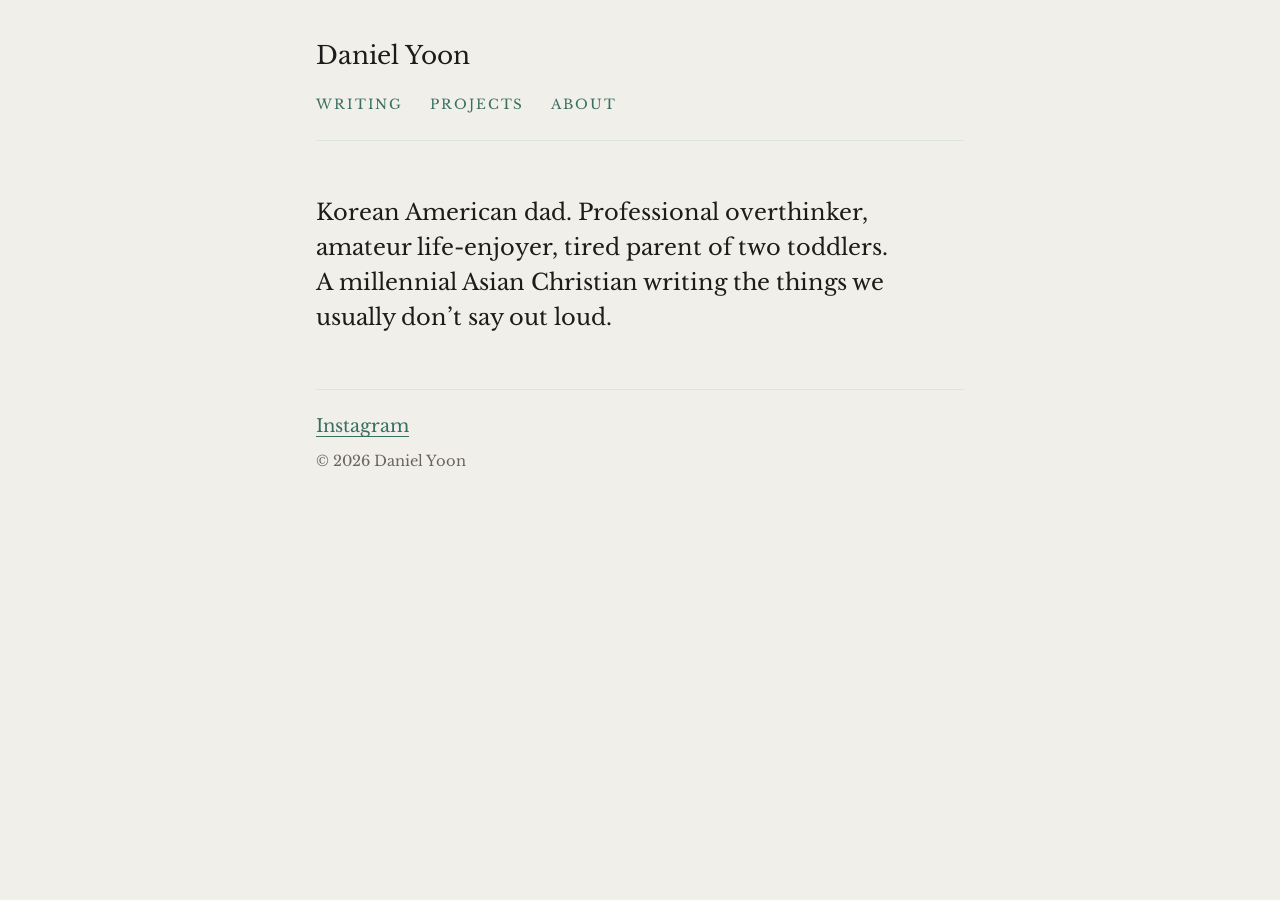
<file: index.html>
<!DOCTYPE html>
<html lang="en">
<head>
  <meta charset="utf-8">
  <!-- Makes the page fit phone screens instead of showing a tiny desktop page -->
  <meta name="viewport" content="width=device-width, initial-scale=1">
  <!-- The name in the browser tab, and the summary search engines show -->
  <title>Daniel Yoon</title>
  <meta name="description" content="Korean American dad. A millennial Asian Christian writing the things we usually don’t say out loud.">

  <!-- What shows when the link is shared in a message or on social media -->
  <meta property="og:title" content="Daniel Yoon">
  <meta property="og:description" content="Korean American dad. A millennial Asian Christian writing the things we usually don’t say out loud.">
  <meta property="og:url" content="https://danielyoonwrites.github.io/">
  <meta property="og:type" content="website">

  <!-- Fonts from Google Fonts: Libre Baskerville (Regular and Italic) for English,
       Nanum Myeongjo ExtraBold for any Korean -->
  <link rel="preconnect" href="https://fonts.googleapis.com">
  <link rel="preconnect" href="https://fonts.gstatic.com" crossorigin>
  <link rel="stylesheet" href="https://fonts.googleapis.com/css2?family=Libre+Baskerville:ital,wght@0,400;1,400&family=Nanum+Myeongjo:wght@800&display=swap">

  <!-- The shared look for every page: colors, fonts, spacing.
       Raise the ?v= number on every page whenever style.css changes,
       so phones load the new copy right away instead of a saved old one. -->
  <link rel="stylesheet" href="style.css?v=2">
</head>
<body>

  <!-- Header: the same on every page. Copy it as is into new pages. -->
  <header class="site-header">
    <a class="site-name" href="index.html">Daniel Yoon</a>
    <nav>
      <ul>
        <!-- aria-current="page" marks the page you’re on. Move it to the matching link on each page.
             There is no Home link: the name "Daniel Yoon" above goes to Home. -->
        <li><a href="writing.html">Writing</a></li>
        <li><a href="projects.html">Projects</a></li>
        <li><a href="about.html">About</a></li>
      </ul>
    </nav>
  </header>

  <!-- The main part of the page. Edit the words here. -->
  <main>
    <p class="intro">Korean American dad. Professional overthinker, amateur life-enjoyer, tired parent of two toddlers. A&nbsp;millennial Asian Christian writing the things we usually don’t say out loud.</p>
  </main>

  <!-- Footer: the same on every page -->
  <footer class="site-footer">
    <p><a href="https://www.instagram.com/theshykoreandad/">Instagram</a></p>
    <p class="small-print">© 2026 Daniel Yoon</p>
  </footer>

</body>
</html>
</file>
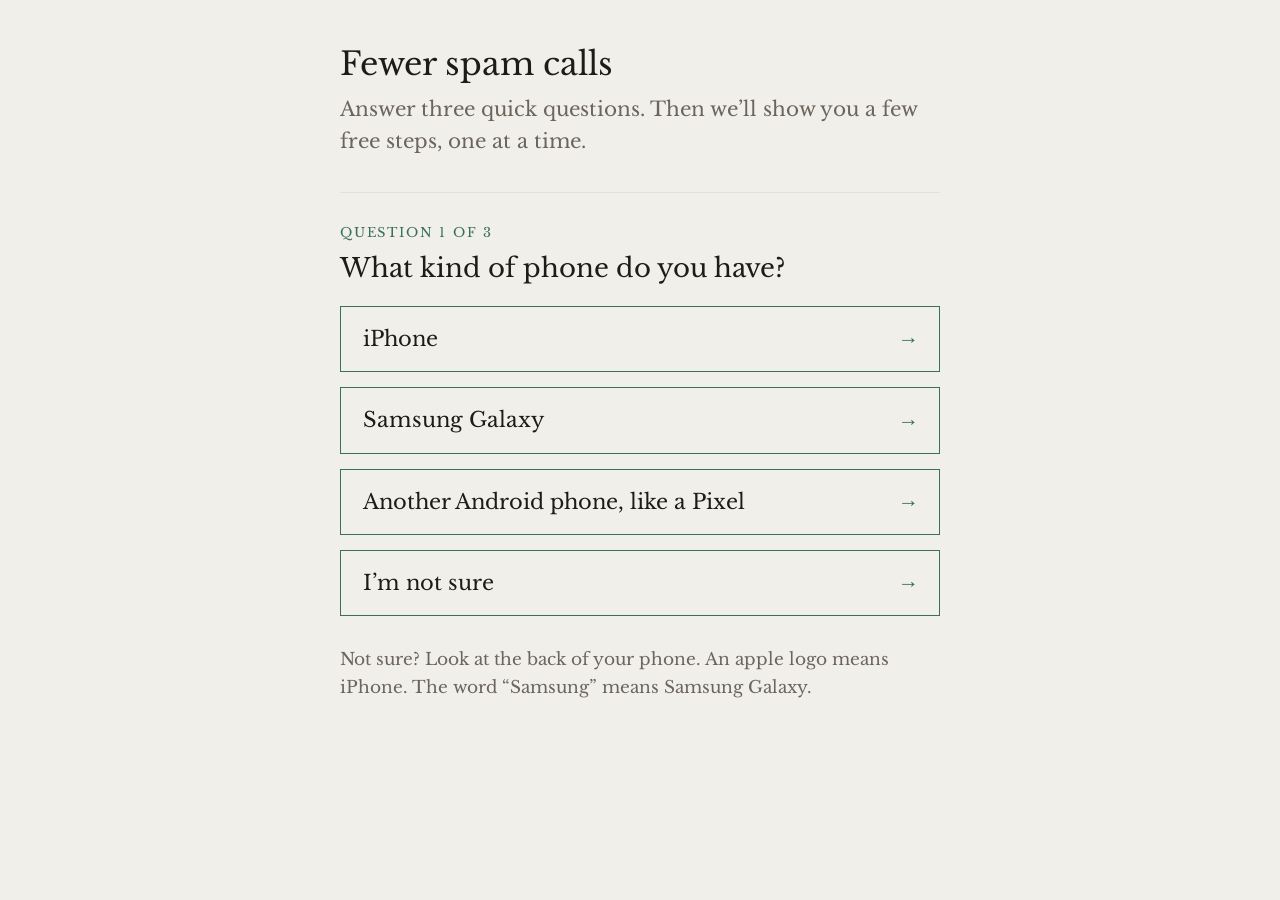
<file: fewer-spam-calls/index.html>
<!DOCTYPE html>
<html lang="en">
<head>
  <meta charset="utf-8">
  <!-- Makes the page fit phone screens instead of showing a tiny desktop page -->
  <meta name="viewport" content="width=device-width, initial-scale=1">
  <title>Fewer spam calls</title>
  <meta name="description" content="Answer three quick questions and get simple, free steps to cut down robocalls and spam calls.">

  <!-- What shows when the link is shared in a message -->
  <meta property="og:title" content="Fewer spam calls">
  <meta property="og:description" content="Answer three quick questions and get simple, free steps to cut down robocalls and spam calls.">
  <meta property="og:url" content="https://danielyoonwrites.github.io/fewer-spam-calls/">
  <meta property="og:type" content="website">

  <!-- Font from Google Fonts: Libre Baskerville, Regular and Italic -->
  <link rel="preconnect" href="https://fonts.googleapis.com">
  <link rel="preconnect" href="https://fonts.gstatic.com" crossorigin>
  <link rel="stylesheet" href="https://fonts.googleapis.com/css2?family=Libre+Baskerville:ital,wght@0,400;1,400&display=swap">

  <!-- The guide's own look: Moon jar colors, bigger text for easy reading -->
  <!-- The "?v=3" makes phones load the newest copy. Raise the number whenever style.css or guide.js changes. -->
  <link rel="stylesheet" href="style.css?v=3">

  <!-- Marks the page as "JavaScript on", so it shows one screen at a time.
       Without JavaScript, every step shows on one page instead. -->
  <script>document.documentElement.classList.add('js');</script>
  <script src="guide.js?v=3" defer></script>
</head>
<body>

  <main>
    <h1>Fewer spam calls</h1>
    <p class="intro">Answer three quick questions. Then we’ll show you a few free steps, one at a time.</p>


    <!-- ============ The three questions ============ -->

    <section class="screen" id="question-phone" data-screen>
      <p class="progress">Question 1 of 3</p>
      <h2 tabindex="-1">What kind of phone do you have?</h2>
      <div class="choices">
        <button class="choice" data-question="phone" data-answer="iphone">iPhone</button>
        <button class="choice" data-question="phone" data-answer="samsung">Samsung Galaxy</button>
        <button class="choice" data-question="phone" data-answer="android">Another Android phone, like a Pixel</button>
        <button class="choice" data-question="phone" data-answer="unsure">I’m not sure</button>
      </div>
      <p class="hint">Not sure? Look at the back of your phone. An apple logo means iPhone. The word “Samsung” means Samsung Galaxy.</p>
    </section>

    <section class="screen" id="question-carrier" data-screen>
      <p class="progress">Question 2 of 3</p>
      <h2 tabindex="-1">Which phone company do you pay?</h2>
      <div class="choices">
        <button class="choice" data-question="carrier" data-answer="tmobile">T-Mobile</button>
        <button class="choice" data-question="carrier" data-answer="verizon">Verizon</button>
        <button class="choice" data-question="carrier" data-answer="att">AT&amp;T</button>
        <button class="choice" data-question="carrier" data-answer="other">Another company, or I’m not sure</button>
      </div>
      <p class="hint">It’s the company on your phone bill.</p>
      <button class="back" data-back>Back</button>
    </section>

    <section class="screen" id="question-state" data-screen>
      <p class="progress">Question 3 of 3</p>
      <h2 tabindex="-1">Do you live in California?</h2>
      <div class="choices">
        <button class="choice" data-question="state" data-answer="california">Yes</button>
        <button class="choice" data-question="state" data-answer="other">No</button>
      </div>
      <button class="back" data-back>Back</button>
    </section>


    <!-- ============ The steps ============
         Each step is one screen. A step with data-phone, data-carrier or data-state
         only shows for people who chose that answer. -->

    <section class="screen step" data-screen data-step>
      <p class="progress"></p>
      <h2 tabindex="-1">Join the Do Not Call list</h2>
      <ul>
        <li>It’s free. You only do it once.</li>
        <li>From this phone, call <a href="tel:18883821222">1-888-382-1222</a> and follow the steps.</li>
        <li>Or sign up at <a href="https://www.donotcall.gov">DoNotCall.gov</a>.</li>
        <li>Sales calls can take up to 31 days to stop.</li>
      </ul>
      <p class="aside">Scammers ignore this list, so keep going.</p>
    </section>

    <section class="screen step" data-screen data-step data-carrier="tmobile">
      <p class="progress"></p>
      <h2 tabindex="-1">Turn on T-Mobile’s free Scam Block</h2>
      <ul>
        <li>Open your Phone app.</li>
        <li>Dial <strong>#662#</strong> and press call.</li>
        <li>That’s it. You can also turn on Scam Block in the free T-Life app.</li>
      </ul>
    </section>

    <section class="screen step" data-screen data-step data-carrier="verizon">
      <p class="progress"></p>
      <h2 tabindex="-1">Turn on Verizon’s free Call Filter</h2>
      <ul>
        <li>Open the Verizon Protect app.</li>
        <li>Tap Services, then Call Filter, then Manage.</li>
        <li>Tap Spam &amp; category filters.</li>
        <li>Turn on the Spam filter switch.</li>
      </ul>
      <p class="aside">Phone can’t use that app? Use the My Verizon app instead.</p>
    </section>

    <section class="screen step" data-screen data-step data-carrier="att">
      <p class="progress"></p>
      <h2 tabindex="-1">Get AT&amp;T’s free ActiveArmor app</h2>
      <ul>
        <li>Download the AT&amp;T ActiveArmor app. It’s free.</li>
        <li>It blocks fraud calls on its own.</li>
        <li>In the app, tap Calls. Set Spam calls to Block.</li>
      </ul>
    </section>

    <section class="screen step" data-screen data-step data-carrier="other">
      <p class="progress"></p>
      <h2 tabindex="-1">Ask your phone company</h2>
      <ul>
        <li>Call your phone company. The number is on your bill.</li>
        <li>Ask: “Do you have free spam call blocking? Can you turn it on for me?”</li>
      </ul>
    </section>

    <!-- iPhone steps follow Apple's guide for iOS 26; check them on iOS 27 (SPEC.md build step 4). -->
    <section class="screen step" data-screen data-step data-phone="iphone">
      <p class="progress"></p>
      <h2 tabindex="-1">Quiet unknown callers on your iPhone</h2>
      <ul>
        <li>First, save your doctor, pharmacy and family as contacts, so they still ring.</li>
        <li>Open Settings. Tap Apps, then Phone.</li>
        <li>Find unknown callers and choose “Silence.” Their calls go to voicemail.</li>
      </ul>
    </section>

    <section class="screen step" data-screen data-step data-phone="samsung">
      <p class="progress"></p>
      <h2 tabindex="-1">Turn on spam blocking on your Samsung</h2>
      <ul>
        <li>Open the Phone app.</li>
        <li>Tap the three dots, then Settings.</li>
        <li>Tap Caller ID and spam protection, and turn it on.</li>
        <li>Turn on Block spam and scam calls.</li>
      </ul>
    </section>

    <section class="screen step" data-screen data-step data-phone="android">
      <p class="progress"></p>
      <h2 tabindex="-1">Turn on spam filtering on your phone</h2>
      <ul>
        <li>Open the Phone app.</li>
        <li>Tap the three dots, then Settings.</li>
        <li>Tap Caller ID and spam.</li>
        <li>Turn on “See caller ID &amp; spam” and “Filter spam calls.”</li>
      </ul>
      <p class="aside">Newer Pixel phones block spam through Call Screen instead, in the same Settings.</p>
    </section>

    <section class="screen step" data-screen data-step data-state="california">
      <p class="progress"></p>
      <h2 tabindex="-1">Use California’s free DROP tool</h2>
      <ul>
        <li>One request asks over 600 companies that sell personal information to delete yours.</li>
        <li>Go to <a href="https://privacy.ca.gov/drop/">privacy.ca.gov/drop</a>.</li>
        <li>It checks that you live in California, then asks for things like your name, date of birth and email. Add your phone number too.</li>
        <li>Write down the 8-digit DROP ID it gives you, and keep it private.</li>
      </ul>
      <p class="aside">Helping a parent? You can send a request for them, with their permission.</p>
    </section>

    <section class="screen step" data-screen data-step>
      <p class="progress"></p>
      <h2 tabindex="-1">When a spam call gets through</h2>
      <ul>
        <li>Hang up.</li>
        <li>Don’t press any buttons, even “press 1 to be removed.”</li>
        <li>Don’t trust caller ID. Scammers fake numbers.</li>
        <li>Spam text? Forward it to <strong>7726</strong>.</li>
      </ul>
      <p class="aside">Want to report a call? Use <a href="https://www.donotcall.gov">DoNotCall.gov</a>. Lost money? Use <a href="https://reportfraud.ftc.gov">ReportFraud.ftc.gov</a>.</p>
    </section>

    <!-- Buttons under each step -->
    <nav class="step-buttons" aria-label="Steps">
      <button class="next" data-next>Done, next step</button>
      <button class="back" data-back>Back</button>
    </nav>


    <!-- ============ The end ============ -->

    <section class="screen" id="finished" data-screen>
      <h2 tabindex="-1">You’re all set</h2>
      <p>You’ll still get a spam call now and then, but fewer of them.</p>
      <button class="choice" data-restart>Start over</button>

      <!-- Where every fact comes from. Update these when the facts are checked again. -->
      <details class="sources">
        <summary>Where this comes from (last checked October 24, 2026)</summary>
        <ul>
          <li><a href="https://consumer.ftc.gov/articles/national-do-not-call-registry-faqs">FTC: National Do Not Call Registry FAQs</a></li>
          <li><a href="https://consumer.ftc.gov/articles/how-block-unwanted-calls">FTC: How to block unwanted calls</a></li>
          <li><a href="https://consumer.ftc.gov/articles/how-recognize-and-report-spam-text-messages">FTC: How to recognize and report spam text messages</a></li>
          <li><a href="https://www.fcc.gov/call-blocking">FCC: Call blocking tools and resources</a></li>
          <li><a href="https://consumer.ftc.gov/articles/robocalls">FTC: Robocalls</a></li>
          <li><a href="https://www.t-mobile.com/support/plans-features/block-unwanted-calls">T-Mobile: Block unwanted calls</a></li>
          <li><a href="https://www.t-mobile.com/support/plans-features/help-with-scams-spam-and-fraud">T-Mobile: Help with scams and spam</a></li>
          <li><a href="https://www.verizon.com/support/knowledge-base-217615/">Verizon: Enable spam filter</a></li>
          <li><a href="https://www.verizon.com/support/call-filter-faqs/">Verizon: Call Filter FAQs</a></li>
          <li><a href="https://www.att.com/support/article/wireless/KM1147710/">AT&amp;T: Use the ActiveArmor app</a></li>
          <li><a href="https://support.apple.com/guide/iphone/screen-and-block-calls-iphe4b3f7823/ios">Apple: Screen and block calls on iPhone</a></li>
          <li><a href="https://support.google.com/phoneapp/answer/3459196">Google: Use caller ID and spam protection</a></li>
          <li><a href="https://www.samsung.com/us/support/answer/ANS10003438/">Samsung: Block spam calls with Smart Call</a></li>
          <li><a href="https://privacy.ca.gov/drop/">California: Delete Request and Opt-out Platform (DROP)</a></li>
          <li><a href="https://privacy.ca.gov/drop/help-with-drop/">California: Help with DROP</a></li>
          <li><a href="https://consumer.drop.privacy.ca.gov/">California: DROP sign-up and terms</a></li>
        </ul>
      </details>

      <!-- Small link back to the website -->
      <p class="made-by"><a href="https://danielyoonwrites.github.io">Made by Daniel Yoon</a></p>
    </section>


  </main>


</body>
</html>
</file>
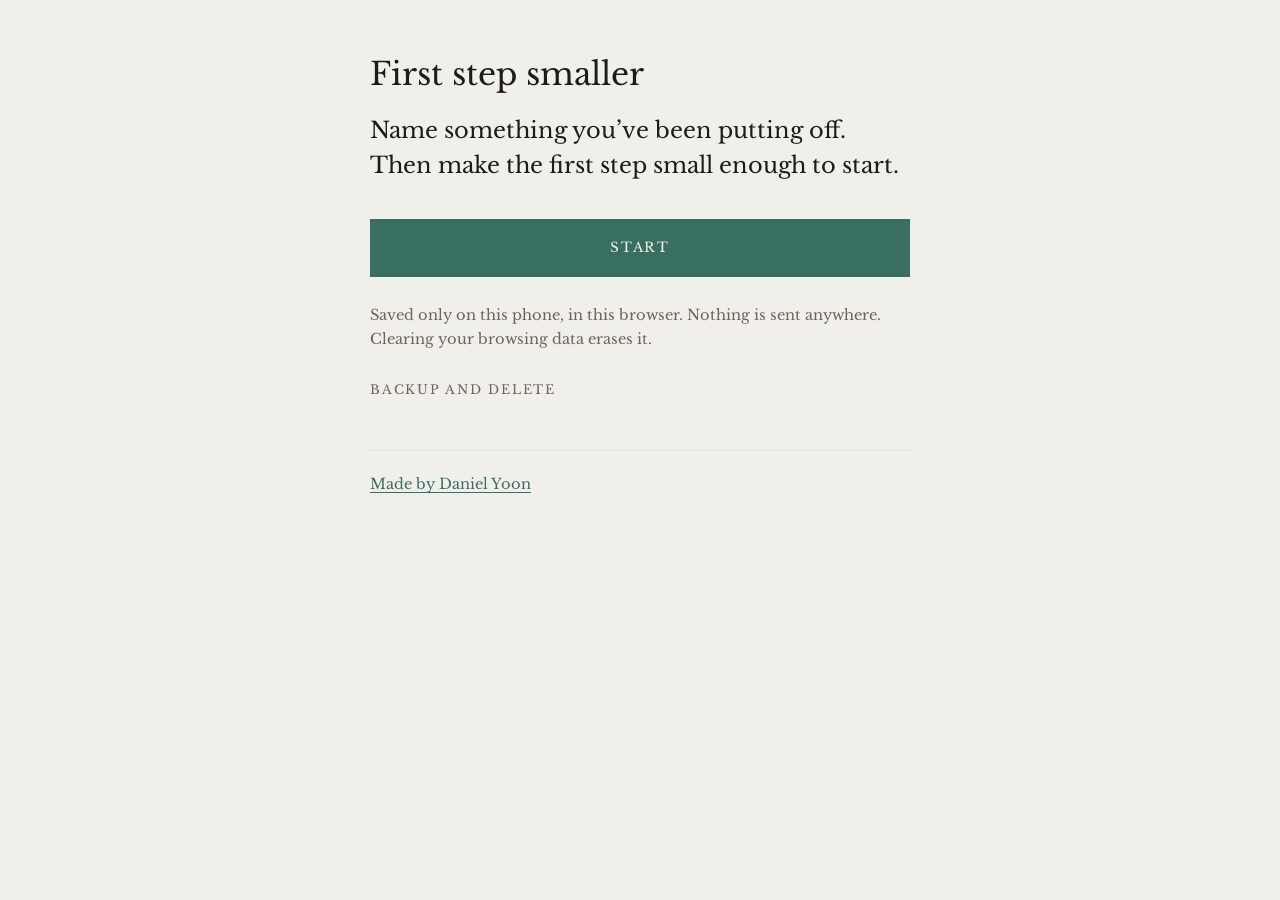
<file: first-step-smaller/index.html>
<!DOCTYPE html>
<html lang="en">
<head>
  <meta charset="utf-8">
  <!-- Makes the page fit phone screens instead of showing a tiny desktop page -->
  <meta name="viewport" content="width=device-width, initial-scale=1">
  <title>First step smaller</title>
  <meta name="description" content="Name something you’ve been putting off, and make the first step small enough to start.">

  <!-- Asks search engines not to list it while the owner tries it out. Remove at stage 3 (see SPEC.md). -->
  <meta name="robots" content="noindex">

  <!-- Font from Google Fonts: Libre Baskerville, Regular and Italic -->
  <link rel="preconnect" href="https://fonts.googleapis.com">
  <link rel="preconnect" href="https://fonts.gstatic.com" crossorigin>
  <link rel="stylesheet" href="https://fonts.googleapis.com/css2?family=Libre+Baskerville:ital,wght@0,400;1,400&display=swap">

  <!-- The app's own look: Moon jar colors, big buttons.
       Raise the ?v= numbers whenever style.css or app.js changes, so phones load the new copy. -->
  <link rel="stylesheet" href="style.css?v=6">
  <script src="app.js?v=9" defer></script>
</head>
<body>

  <main>

    <!-- Each <section class="screen"> is one screen. app.js shows one at a time.
         Edit the words right here. -->

    <!-- Start -->
    <section class="screen active" id="start">
      <h1 tabindex="-1">First step smaller</h1>
      <p class="intro">Name something you’ve been putting off. Then make the first step small enough to start.</p>
      <button type="button" class="primary" data-action="begin">Start</button>

      <!-- Tasks waiting for their next step. app.js fills in the list. -->
      <div class="saved-list" id="waiting" hidden>
        <p class="label">Waiting</p>
        <ul class="rows"></ul>
      </div>

      <!-- Finished tasks open on their own screen -->
      <div class="saved-list" id="finished-link" hidden>
        <p class="label">Finished</p>
        <button type="button" class="row" data-action="history"></button>
      </div>

      <p class="note" id="saved-note">Saved only on this phone, in this browser. Nothing is sent anywhere. Clearing your browsing data erases it.</p>
      <p class="note" id="cant-save" hidden>This browser isn’t letting the app save, so your steps will be forgotten when you close the page.</p>
      <button type="button" class="quiet" data-action="data">Backup and delete</button>
      <noscript><p class="note">This app needs JavaScript turned on in your browser.</p></noscript>
    </section>

    <!-- Any task or step, with the smaller steps inside it. app.js fills it in.
         Tapping a smaller step opens it on this same screen, one level at a time. -->
    <section class="screen" id="node">
      <nav class="crumbs" aria-label="Where you are"></nav>
      <p class="label node-status"></p>
      <h2 class="node-name" tabindex="-1"></h2>
      <p class="node-meta"></p>
      <p class="no-steps">No smaller steps yet.</p>
      <ol class="arc node-arc"></ol>
      <button type="button" class="primary" data-action="do-next">Do the next step</button>
      <button type="button" class="outline" data-action="add">Add a smaller step</button>
      <button type="button" class="outline" data-action="finish-node">I finished it</button>
      <button type="button" class="quiet" data-action="edit">Edit</button>
      <button type="button" class="quiet back" data-action="back">Back</button>
    </section>

    <!-- Edit a task or step: rename, move up or down, move into another task, remove -->
    <section class="screen" id="edit">
      <p class="label">Edit</p>
      <form>
        <h2><label for="edit-text">Name</label></h2>
        <input id="edit-text" type="text" maxlength="120" autocomplete="off">
        <p class="gentle-error" hidden>Type a few words first.</p>
        <button type="submit" class="primary">Save the name</button>
      </form>

      <!-- Moving within its arc (not shown for big tasks) -->
      <div class="move-here">
        <p class="position"></p>
        <div class="pair">
          <button type="button" class="outline" data-action="move-up">Move up</button>
          <button type="button" class="outline" data-action="move-down">Move down</button>
        </div>
      </div>

      <button type="button" class="outline" data-action="move-into">Move into another task</button>
      <button type="button" class="quiet" data-action="make-task">Make it a task of its own</button>
      <button type="button" class="quiet" data-action="remove">Remove</button>
      <button type="button" class="quiet back" data-action="back">Back</button>
    </section>

    <!-- Pick where to move it: tap a task or step -->
    <section class="screen" id="move">
      <p class="label">Move</p>
      <h2 class="move-title" tabindex="-1"></h2>
      <ul class="rows"></ul>
      <p class="no-steps move-none">There’s nowhere else to move it yet.</p>
      <button type="button" class="quiet back" data-action="back">Back</button>
    </section>

    <!-- Add a smaller step inside a task or step, to do now or later -->
    <section class="screen" id="add">
      <form>
        <p class="label add-label"></p>
        <h2><label for="add-text">Add a smaller step</label></h2>
        <input id="add-text" type="text" maxlength="120" autocomplete="off">
        <p class="hint">It goes at the end. The app hands you steps in order, one at a time.</p>
        <p class="gentle-error" hidden>Type a few words first.</p>
        <button type="submit" class="primary">Add it</button>
      </form>
      <button type="button" class="quiet back" data-action="back">Back</button>
    </section>

    <!-- Your data: save a backup file, bring it back, or delete everything -->
    <section class="screen" id="data">
      <p class="label">Your data</p>
      <h2 tabindex="-1">Backup</h2>
      <p>Everything is saved only on this phone, in this browser. A backup is a small file you keep, in Downloads or Google Drive, so you can bring everything back on a new phone or after clearing your browser.</p>
      <button type="button" class="primary" data-action="save-backup">Save a backup</button>
      <p class="note backup-when"></p>
      <p class="note">If nothing downloads, open the app in Chrome. Some apps’ built-in browsers can’t save files.</p>

      <button type="button" class="outline" data-action="restore">Restore a backup</button>
      <!-- The phone's file picker opens when "Restore a backup" is tapped -->
      <input type="file" id="restore-file" accept=".json,application/json" hidden>
      <p class="note">Restoring replaces what’s on this phone with what’s in the backup.</p>
      <p class="gentle-error data-message" hidden></p>

      <button type="button" class="quiet" data-action="delete-all">Delete everything</button>
      <button type="button" class="quiet back" data-action="back">Back</button>
    </section>

    <!-- Finished tasks: tap one to see its arc -->
    <section class="screen" id="history">
      <p class="label">Finished</p>
      <h2 tabindex="-1">What you’ve finished</h2>
      <ul class="rows"></ul>
      <button type="button" class="quiet back" data-action="back">Back</button>
    </section>

    <!-- 1. The big task -->
    <section class="screen" id="name">
      <form>
        <h2><label for="task-name">What have you been putting off?</label></h2>
        <input id="task-name" type="text" maxlength="120" autocomplete="off">
        <p class="hint">A few words is enough, like “Clean the garage.”</p>
        <p class="gentle-error" hidden>Type a few words first.</p>
        <button type="submit" class="primary">Next</button>
      </form>
      <button type="button" class="quiet back" data-action="back">Back</button>
    </section>

    <!-- 2. Make it smaller. The heading changes for the next steps (see app.js). -->
    <section class="screen" id="smaller">
      <form>
        <p class="label task-label"></p>
        <h2><label for="step-text" id="smaller-question">What’s one small thing you could do first?</label></h2>
        <input id="step-text" type="text" maxlength="120" autocomplete="off">
        <p class="hint">Something you could do in about 2 minutes, like “Open the email” or “Clear one shelf.”</p>
        <p class="gentle-error" hidden>Type a few words first.</p>

        <!-- "Need help?" opens short tips when tapped (HTML's own <details>).
             Where each tip comes from is listed in SPEC.md. -->
        <details class="help">
          <summary>Need help?</summary>
          <ul>
            <li>Make it concrete: “Open the email,” not “Deal with email.”</li>
            <li>Pick when and where: “After dinner, at the kitchen table.”</li>
            <li>Only think about the next step. The finish line can wait.</li>
            <li>Waited a long time? Forgive yourself, and start from here.</li>
          </ul>
        </details>

        <button type="submit" class="primary">Next</button>
      </form>
      <button type="button" class="quiet back" data-action="back">Back</button>
    </section>

    <!-- 3. How heavy, before -->
    <section class="screen" id="before">
      <p class="label">Your step</p>
      <p class="step-text"></p>
      <h2 tabindex="-1">How heavy does this step feel?</h2>
      <div class="scale" data-rating="before">
        <button type="button" value="1" aria-label="1, light">1</button>
        <button type="button" value="2">2</button>
        <button type="button" value="3">3</button>
        <button type="button" value="4">4</button>
        <button type="button" value="5" aria-label="5, very heavy">5</button>
      </div>
      <p class="scale-ends" aria-hidden="true"><span>Light</span><span>Very heavy</span></p>
      <button type="button" class="quiet back" data-action="back">Back</button>
    </section>

    <!-- 4. The step, alone -->
    <section class="screen" id="do-it">
      <p class="label">Your step</p>
      <h2 class="big-step step-text" tabindex="-1"></h2>
      <button type="button" class="primary" data-action="done">Done</button>
      <button type="button" class="quiet" data-action="not-now">Not now</button>
    </section>

    <!-- 5. How heavy, after -->
    <section class="screen" id="after">
      <h2 tabindex="-1">How was it, really?</h2>
      <div class="scale" data-rating="after">
        <button type="button" value="1" aria-label="1, light">1</button>
        <button type="button" value="2">2</button>
        <button type="button" value="3">3</button>
        <button type="button" value="4">4</button>
        <button type="button" value="5" aria-label="5, very heavy">5</button>
      </div>
      <p class="scale-ends" aria-hidden="true"><span>Light</span><span>Very heavy</span></p>
    </section>

    <!-- 6. Felt vs. was -->
    <section class="screen" id="result">
      <h2 class="result-line" tabindex="-1"></h2>
      <p class="result-kind"></p>
      <button type="button" class="primary" data-action="one-more">One more small step</button>
      <!-- app.js names the part you're in, like: I finished “Chapter 1” -->
      <button type="button" class="outline finish-part" data-action="finish-part">I finished it</button>
      <button type="button" class="quiet" data-action="stop">Stop here for now</button>
    </section>

    <!-- 7. Finished: the arc of the whole task -->
    <section class="screen" id="finished">
      <p class="label">Finished</p>
      <h2 class="task-name" tabindex="-1"></h2>
      <ol class="arc"></ol>
      <p class="arc-summary"></p>
      <!-- Shown when a part of a bigger task is finished, like "Back to “Write a book”" -->
      <button type="button" class="primary up-button" data-action="up" hidden></button>
      <button type="button" class="primary new-button" data-action="restart">Start something new</button>
    </section>

    <!-- 8. Not now, or stop for now: no guilt -->
    <section class="screen" id="later">
      <h2 tabindex="-1">That’s fine. It’ll wait for you.</h2>
      <p>Come back to it when you’re ready.</p>
      <div class="so-far" hidden>
        <p class="label">So far</p>
        <p class="task-name"></p>
        <ol class="arc"></ol>
      </div>
      <p class="note">It’s saved on this phone, under Waiting on the start screen.</p>
      <button type="button" class="primary" data-action="restart">Back to the start</button>
    </section>

  </main>

  <!-- Small link back to the website -->
  <footer>
    <p><a href="https://danielyoonwrites.github.io">Made by Daniel Yoon</a></p>
  </footer>

</body>
</html>
</file>
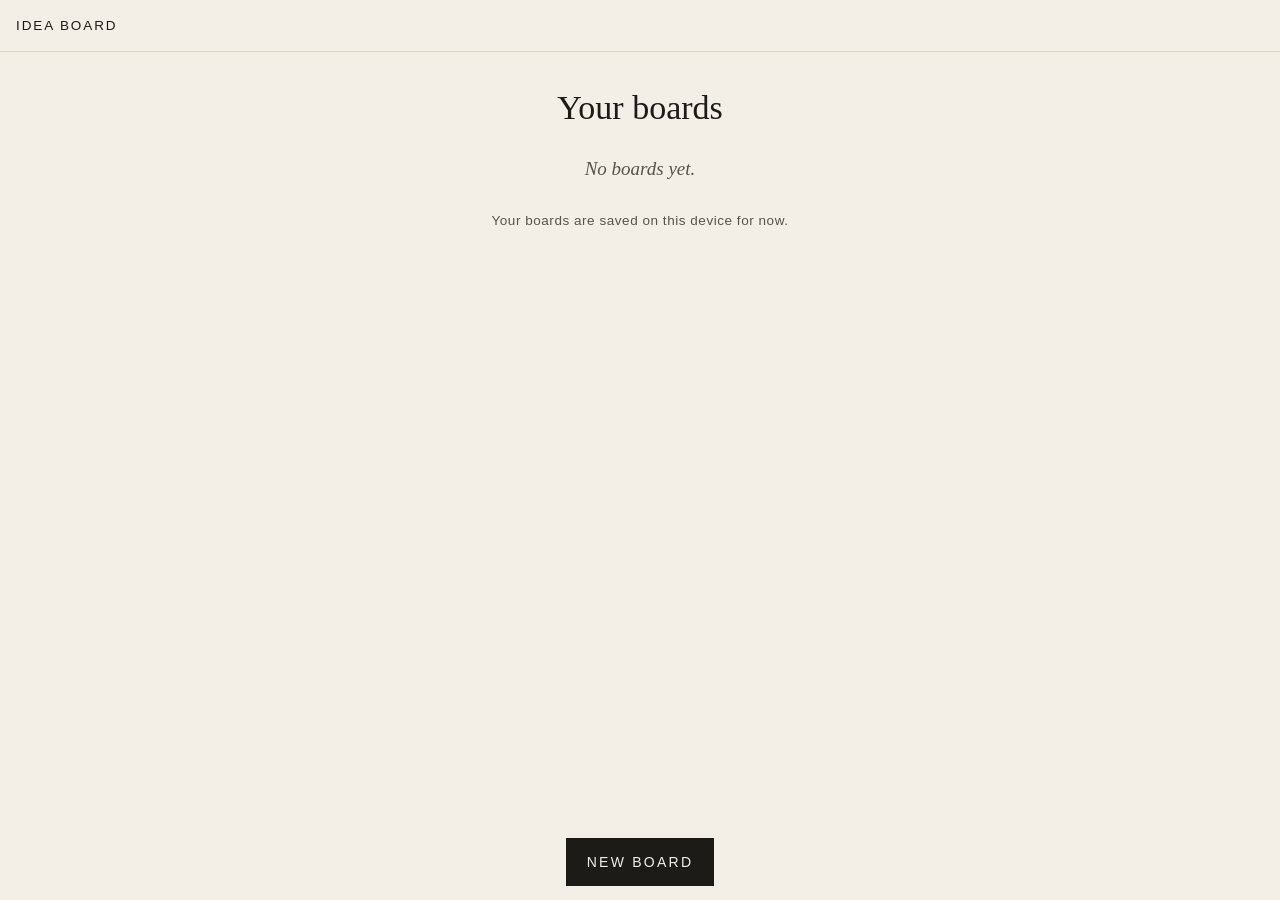
<file: idea-board/index.html>
<!DOCTYPE html>
<html lang="en">
<head>
  <meta charset="utf-8">
  <!-- Makes the page fit phone screens. "resizes-content" makes the page shorter when the
       keyboard opens, so what you're typing stays above the keyboard. -->
  <meta name="viewport" content="width=device-width, initial-scale=1, viewport-fit=cover, interactive-widget=resizes-content">
  <!-- A safety rule for the browser (a "Content-Security-Policy"): this page may only run its own
       script (app.js) and use its own style.css and Google's fonts, and show pictures it makes itself
       ("blob:" links, for the photos saved on this device). It talks to no server yet.
       If you add an outside service (a font, an image, a server), it has to be added here too. -->
  <meta http-equiv="Content-Security-Policy" content="default-src 'none'; script-src 'self'; style-src 'self' https://fonts.googleapis.com; font-src https://fonts.gstatic.com; img-src 'self' data: blob:; base-uri 'none'; form-action 'none'">
  <title>Idea board</title>
  <meta name="description" content="Typed notes, photos and links on one big board.">
  <!-- The color of the phone's top bar, the same warm paper as the app -->
  <meta name="theme-color" content="#F3EFE7">

  <!-- Asks search engines not to list it: the boards are private, and it's used just by the owner for now -->
  <meta name="robots" content="noindex">

  <!-- Fonts from Google Fonts: EB Garamond (Regular and Italic) for reading,
       Jost for small labels and buttons -->
  <link rel="preconnect" href="https://fonts.googleapis.com">
  <link rel="preconnect" href="https://fonts.gstatic.com" crossorigin>
  <link rel="stylesheet" href="https://fonts.googleapis.com/css2?family=EB+Garamond:ital@0;1&family=Jost:wght@400;500&display=swap">

  <!-- The app's own look: "Paper and ink," like Living in the Word (see SPEC.md).
       Raise the ?v= numbers whenever style.css or app.js changes, so phones load the new copy. -->
  <link rel="stylesheet" href="style.css?v=6">
  <script src="app.js?v=6" defer></script>
</head>
<body>

  <!-- Screen 1: your boards, newest first -->
  <section class="screen list-screen" id="list-screen" aria-labelledby="list-title">
    <header class="bar top">
      <span class="name">Idea board</span>
    </header>
    <div class="list-scroll">
      <h1 class="title" id="list-title" tabindex="-1">Your boards</h1>
      <ul class="boards" id="boards"></ul>
      <p class="empty-list" id="no-boards" hidden>No boards yet.</p>
      <p class="small" id="list-note">Your boards are saved on this device for now.</p>
    </div>
  </section>

  <!-- Screen 2: one board. Everything on it sits on the "world," which app.js moves and zooms. -->
  <div class="screen board-screen" id="board-screen" hidden>
    <header class="bar top board-bar">
      <button type="button" class="quiet" id="to-boards" aria-label="Back to your boards">← Boards</button>
      <span class="board-name" id="board-name"></span>
      <button type="button" class="quiet" id="edit-board" aria-label="Rename or remove this board">Edit</button>
    </header>
    <main class="board" id="board" aria-label="Your board. Drag an empty spot to move around. Pinch to zoom.">
      <!-- The faint dots, drawn by app.js exactly where notes and photos settle -->
      <canvas class="dots" id="dots" aria-hidden="true"></canvas>
      <div class="world" id="world"></div>
      <p class="empty" id="empty" hidden>Nothing here yet. Add a note or a photo to start.</p>
      <!-- Not read out by screen readers on every save: it changes after every letter you type -->
      <span class="status" id="status"></span>
    </main>
  </div>

  <!-- At the bottom of the screen: "Note removed. Undo" (for a few seconds after "Remove"),
       then the buttons. On a narrow screen, or with the phone's zoom turned up, the buttons
       go onto two rows instead of running off the edges. -->
  <div class="bottom">
    <div class="removed" id="removed" role="status" hidden>
      <span id="removed-words">Note removed.</span>
      <button type="button" id="undo">Undo</button>
    </div>

    <!-- On the list of boards -->
    <nav class="tools" id="list-tools" aria-label="Your boards">
      <button type="button" class="primary" id="new-board">New board</button>
    </nav>

    <!-- On a board. Phones pinch to zoom, so the − and + only show on a computer. -->
    <nav class="tools" id="board-tools" aria-label="Board tools" hidden>
      <button type="button" class="outline" id="show-all">Show all</button>
      <button type="button" class="outline zoom" id="zoom-out" aria-label="Zoom out">−</button>
      <button type="button" class="outline zoom" id="zoom-in" aria-label="Zoom in">+</button>
      <button type="button" class="primary" id="add-note" aria-label="Add a note or a photo">Add</button>
    </nav>
  </div>

  <!-- A note on its own screen, with a big box to type in. On a new note, until you type,
       "Photo" adds a photo instead: it opens the phone's photo picker (the hidden file chooser). -->
  <section class="editor" id="editor" aria-label="Your note" hidden>
    <div class="bar">
      <button type="button" class="quiet" id="remove-note">Remove</button>
      <span class="bar-end">
        <button type="button" class="outline" id="add-photo" hidden>Photo</button>
        <button type="button" class="primary" id="done">Done</button>
      </span>
    </div>
    <textarea id="note-text" placeholder="Type your note" aria-label="Your note"></textarea>
    <input type="file" id="photo-file" accept="image/*" aria-label="Choose a photo" hidden>
  </section>

  <!-- A photo on its own screen, big -->
  <section class="editor photo-view" id="photo-view" aria-label="Your photo" hidden>
    <div class="bar">
      <button type="button" class="quiet" id="remove-photo">Remove</button>
      <span class="bar-end">
        <button type="button" class="primary" id="photo-done">Done</button>
      </span>
    </div>
    <div class="photo-big"><img id="photo-big" alt="Your photo"></div>
  </section>

  <!-- A board's name on its own screen: for a new board, or to rename or remove one -->
  <section class="editor" id="board-settings" aria-labelledby="board-name-label" hidden>
    <div class="bar">
      <button type="button" class="quiet" id="remove-board">Remove board</button>
      <button type="button" class="primary" id="board-done">Done</button>
    </div>
    <div class="settings">
      <label class="label" id="board-name-label" for="board-name-input">Board name</label>
      <input type="text" id="board-name-input" maxlength="80" autocomplete="off" enterkeyhint="done"
             placeholder="Like “Sermon series” or “Chapter two”">
      <p class="small" id="board-count"></p>

      <!-- Asks before removing a whole board -->
      <div class="confirm" id="confirm-remove" hidden>
        <p id="confirm-words"></p>
        <button type="button" class="primary" id="confirm-yes">Remove</button>
        <button type="button" class="outline" id="confirm-no">Keep it</button>
      </div>
    </div>
  </section>

  <noscript><p class="empty">Idea board needs JavaScript turned on.</p></noscript>

</body>
</html>
</file>
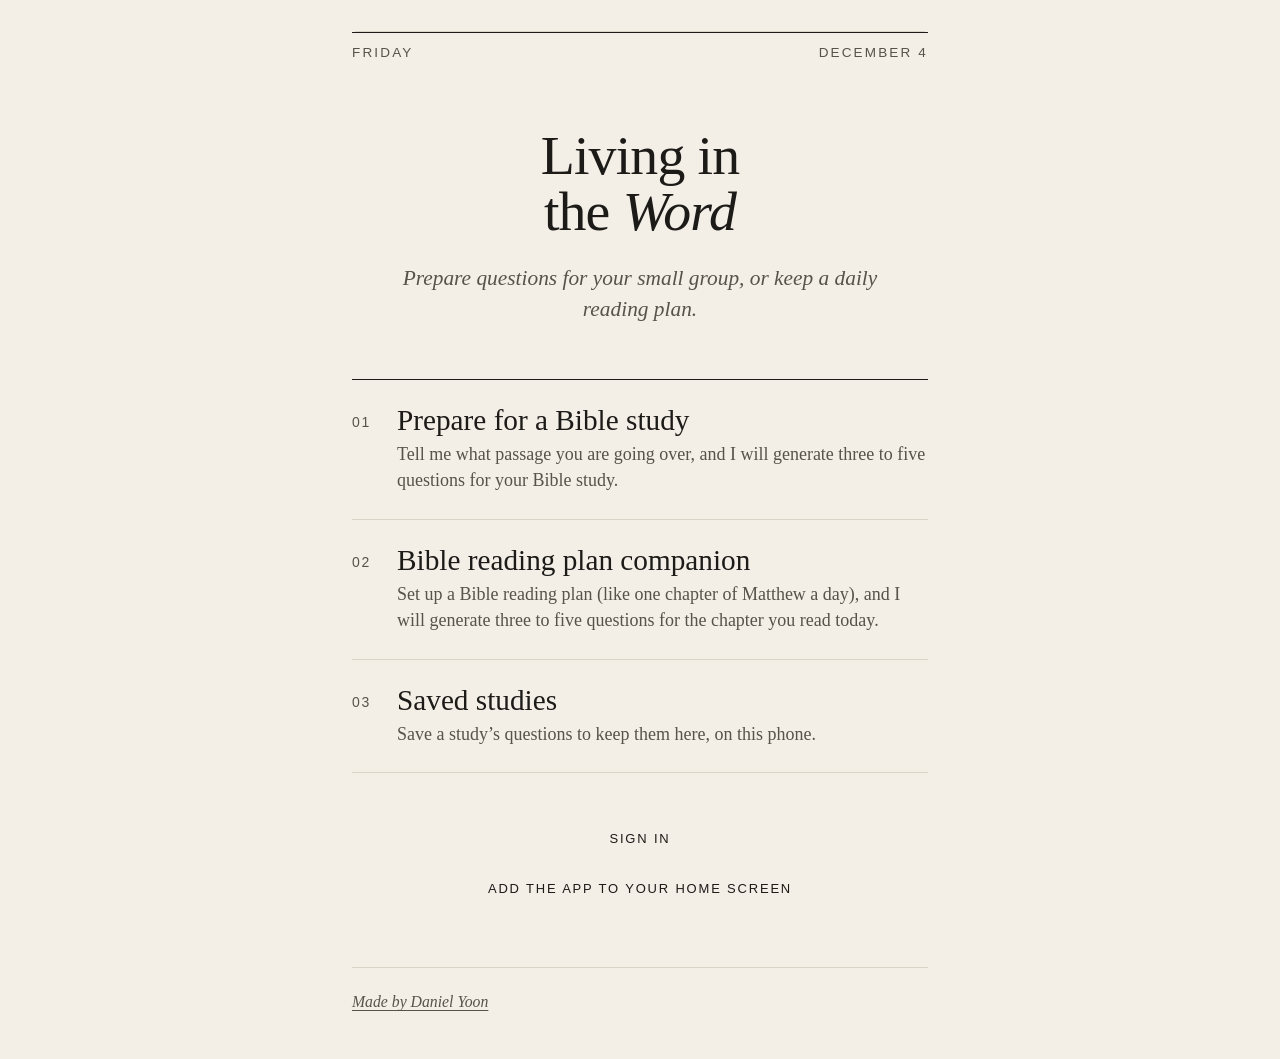
<file: living-in-the-word/index.html>
<!DOCTYPE html>
<html lang="en">
<head>
  <meta charset="utf-8">
  <!-- Makes the page fit phone screens instead of showing a tiny desktop page -->
  <meta name="viewport" content="width=device-width, initial-scale=1">
  <!-- A safety rule for the browser (a "Content-Security-Policy"): this page may only run its own
       script (app.js), use its own style.css and Google's fonts, and talk to the AI helper's server.
       So even if a mistake ever let strange text into the page as code, the browser wouldn't run it.
       If you add a new outside service, it has to be added here too. -->
  <meta http-equiv="Content-Security-Policy" content="default-src 'none'; script-src 'self'; style-src 'self' https://fonts.googleapis.com; font-src https://fonts.gstatic.com; img-src 'self' data:; connect-src 'self' https://living-in-the-word.danyoonsignup.workers.dev; manifest-src 'self'; worker-src 'self'; base-uri 'none'; form-action 'none'">
  <title>Living in the Word</title>
  <meta name="description" content="Type a Bible passage and get discussion questions written for it, for your small group.">
  <!-- The color of the phone's top bar, the same warm paper as the app -->
  <meta name="theme-color" content="#F3EFE7">

  <!-- On the home screen: the app's name, icon and colors are in manifest.webmanifest.
       iPhones also read these lines: the icon, the short name under it,
       and opening like an app (without Safari's address bar). -->
  <link rel="manifest" href="manifest.webmanifest">
  <link rel="apple-touch-icon" href="icons/apple-touch-icon.png">
  <meta name="apple-mobile-web-app-title" content="In the Word">
  <meta name="apple-mobile-web-app-capable" content="yes">

  <!-- Asks search engines not to list it while the owner tries it out. Remove at stage 3 (see SPEC.md). -->
  <meta name="robots" content="noindex">

  <!-- Fonts from Google Fonts: EB Garamond (Regular and Italic) for reading,
       Jost for small labels and buttons -->
  <link rel="preconnect" href="https://fonts.googleapis.com">
  <link rel="preconnect" href="https://fonts.gstatic.com" crossorigin>
  <link rel="stylesheet" href="https://fonts.googleapis.com/css2?family=EB+Garamond:ital@0;1&family=Jost:wght@400;500&display=swap">

  <!-- The app's own look: "Paper and ink" (see SPEC.md).
       Raise the ?v= numbers whenever style.css or app.js changes, so phones load the new copy. -->
  <link rel="stylesheet" href="style.css?v=25">
  <script src="app.js?v=43" defer></script>
</head>
<body>

  <main>

    <!-- Each <section class="screen"> is one screen. app.js shows one at a time.
         Edit the words right here. The questions themselves are at the top of app.js. -->

    <!-- The start: a study for the group, or today's reading -->
    <section class="screen active" id="home">
      <!-- Today's date between two lines, like a magazine's dateline: app.js fills in
           the day and the date, like "Monday" and "October 26" -->
      <p class="label dateline"><span class="today-day"></span><span class="today-date"></span></p>
      <!-- The title, centered like a magazine's opening page (the owner's choice, October 28, 2026) -->
      <div class="home-title">
        <h1 tabindex="-1">Living in<br>the <span class="italic">Word</span></h1>
        <p class="intro">Prepare questions for your small group, or keep a daily reading plan.</p>
      </div>

      <!-- The two choices, as big rows you can tap anywhere. The owner's words (October 26, 2026). -->
      <button type="button" class="row" data-action="study">
        <span class="row-number" aria-hidden="true">01</span>
        <span class="row-title">Prepare for a Bible study</span>
        <span class="row-text">Tell me what passage you are going over, and I will generate three to five questions for your Bible study.</span>
      </button>
      <button type="button" class="row" data-action="reading">
        <span class="row-number" aria-hidden="true">02</span>
        <span class="row-title">Bible reading plan companion</span>
        <span class="row-text">Set up a Bible reading plan (like one chapter of Matthew a day), and I will generate three to five questions for the chapter you read today.</span>
        <!-- Only once a plan is set up: app.js fills this in, like "Next: Matthew 3. Reading 3 of 28." -->
        <span class="row-status plan-status"></span>
      </button>
      <button type="button" class="row" data-action="saved">
        <span class="row-number" aria-hidden="true">03</span>
        <span class="row-title">Saved studies</span>
        <!-- app.js fills this in, like "3 studies saved on this phone." -->
        <span class="row-text saved-count"></span>
      </button>

      <!-- Who's signed in on this phone, with Sign out; or Sign in (sign-up step S3).
           app.js fills it in, like "Signed in as dan@example.com." -->
      <div class="account">
        <p class="note account-status" hidden></p>
        <button type="button" class="quiet" data-action="sign-in" hidden>Sign in</button>
        <!-- Only for the owner: his page for inviting people (sign-up step S4) -->
        <button type="button" class="quiet" data-action="people" hidden>Invite people</button>
        <button type="button" class="quiet" data-action="sign-out" hidden>Sign out</button>
      </div>

      <!-- Install help (store plan step 2): in Chrome, "Install the app" opens Chrome's own
           install window; elsewhere, "Add the app to your home screen" shows the steps for this
           phone. Both stay hidden once the app is opened from the home screen (app.js). -->
      <div class="install">
        <button type="button" class="quiet" data-action="install-now" hidden>Install the app</button>
        <button type="button" class="quiet" data-action="install-how" hidden>Add the app to your home screen</button>
      </div>
      <noscript><p class="note">This app needs JavaScript turned on in your browser.</p></noscript>
    </section>

    <!-- 1. Which passage? -->
    <section class="screen" id="passage">
      <header class="top-bar">
        <button type="button" class="back" data-action="back">Back</button>
        <span class="wordmark">Living in the Word</span>
      </header>
      <p class="label">Prepare a study</p>
      <form>
        <h2><label for="passage-text">Which passage?</label></h2>
        <!-- Two ways to say which passage: choose it from the Bible (the screens below), or type it.
             The picker comes first, so both read as ways to choose the passage, and only
             "Go deeper with AI" starts the questions (the owner asked, October 26, 2026). -->
        <button type="button" class="choose" data-action="choose">Choose from the Bible</button>
        <label class="field-label" for="passage-text">Or type it</label>
        <input id="passage-text" type="text" maxlength="80" autocomplete="off" autocapitalize="words">
        <p class="hint">A verse, a chapter or a longer passage, like “John 4:1-26.”</p>
        <p class="gentle-error" hidden>Type a passage first, or choose one from the Bible.</p>
        <button type="submit" class="primary">Go deeper with AI</button>
      </form>
      <!-- Says plainly what the button does: the AI writes new questions every time -->
      <p class="note">The AI helper writes 3 to 5 new study questions just for this passage. It can take up to a minute. You can change any of them before you share. Only the passage name is sent.</p>
    </section>

    <!-- Choose from the Bible (the passage picker): Old or New Testament, then the book,
         the chapter and the verses, one screen each. app.js fills in the books and numbers.
         The verse numbers follow the NASB, ESV and NIV (VERSES in app.js). -->
    <section class="screen" id="pick-testament">
      <header class="top-bar">
        <button type="button" class="back" data-action="back">Back</button>
        <span class="wordmark">Living in the Word</span>
      </header>
      <p class="label">Prepare a study</p>
      <h2 tabindex="-1">Choose from the Bible</h2>
      <button type="button" class="row" data-action="pick-old">
        <span class="row-title">Old Testament</span>
        <span class="row-text">Genesis to Malachi, 39 books</span>
      </button>
      <button type="button" class="row" data-action="pick-new">
        <span class="row-title">New Testament</span>
        <span class="row-text">Matthew to Revelation, 27 books</span>
      </button>
    </section>

    <section class="screen" id="pick-book">
      <header class="top-bar">
        <button type="button" class="back" data-action="back">Back</button>
        <span class="wordmark">Living in the Word</span>
      </header>
      <!-- app.js fills in "Old Testament" or "New Testament", and its books -->
      <p class="label pick-testament-name"></p>
      <h2 tabindex="-1">Which book?</h2>
      <div class="pick-grid book-grid"></div>
    </section>

    <section class="screen" id="pick-chapter">
      <header class="top-bar">
        <button type="button" class="back" data-action="back">Back</button>
        <span class="wordmark">Living in the Word</span>
      </header>
      <!-- app.js fills in the book, like "Genesis", and its chapters ("Which psalm?" for Psalms) -->
      <p class="label pick-book-name"></p>
      <h2 class="pick-chapter-question" tabindex="-1">Which chapter?</h2>
      <div class="pick-grid number-grid chapter-grid"></div>
    </section>

    <section class="screen" id="pick-verses">
      <header class="top-bar">
        <button type="button" class="back" data-action="back">Back</button>
        <span class="wordmark">Living in the Word</span>
      </header>
      <!-- app.js fills in the chapter, like "John 3", and its verses -->
      <p class="label pick-chapter-name"></p>
      <h2 tabindex="-1">Which verses?</h2>
      <button type="button" class="outline whole-chapter" data-action="pick-whole" aria-pressed="false">The whole chapter</button>
      <p class="hint">Or tap the first verse, then the last.</p>
      <div class="pick-grid number-grid verse-grid"></div>
      <!-- Only for a chapter with a verse the ESV and NIV have only in a footnote, like Matthew 17:21 -->
      <p class="note footnote-note" hidden></p>
      <!-- Shows once something is chosen, and stays at the bottom of the screen while you scroll -->
      <div class="pick-bar" hidden>
        <p class="pick-choice" role="status"></p>
        <button type="button" class="primary" data-action="pick-go">Go deeper with AI</button>
      </div>
    </section>

    <!-- 2. The questions: 5 written by the AI helper for this passage (see AI-PLAN.md).
         Edit, remove or add. app.js fills in the list. -->
    <section class="screen" id="questions">
      <header class="top-bar">
        <button type="button" class="back" data-action="back">Back</button>
        <span class="wordmark">Living in the Word</span>
      </header>
      <p class="label">Questions</p>
      <h2 class="passage-name big-title" tabindex="-1"></h2>
      <p class="study-tip">Read it aloud, then go through the questions together.</p>

      <!-- The passage itself (ESV), in a fold-out. app.js fills it in when it arrives,
           or shows just the esv.org link if it can't (see "The Bible text" in SPEC.md). -->
      <details class="scripture" hidden>
        <summary><span class="scripture-title"></span> <span class="scripture-tag">ESV</span></summary>
        <div class="scripture-text"></div>
        <p class="note scripture-notice"></p>
        <p class="note"><a class="esv-link" href="https://www.esv.org/" target="_blank" rel="noopener">Read it on esv.org</a></p>
      </details>
      <!-- When the passage itself can't show: a big link to it on esv.org (app.js adds the passage name) -->
      <p class="esv-only" hidden><a class="esv-link" href="https://www.esv.org/" target="_blank" rel="noopener">Read it on esv.org</a></p>

      <p class="note suggest-status" role="status" hidden></p>
      <!-- Shown only when the passage isn't recognized (style.css, "not-found"): back to the box to fix it -->
      <button type="button" class="primary change-passage" data-action="back">Change the passage</button>
      <!-- Only on the test link (add ?test to the address): what each answer cost -->
      <p class="note test-cost" hidden></p>

      <!-- The AI's commentary for the leader: one short paragraph (the main point, background,
           anything to be ready for), in a fold-out that starts open; tap to close it. Never shared. -->
      <details class="leader-note" hidden>
        <summary>For the leader</summary>
        <p class="leader-note-text"></p>
      </details>

      <!-- Shown only while the AI writes: five quiet lines that gently fade in and out -->
      <div class="writing-placeholder" aria-hidden="true"><span></span><span></span><span></span><span></span><span></span></div>

      <!-- role="list" keeps it a list for screen readers, since the numbers are drawn by style.css -->
      <ol class="question-list" role="list"></ol>
      <p class="no-steps no-questions" hidden>No questions yet.</p>
      <p class="hint">Tap a question to change its words.</p>

      <button type="button" class="outline" data-action="add">Add a question</button>
      <button type="button" class="quiet suggest" data-action="suggest">Write new questions</button>

      <!-- Save keeps the questions on this phone (see "Saved studies" in SPEC.md). Share or Copy
           sends the passage and questions as plain text; the note for the leader is never included.
           This bar stays at the bottom of the screen while you scroll. -->
      <div class="share-pair">
        <!-- app.js fills in the words, like "Save these questions for John 1" -->
        <button type="button" class="primary save-button" data-action="save">Save</button>
        <button type="button" class="outline" data-action="share">Share</button>
        <button type="button" class="outline" data-action="copy">Copy</button>
      </div>
      <p class="note share-status" role="status" hidden></p>
      <!-- Shown only if copying doesn't work in this browser: the text, to select by hand -->
      <textarea class="share-text" readonly hidden aria-label="The study, to copy by hand"></textarea>
      <!-- Only for a saved study. Right under the Save bar, so it reads as part of it (the owner asked) -->
      <button type="button" class="quiet unsave" data-action="unsave" hidden>Remove from saved studies</button>

      <p class="note save-note">Tap Save to keep these questions on this phone. Nothing is shared until you tap Share or Copy.</p>
    </section>

    <!-- Saved studies: app.js fills in the list, newest first -->
    <section class="screen" id="saved">
      <header class="top-bar">
        <button type="button" class="back" data-action="back">Back</button>
        <span class="wordmark">Living in the Word</span>
      </header>
      <p class="label">Kept on this phone</p>
      <h2 tabindex="-1">Saved studies</h2>
      <ul class="saved-list" role="list"></ul>
      <p class="note no-saved" hidden>Nothing saved yet. Prepare a study, then tap Save under its questions to keep them here.</p>
      <p class="note">Saved only on this phone, in this browser. Clearing the browser’s data clears them too.</p>
      <!-- Hidden when the app is already opened from the home screen (app.js, "Works without reception") -->
      <p class="note install-tip">Tip: add the app to your home screen from the start screen, and it opens even without reception.</p>
    </section>

    <!-- Install help: the steps for this phone, iPhone or Android (the owner's choice, October 29,
         2026). app.js shows the right ones ("Install help"). The menu names come from search
         results (October 29, 2026). -->
    <section class="screen" id="install">
      <header class="top-bar">
        <button type="button" class="back" data-action="back">Back</button>
        <span class="wordmark">Living in the Word</span>
      </header>
      <p class="label">On your phone</p>
      <h2 tabindex="-1">Add the app to your home screen</h2>
      <p class="study-tip">Then it opens like an app, even without reception.</p>

      <div class="install-steps install-iphone" hidden>
        <p class="label">On an iPhone</p>
        <ol>
          <li>Open this page in Safari.</li>
          <li>Tap ⋯ beside the address, then Share. On older iPhones, tap Share at the bottom.</li>
          <li>Scroll down and tap Add to Home Screen.</li>
          <li>If you see “Open as Web App,” leave it on. Then tap Add.</li>
        </ol>
      </div>

      <div class="install-steps install-android" hidden>
        <p class="label">On Android</p>
        <ol>
          <li>Open this page in Chrome.</li>
          <li>Tap ⋮, Chrome’s menu.</li>
          <li>Tap Install app, or Add to Home screen, then Install.</li>
        </ol>
      </div>

      <p class="note">Already on your home screen? Open it from there.</p>
    </section>

    <!-- Reading plan: set it up once. Chapter counts are at the top of the reading plan part of app.js. -->
    <section class="screen" id="plan-setup">
      <header class="top-bar">
        <button type="button" class="back" data-action="back">Back</button>
        <span class="wordmark">Living in the Word</span>
      </header>
      <p class="label">Reading plan</p>
      <h2 tabindex="-1">Set up a reading plan</h2>
      <form>
        <label class="field-label" for="plan-book">Book</label>
        <select id="plan-book"></select>

        <!-- 1, 2 or 3, as three boxes side by side; the chosen one is filled in -->
        <fieldset class="pace">
          <legend class="field-label">Chapters a day</legend>
          <label><input type="radio" name="pace" value="1" checked><span>1</span></label>
          <label><input type="radio" name="pace" value="2"><span>2</span></label>
          <label><input type="radio" name="pace" value="3"><span>3</span></label>
        </fieldset>

        <label class="field-label" for="plan-start">Start</label>
        <input id="plan-start" type="date">

        <!-- app.js fills this in, like "28 readings. If you read every day, you’ll finish Sat, Nov 28." -->
        <p class="plan-summary"></p>
        <button type="submit" class="primary">Start the plan</button>
        <!-- Shown only if this browser won't save the plan (app.js, the plan setup) -->
        <p class="gentle-error" role="status" hidden></p>
      </form>
      <p class="note">Saved only on this phone, in this browser. A missed day just waits for you.</p>
    </section>

    <!-- Reading plan: today's reading, with questions to think about -->
    <section class="screen" id="today">
      <header class="top-bar">
        <button type="button" class="back" data-action="back">Back</button>
        <span class="wordmark">Living in the Word</span>
      </header>
      <p class="label reading-count"></p>
      <h2 class="reading-name big-title" tabindex="-1"></h2>
      <p class="study-tip read-own">Read it in your own Bible.</p>

      <!-- The passage itself (ESV), in a fold-out. app.js fills it in when it arrives,
           or shows just the esv.org link if it can't (see "The Bible text" in SPEC.md). -->
      <details class="scripture" hidden>
        <summary><span class="scripture-title"></span> <span class="scripture-tag">ESV</span></summary>
        <div class="scripture-text"></div>
        <p class="note scripture-notice"></p>
        <p class="note"><a class="esv-link" href="https://www.esv.org/" target="_blank" rel="noopener">Read it on esv.org</a></p>
      </details>
      <!-- When the passage itself can't show: a big link to it on esv.org (app.js adds the passage name) -->
      <p class="esv-only" hidden><a class="esv-link" href="https://www.esv.org/" target="_blank" rel="noopener">Read it on esv.org</a></p>
      <p class="note reading-early" hidden></p>

      <!-- The "check it" line, when the AI wrote this reading's questions (CHECK_IT in app.js) -->
      <p class="note reading-check" hidden></p>

      <!-- The AI's short note on this reading, in a fold-out that starts open -->
      <details class="reading-note" hidden>
        <summary>A note on this reading</summary>
        <p class="reading-note-text"></p>
      </details>

      <p class="label reflect-label">To think about</p>
      <div class="writing-placeholder" aria-hidden="true"><span></span><span></span><span></span><span></span><span></span></div>
      <ol class="reflect-list" role="list"></ol>
      <p class="note reading-status" role="status" hidden></p>
      <!-- Shown when the AI helper is set up but this phone isn't signed in (and has no passcode),
           or its questions couldn't be written -->
      <button type="button" class="quiet reading-ai" data-action="reading-ai" hidden>Questions for this reading</button>

      <button type="button" class="primary" data-action="done-reading">Done for today</button>
      <button type="button" class="quiet" data-action="end-plan">End this plan</button>
    </section>

    <!-- Reading plan: after "Done for today", or the whole book finished -->
    <section class="screen" id="reading-done">
      <header class="top-bar">
        <button type="button" class="back" data-action="back">Back</button>
        <span class="wordmark">Living in the Word</span>
      </header>
      <p class="label">Reading plan</p>
      <h2 class="done-title big-title" tabindex="-1"></h2>
      <p class="done-next"></p>
      <button type="button" class="outline next-now" data-action="read-ahead">Read the next one now</button>
      <button type="button" class="outline new-plan" data-action="new-plan" hidden>Start a new plan</button>
      <button type="button" class="quiet" data-action="home">Back to the start</button>
    </section>

    <!-- Sign in, 1: the email address (sign-up step S3, see SIGNUP-PLAN.md).
         "novalidate" lets app.js show its own gentle messages instead of the browser's. -->
    <section class="screen" id="sign-in">
      <header class="top-bar">
        <button type="button" class="back" data-action="back">Back</button>
        <span class="wordmark">Living in the Word</span>
      </header>
      <form novalidate>
        <p class="label">AI helper</p>
        <h2 tabindex="-1">Sign in</h2>
        <p class="sign-in-text">Type your email address, and you’ll get a code by email.</p>
        <label class="field-label" for="sign-in-email">Email address</label>
        <input id="sign-in-email" type="email" autocomplete="email" autocapitalize="none" spellcheck="false">
        <p class="hint">The AI helper is invite only for now.</p>
        <p class="gentle-error sign-in-message" hidden></p>
        <button type="submit" class="primary">Email me a code</button>
      </form>
      <!-- While sign-ups are being built, the passcode still works (it goes away in step S6) -->
      <button type="button" class="quiet" data-action="use-passcode">Have a passcode? Use it instead</button>
    </section>

    <!-- Sign in, 2: the code from the email. The server answers the same way for any address,
         so nobody can find out who's invited: hence "If ... is invited". -->
    <section class="screen" id="sign-in-code">
      <header class="top-bar">
        <button type="button" class="back" data-action="back">Back</button>
        <span class="wordmark">Living in the Word</span>
      </header>
      <form novalidate>
        <p class="label">AI helper</p>
        <h2 tabindex="-1">Check your email</h2>
        <!-- app.js fills in the address -->
        <p class="sign-in-text">If <span class="code-sent-to"></span> is invited, a 6-digit code is on its way.</p>
        <label class="field-label" for="sign-in-code-text">Code</label>
        <input id="sign-in-code-text" type="text" inputmode="numeric" autocomplete="one-time-code" maxlength="12" spellcheck="false">
        <p class="hint">It works for 10 minutes. Nothing yet? Check your spam folder.</p>
        <p class="gentle-error sign-in-message" hidden></p>
        <button type="submit" class="primary">Sign in</button>
      </form>
      <button type="button" class="quiet" data-action="new-code">Send a new code</button>
      <button type="button" class="quiet" data-action="back">Use a different email</button>
    </section>

    <!-- The AI helper's passcode, asked once and saved on this phone. Reached from the sign-in
         screen, or when a saved passcode stops working. It goes away in sign-up step S6. -->
    <section class="screen" id="passcode">
      <header class="top-bar">
        <button type="button" class="back" data-action="back">Back</button>
        <span class="wordmark">Living in the Word</span>
      </header>
      <form>
        <p class="label">AI helper</p>
        <h2><label for="passcode-text">Passcode</label></h2>
        <input id="passcode-text" type="password" autocomplete="off" autocapitalize="none" spellcheck="false">
        <p class="hint">Type it once. It’s saved only on this phone, in this browser.</p>
        <p class="gentle-error empty-passcode" hidden>Type the passcode first.</p>
        <p class="gentle-error wrong-passcode" hidden>That passcode didn’t work. Try again.</p>
        <button type="submit" class="primary">Save and write questions</button>
      </form>
    </section>

    <!-- The owner's page (sign-up step S4): the people he invited, how many sets of questions
         each used today, and Turn off. Only the owner sees "Invite people" on the start screen,
         and the server checks that it's him every time. app.js fills in the list. -->
    <section class="screen" id="people">
      <header class="top-bar">
        <button type="button" class="back" data-action="back">Back</button>
        <span class="wordmark">Living in the Word</span>
      </header>
      <p class="label">AI helper</p>
      <h2 tabindex="-1">Invite people</h2>
      <p class="sign-in-text">Only the people you invite can sign in. Only you can see this page.</p>
      <button type="button" class="primary" data-action="invite">Invite someone</button>
      <button type="button" class="quiet" data-action="send-link">Send the app’s link</button>
      <p class="hint">Inviting emails them the app’s link and how to sign in. You can also send the link yourself, in KakaoTalk or a text.</p>
      <!-- Like "Invited Sarah." or "Loading…" -->
      <p class="people-status" role="status" hidden></p>
      <!-- The daily AI limits, and today's use (the owner's choice "A", October 29, 2026).
           Edit the words here; app.js fills in the numbers from the server. -->
      <div class="people-limits" hidden>
        <p class="label">Daily AI limits</p>
        <p class="note">To keep the AI’s cost safe, each person can write up to <span class="limit-each"></span> sets of questions a day, and everyone together up to <span class="limit-all"></span>. A set is one Bible study, one reading-plan day, or one tap of “Write new questions.” The counts start over at midnight Pacific time.</p>
        <p class="note">Today you’ve used <span class="used-you"></span> of your <span class="limit-each"></span>. Everyone together has used <span class="used-all"></span> of <span class="limit-all"></span>, counting phones that use the passcode.</p>
      </div>
      <ul class="people-list" role="list"></ul>
      <p class="note no-people" hidden>No one invited yet.</p>
    </section>

    <!-- Inviting someone (the owner's page). They can sign in with this address right away. -->
    <section class="screen" id="invite">
      <header class="top-bar">
        <button type="button" class="back" data-action="back">Back</button>
        <span class="wordmark">Living in the Word</span>
      </header>
      <form novalidate>
        <p class="label">AI helper</p>
        <h2 tabindex="-1">Invite someone</h2>
        <p class="sign-in-text">They’ll get an email with the app’s link, and can sign in with this address right away.</p>
        <label class="field-label" for="invite-email">Their email address</label>
        <input id="invite-email" type="email" autocomplete="off" autocapitalize="none" spellcheck="false">
        <label class="field-label" for="invite-name">Their name</label>
        <input id="invite-name" type="text" autocomplete="off" maxlength="60">
        <p class="hint">Optional. The email greets them with it (“Hi Sarah,”), and your list shows it.</p>
        <p class="gentle-error" hidden></p>
        <button type="submit" class="primary">Invite</button>
      </form>
    </section>

  </main>

  <!-- Small link back to the website -->
  <footer>
    <p><a href="https://danielyoonwrites.github.io">Made by Daniel Yoon</a></p>
  </footer>

</body>
</html>
</file>
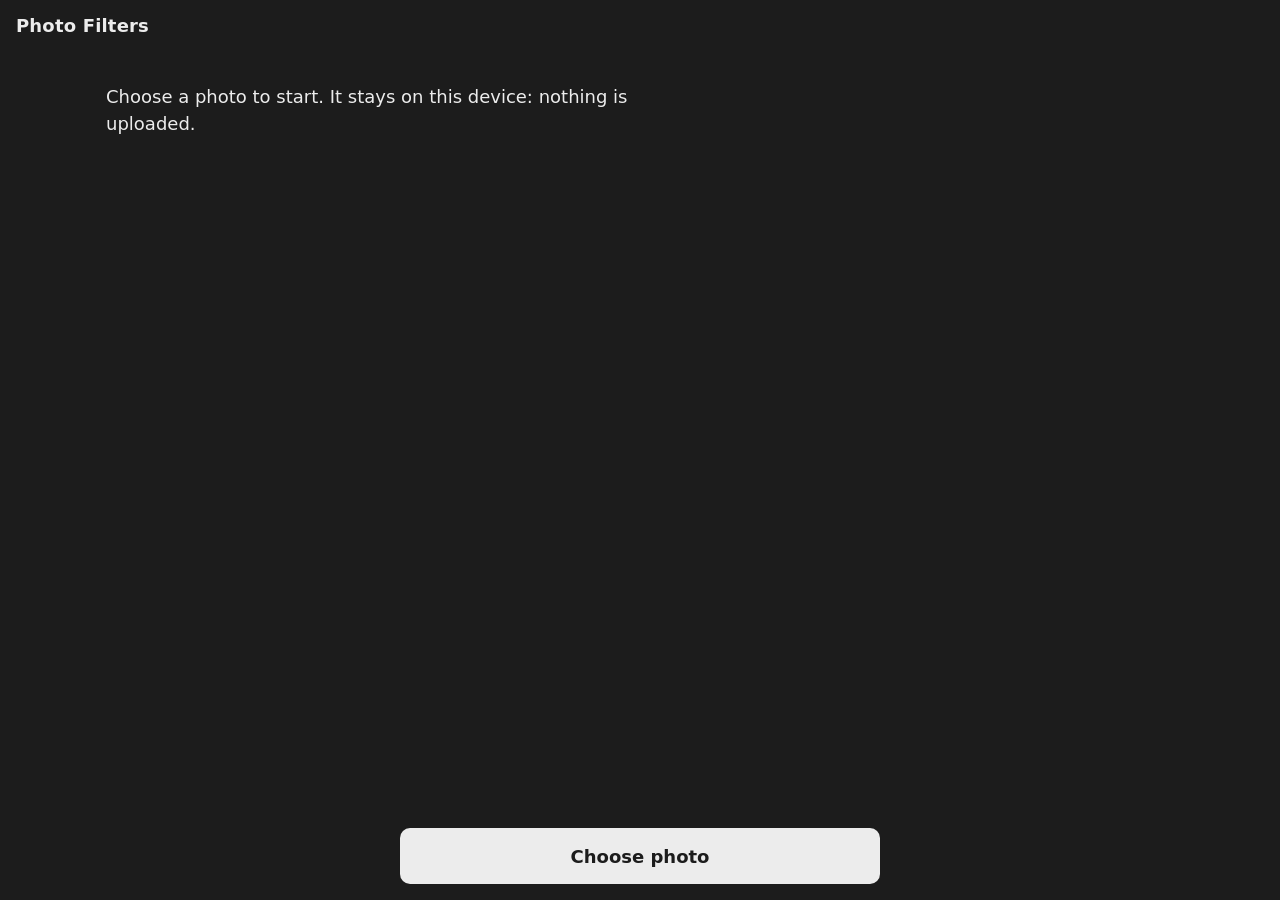
<file: photo-filters/index.html>
<!doctype html>
<html lang="en">
<head>
  <meta charset="utf-8">
  <meta name="viewport" content="width=device-width, initial-scale=1, viewport-fit=cover">
  <!-- A safety rule for the browser (a "Content-Security-Policy"): this page may only run its own
       scripts, use its own style sheet (style.css), start its own background helper (worker.js),
       and show pictures from this site or ones made on this device ("blob:"). It can't connect to
       any other site, so a photo can't be sent anywhere. If you ever add an outside service, it
       has to be added here too. (Safari before version 15.5 reads "child-src" for the helper;
       newer browsers read "worker-src".) -->
  <meta http-equiv="Content-Security-Policy" content="default-src 'none'; script-src 'self'; worker-src 'self'; child-src 'self'; style-src 'self'; img-src 'self' blob:; base-uri 'none'; form-action 'none'">
  <title>Photo Filters</title>
  <meta name="description" content="Dan's own looks for his photos, made on this device.">
  <!-- Not listed in search engines: it's just for Dan -->
  <meta name="robots" content="noindex">
  <meta name="theme-color" content="#1c1c1c">
  <!-- Raise the ?v= number whenever a file changes, so phones load the new copy -->
  <link rel="stylesheet" href="style.css?v=2">
  <script src="looks.js?v=1" defer></script>
  <script src="app.js?v=2" defer></script>
</head>
<body>
  <header class="top">
    <h1>Photo Filters</h1>
  </header>

  <main>
    <!-- Shown until a photo is chosen -->
    <p id="intro" class="intro">Choose a photo to start. It stays on this device: nothing is uploaded.</p>

    <!-- The chosen photo, right side up: as it is, and in the Warm natural look -->
    <section id="photo" class="photo" hidden>
      <div class="pair">
        <figure class="tile">
          <figcaption>Original</figcaption>
          <canvas id="original" role="img" aria-label="Your photo, as it is"></canvas>
        </figure>
        <figure class="tile">
          <figcaption>Warm natural</figcaption>
          <canvas id="look" role="img" aria-label="Your photo in the Warm natural look"></canvas>
        </figure>
      </div>
      <p id="size" class="size"></p>
    </section>

    <!-- "Opening the photo…," "Making the Warm natural look…," and plain-words problems -->
    <p id="message" class="message" role="status" hidden></p>
  </main>

  <!-- At the bottom, where a thumb reaches it when holding the phone in one hand -->
  <footer class="bottom">
    <button type="button" id="choose" class="main-button">Choose photo</button>
    <input type="file" id="file" accept="image/*" aria-label="Choose a photo" hidden>
  </footer>
</body>
</html>
</file>
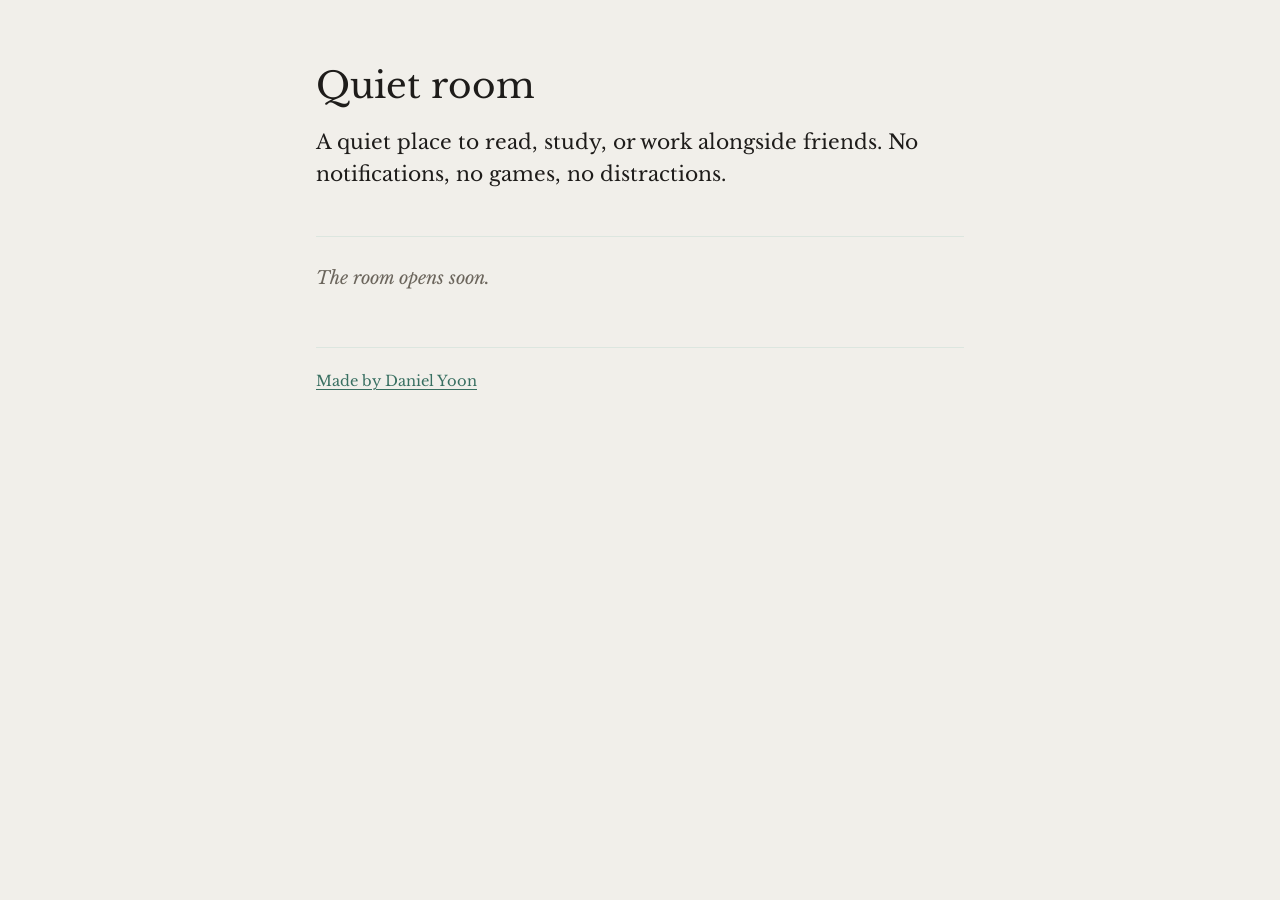
<file: quiet-room/index.html>
<!DOCTYPE html>
<html lang="en">
<head>
  <meta charset="utf-8">
  <!-- Makes the page fit phone screens instead of showing a tiny desktop page -->
  <meta name="viewport" content="width=device-width, initial-scale=1">
  <title>Quiet room</title>
  <meta name="description" content="A quiet place to read, study, or work alongside friends. No notifications, no games, no distractions.">

  <!-- Asks search engines not to list this page, since the room is shared by link -->
  <meta name="robots" content="noindex">

  <!-- What shows when the link is shared in a message -->
  <meta property="og:title" content="Quiet room">
  <meta property="og:description" content="A quiet place to read, study, or work alongside friends. No notifications, no games, no distractions.">
  <meta property="og:type" content="website">

  <!-- Font from Google Fonts: Libre Baskerville, Regular and Italic -->
  <link rel="preconnect" href="https://fonts.googleapis.com">
  <link rel="preconnect" href="https://fonts.gstatic.com" crossorigin>
  <link rel="stylesheet" href="https://fonts.googleapis.com/css2?family=Libre+Baskerville:ital,wght@0,400;1,400&display=swap">

  <!-- The room's own look: Moon jar colors, fonts, spacing -->
  <link rel="stylesheet" href="style.css">
</head>
<body>

  <!-- The main part of the page. Edit the words here. -->
  <main>
    <h1>Quiet room</h1>
    <p class="intro">A quiet place to read, study, or work alongside friends. No notifications, no games, no distractions.</p>

    <!-- This line is replaced by the room once joining works (step 5) -->
    <p class="note">The room opens soon.</p>
  </main>

  <!-- Small link back to the website -->
  <footer>
    <p><a href="https://danielyoonwrites.github.io">Made by Daniel Yoon</a></p>
  </footer>

</body>
</html>
</file>
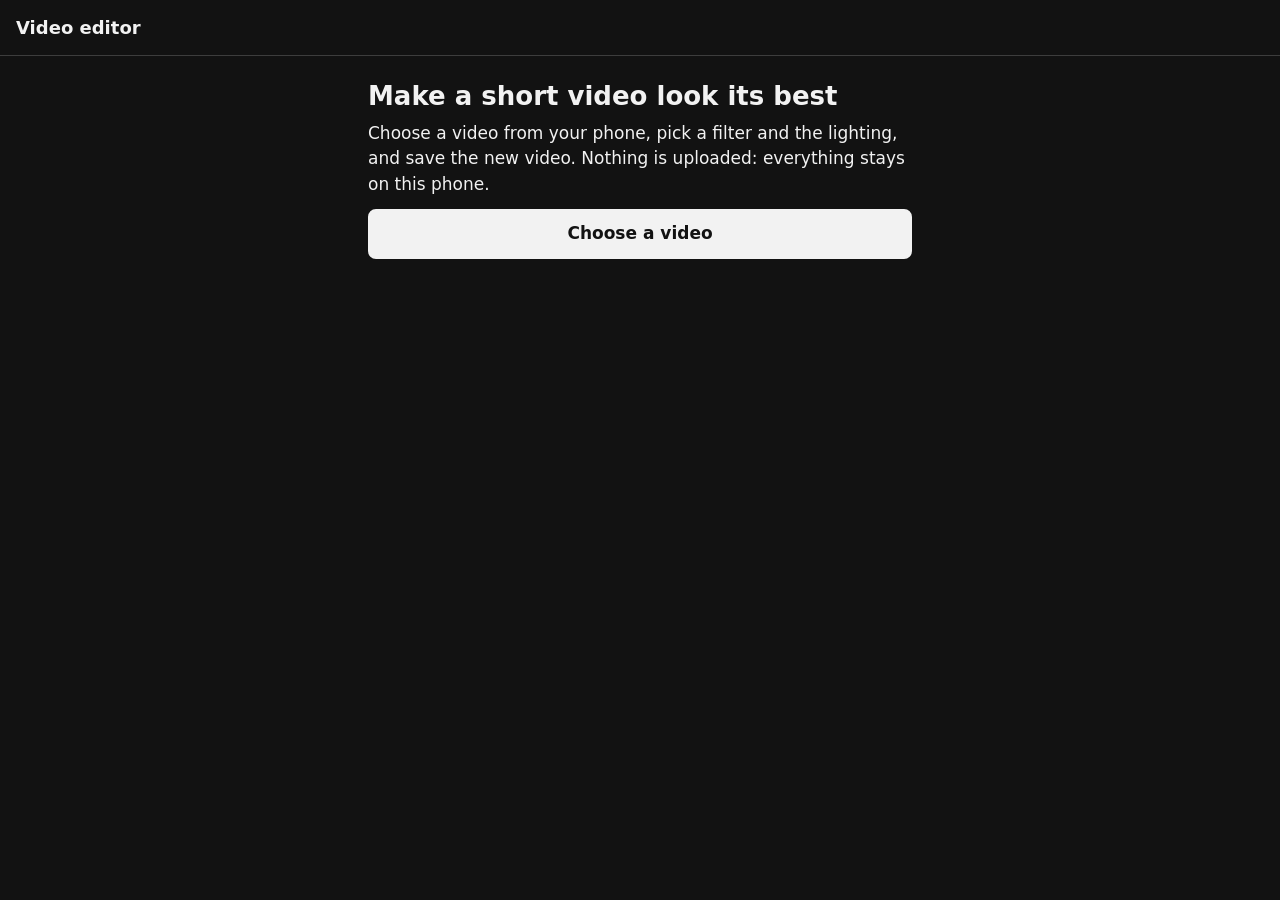
<file: video-editor/index.html>
<!DOCTYPE html>
<html lang="en">
<head>
  <meta charset="utf-8">
  <!-- Makes the page fit phone screens -->
  <meta name="viewport" content="width=device-width, initial-scale=1, viewport-fit=cover">
  <!-- A safety rule for the browser (a "Content-Security-Policy"): this page may only run its own
       scripts (app.js and the video library in lib/) and its own style sheet. It talks to no server.
       (The owner's AI captions are off for now, his "a," the evening of November 4, 2026, Pacific. To
       turn them back on, add "connect-src https://video-editor-captions.danyoonsignup.workers.dev;"
       here, and set CAPTIONS.on to true in app.js: SPEC.md, "AI captions, only for the owner.")
       "blob:" lets it play your video and the new one, and lets the sound add-on start its helper.
       'wasm-unsafe-eval' lets that add-on run its sound encoder, which is compiled code (WebAssembly).
       If you add anything from outside (a font, an image, a server), it has to be added here too. -->
  <meta http-equiv="Content-Security-Policy" content="default-src 'none'; script-src 'self' 'wasm-unsafe-eval'; worker-src blob:; style-src 'self'; media-src blob:; img-src 'self' data: blob:; base-uri 'none'; form-action 'none'">
  <title>Video editor</title>
  <meta name="description" content="Make a short video look and sound its best: trim, speed, a filter, lighting and sound, saved on this phone.">
  <!-- The color of the phone's top bar: the same near-black as the app -->
  <meta name="theme-color" content="#121212">

  <!-- Asks search engines not to list it: it's just for the owner -->
  <meta name="robots" content="noindex">

  <!-- The app's look: dark, so the video stands out (the owner's choice, November 2, 2026; see SPEC.md).
       Raise the ?v= numbers whenever a file changes, so phones load the new copy. -->
  <link rel="stylesheet" href="style.css?v=8">
  <!-- Mediabunny, the library that reads and writes video files (see lib/README.md) -->
  <script src="lib/mediabunny.min.js?v=1.65.0" defer></script>
  <script src="app.js?v=9" defer></script>
</head>
<body>

  <!-- The Korean looks, as SVG color filters (the owner's choice "a", November 2, 2026; see SPEC.md,
       "The looks"). app.js puts them on the playing video and on every frame of the new video, so what
       you see is what you get. Each step's numbers can be changed here; values are 0 (black) to 1 (white).
       "gamma" brightens the middle tones (an exponent under 1 means brighter); "linear" with a slope under 1
       and an intercept above 0 softens contrast and lifts the darks (a milky look); "table" sets the
       brightness at four points from dark to light; "saturate" under 1 mutes colors; the "matrix" rows
       mix red, green and blue and add a tint (the last number in each row). -->
  <svg class="looks" aria-hidden="true" focusable="false" width="0" height="0">
    <!-- Milky (우유빛): bright and airy, soft contrast, gently muted colors, milky whites -->
    <filter id="look-milky" color-interpolation-filters="sRGB">
      <feComponentTransfer>
        <feFuncR type="gamma" amplitude="1" exponent="0.85" offset="0"/>
        <feFuncG type="gamma" amplitude="1" exponent="0.85" offset="0"/>
        <feFuncB type="gamma" amplitude="1" exponent="0.85" offset="0"/>
      </feComponentTransfer>
      <feComponentTransfer>
        <feFuncR type="linear" slope="0.86" intercept="0.14"/>
        <feFuncG type="linear" slope="0.86" intercept="0.13"/>
        <feFuncB type="linear" slope="0.86" intercept="0.135"/>
      </feComponentTransfer>
      <feColorMatrix type="saturate" values="0.85"/>
    </filter>

    <!-- Peach (복숭아): a warm peach-pink glow that flatters skin -->
    <filter id="look-peach" color-interpolation-filters="sRGB">
      <feComponentTransfer>
        <feFuncR type="gamma" amplitude="1" exponent="0.9" offset="0"/>
        <feFuncG type="gamma" amplitude="1" exponent="0.9" offset="0"/>
        <feFuncB type="gamma" amplitude="1" exponent="0.9" offset="0"/>
      </feComponentTransfer>
      <feColorMatrix type="matrix" values="0.96 0.04 0    0 0.06
                                           0.02 0.90 0.02 0 0.04
                                           0    0.04 0.86 0 0.05
                                           0    0    0    1 0"/>
      <feColorMatrix type="saturate" values="0.95"/>
    </filter>

    <!-- Soft glow (뽀샤시): bright, with a soft dreamy glow. app.js sets the blur's size from the
         picture's width (data-glow is the share of the width), so the glow looks the same on the
         small preview and in the full-size video. -->
    <filter id="look-glow" color-interpolation-filters="sRGB">
      <feComponentTransfer>
        <feFuncR type="gamma" amplitude="0.93" exponent="0.82" offset="0.06"/>
        <feFuncG type="gamma" amplitude="0.93" exponent="0.82" offset="0.05"/>
        <feFuncB type="gamma" amplitude="0.93" exponent="0.82" offset="0.06"/>
      </feComponentTransfer>
      <feColorMatrix type="saturate" values="0.88" result="base"/>
      <feGaussianBlur in="base" stdDeviation="3" data-glow="0.012"/>
      <feComponentTransfer result="glow">
        <feFuncR type="linear" slope="0.45" intercept="0"/>
        <feFuncG type="linear" slope="0.45" intercept="0"/>
        <feFuncB type="linear" slope="0.45" intercept="0"/>
      </feComponentTransfer>
      <feBlend in="base" in2="glow" mode="screen"/>
    </filter>

    <!-- Café (카페): warm cream and beige, softly faded, cozy -->
    <filter id="look-cafe" color-interpolation-filters="sRGB">
      <feColorMatrix type="matrix" values="0.848 0.192 0.047 0 0
                                           0.087 0.922 0.042 0 0
                                           0.068 0.134 0.783 0 0
                                           0     0     0     1 0"/>
      <feComponentTransfer>
        <feFuncR type="linear" slope="0.88" intercept="0.09"/>
        <feFuncG type="linear" slope="0.88" intercept="0.07"/>
        <feFuncB type="linear" slope="0.88" intercept="0.05"/>
      </feComponentTransfer>
      <feColorMatrix type="saturate" values="0.88"/>
    </filter>

    <!-- Clear (맑음): cool, clean and fresh, with a hint of mint -->
    <filter id="look-clear" color-interpolation-filters="sRGB">
      <feComponentTransfer>
        <feFuncR type="gamma" amplitude="1" exponent="0.92" offset="0"/>
        <feFuncG type="gamma" amplitude="1" exponent="0.92" offset="0"/>
        <feFuncB type="gamma" amplitude="1" exponent="0.92" offset="0"/>
      </feComponentTransfer>
      <feColorMatrix type="matrix" values="0.95 0    0    0 0
                                           0    1    0    0 0.02
                                           0    0    1.03 0 0.03
                                           0    0    0    1 0"/>
      <feColorMatrix type="saturate" values="1.05"/>
    </filter>

    <!-- Film (필름): a warm film-camera feel, with faded blacks and slightly green shadows -->
    <filter id="look-film" color-interpolation-filters="sRGB">
      <feComponentTransfer>
        <feFuncR type="table" tableValues="0.08 0.32 0.66 0.96"/>
        <feFuncG type="table" tableValues="0.10 0.33 0.63 0.93"/>
        <feFuncB type="table" tableValues="0.09 0.29 0.57 0.86"/>
      </feComponentTransfer>
      <feColorMatrix type="saturate" values="0.88"/>
    </filter>
  </svg>

  <!-- Screen 1: start -->
  <section class="screen" id="start-screen" aria-labelledby="start-title">
    <header class="bar">
      <span class="name">Video editor</span>
    </header>
    <div class="content">
      <h1 id="start-title" tabindex="-1">Make a short video look its best</h1>
      <p>Choose a video from your phone, pick a filter and the lighting, and save the new video. Nothing is uploaded: everything stays on this phone.</p>
      <button type="button" class="button" id="choose">Choose a video</button>
      <!-- The phone's own picker opens from the button above; this box itself stays hidden -->
      <input type="file" id="pick" accept="video/*" hidden>
      <p class="working-note" id="reading" hidden>Reading your video…</p>
      <p class="problem" id="start-problem" role="alert" hidden></p>

      <!-- Only with ?owner at the end of the address: the owner's passcode for his AI captions
           (build step 7a; SPEC.md, "AI captions, only for the owner"). app.js shows it, but only
           while captions are on (CAPTIONS.on in app.js: off for now). For everyone else it stays
           hidden, and the app never talks to the captions server. -->
      <div class="owner" id="owner" hidden>
        <h2 id="owner-title">Captions, just for you</h2>
        <div id="owner-new">
          <p class="small">Type your captions passcode, the one saved in Cloudflare. It's kept only on this
            phone. "Save and check" sends it to your captions server with one second of silence, to test the AI.</p>
          <label class="field-name" for="owner-passcode">Your captions passcode</label>
          <input type="password" class="text-input" id="owner-passcode" autocomplete="off" autocapitalize="none"
            spellcheck="false" enterkeyhint="done">
          <button type="button" class="button quiet" id="owner-save">Save and check</button>
        </div>
        <div id="owner-saved" hidden>
          <p>Your passcode is saved on this phone.</p>
          <button type="button" class="button quiet" id="owner-check">Check it again</button>
          <button type="button" class="button quiet" id="owner-forget">Forget the passcode</button>
        </div>
        <p class="working-note" id="owner-checking" hidden>Checking with your captions server…</p>
        <p class="ready" id="owner-result" role="status" hidden></p>
        <p class="small tech" id="owner-tech" hidden></p>
      </div>
    </div>
  </section>

  <!-- Screen 2: edit the clip (a look, the lighting, the sound, text, trim and speed), shown on the video as it plays.
       The tabs' order is the owner's (November 3, 2026): Filter, Lighting, Sound, then Trim and Speed; Text
       went in before Trim (Claude's choice, November 3, 2026). -->
  <section class="screen" id="look-screen" aria-labelledby="look-title" hidden>
    <header class="bar">
      <button type="button" class="back" id="look-back">← Back</button>
      <h1 class="name" id="look-title" tabindex="-1">Edit</h1>
    </header>
    <div class="stage">
      <video id="preview" playsinline muted loop controls></video>
      <!-- The text, drawn over the playing video by the same code that draws it on each frame of the new
           video (app.js, "Text"), so what you see is what you get. Taps go through it to the video. -->
      <canvas id="text-layer" aria-hidden="true"></canvas>
    </div>
    <div class="tabs" role="tablist" aria-label="Edit">
      <button type="button" role="tab" class="tab" id="tab-filter" aria-selected="true" aria-controls="panel-filter">Filter</button>
      <button type="button" role="tab" class="tab" id="tab-light" aria-selected="false" aria-controls="panel-light" tabindex="-1">Lighting</button>
      <button type="button" role="tab" class="tab" id="tab-sound" aria-selected="false" aria-controls="panel-sound" tabindex="-1">Sound</button>
      <button type="button" role="tab" class="tab" id="tab-text" aria-selected="false" aria-controls="panel-text" tabindex="-1">Text</button>
      <button type="button" role="tab" class="tab" id="tab-trim" aria-selected="false" aria-controls="panel-trim" tabindex="-1">Trim</button>
      <button type="button" role="tab" class="tab" id="tab-speed" aria-selected="false" aria-controls="panel-speed" tabindex="-1">Speed</button>
    </div>

    <div class="panel" role="tabpanel" id="panel-filter" aria-labelledby="tab-filter">
      <!-- app.js adds one button for each filter in FILTERS -->
      <div class="chips" id="chips" role="radiogroup" aria-label="Filter"></div>
    </div>
    <div class="panel" role="tabpanel" id="panel-light" aria-labelledby="tab-light" hidden>
      <div class="slider">
        <label for="brightness">Brightness</label>
        <output id="brightness-value" for="brightness">0</output>
        <input type="range" id="brightness" min="-50" max="50" step="5" value="0">
      </div>
      <div class="slider">
        <label for="contrast">Contrast</label>
        <output id="contrast-value" for="contrast">0</output>
        <input type="range" id="contrast" min="-50" max="50" step="5" value="0">
      </div>
      <button type="button" class="button quiet" id="reset-light">Reset the lighting</button>
    </div>

    <!-- Sound: three switches and the volume (the owner's choice "B", November 3, 2026). The playing video
         sounds the same way as the new video will (app.js, "Better sound"). -->
    <div class="panel" role="tabpanel" id="panel-sound" aria-labelledby="tab-sound" hidden>
      <p class="length" id="no-sound" hidden>This video has no sound.</p>
      <div id="sound-controls">
        <button type="button" class="switch" role="switch" aria-checked="false" id="sound-rumble"
          aria-labelledby="sound-rumble-name" aria-describedby="sound-rumble-words">
          <span class="switch-words">
            <span class="switch-name" id="sound-rumble-name">Cut rumble</span>
            <span class="sub" id="sound-rumble-words">Wind, traffic and bumps from holding the phone</span>
          </span>
          <span class="switch-track" aria-hidden="true"></span>
        </button>
        <button type="button" class="switch" role="switch" aria-checked="false" id="sound-voice"
          aria-labelledby="sound-voice-name" aria-describedby="sound-voice-words">
          <span class="switch-words">
            <span class="switch-name" id="sound-voice-name">Clearer voice</span>
            <span class="sub" id="sound-voice-words">Brings voices forward and takes out boominess</span>
          </span>
          <span class="switch-track" aria-hidden="true"></span>
        </button>
        <button type="button" class="switch" role="switch" aria-checked="false" id="sound-even"
          aria-labelledby="sound-even-name" aria-describedby="sound-even-words">
          <span class="switch-words">
            <span class="switch-name" id="sound-even-name">Even out the volume</span>
            <span class="sub" id="sound-even-words">Quiet words louder, loud moments softer</span>
          </span>
          <span class="switch-track" aria-hidden="true"></span>
        </button>
        <div class="slider">
          <label for="volume">Volume</label>
          <output id="volume-value" for="volume">100%</output>
          <input type="range" id="volume" min="0" max="200" step="10" value="100">
        </div>
        <p class="small">Turn on the video's sound (the speaker on the video) to hear the changes.</p>
        <button type="button" class="button quiet" id="reset-sound">Reset the sound</button>
      </div>
    </div>

    <!-- Text: one line of words on the video (the owner's choice "A", November 3, 2026): what it says,
         where it goes and when it shows. app.js adds the buttons for TEXT_PLACES and TEXT_TIMES. -->
    <div class="panel" role="tabpanel" id="panel-text" aria-labelledby="tab-text" hidden>
      <label class="field-name" for="text-words">Your text</label>
      <input type="text" class="text-input" id="text-words" maxlength="100" autocomplete="off" spellcheck="true"
        enterkeyhint="done" placeholder="Type a line">
      <p class="small">Short is best: about 8 to 12 words can be read in 3 seconds.</p>
      <p class="field-name" id="text-place-name">Where</p>
      <div class="chips three" id="text-places" role="radiogroup" aria-labelledby="text-place-name"></div>
      <p class="field-name" id="text-time-name">When</p>
      <div class="chips two" id="text-times" role="radiogroup" aria-labelledby="text-time-name"></div>
      <button type="button" class="button quiet" id="reset-text">Remove the text</button>
    </div>

    <!-- Trim: where the clip starts and ends. On this tab the whole video plays, so new points are easy to find;
         the other tabs play only the trimmed part, over and over. -->
    <div class="panel" role="tabpanel" id="panel-trim" aria-labelledby="tab-trim" hidden>
      <p class="length" id="trim-length">8.0 seconds</p>
      <div class="buttons">
        <button type="button" class="button quiet" id="start-here">Start here</button>
        <button type="button" class="button quiet" id="end-here">End here</button>
      </div>
      <p class="small">Tap these while it plays, or move the sliders.</p>
      <div class="slider">
        <label for="trim-start">Start</label>
        <output id="trim-start-value" for="trim-start">0:00.0</output>
        <input type="range" id="trim-start" min="0" max="8" step="0.1" value="0">
      </div>
      <div class="slider">
        <label for="trim-end">End</label>
        <output id="trim-end-value" for="trim-end">0:08.0</output>
        <input type="range" id="trim-end" min="0" max="8" step="0.1" value="8">
      </div>
      <button type="button" class="button quiet" id="reset-trim">Reset the trim</button>
    </div>

    <!-- Speed: the sound speeds up or slows down with the video, like a tape (the owner's choice "b") -->
    <div class="panel" role="tabpanel" id="panel-speed" aria-labelledby="tab-speed" hidden>
      <!-- app.js adds one button for each speed in SPEEDS -->
      <div class="chips" id="speeds" role="radiogroup" aria-label="Speed"></div>
      <p class="length" id="speed-length"></p>
      <p class="small">The sound speeds up or slows down with the video, like a tape, so faster sounds higher.</p>
    </div>
    <div class="action">
      <p class="problem" id="look-problem" role="alert" hidden></p>
      <button type="button" class="button" id="make">Make the video</button>
    </div>
  </section>

  <!-- Screen 3: making the new video -->
  <section class="screen" id="making-screen" aria-labelledby="making-title" hidden>
    <header class="bar">
      <h1 class="name" id="making-title" tabindex="-1">Making the video</h1>
    </header>
    <div class="content">
      <progress id="bar" max="100" value="0" aria-labelledby="making-words"></progress>
      <p id="making-words">0%</p>
      <p class="small">Keep this screen open until it's done. The screen stays on by itself.</p>
      <button type="button" class="button quiet" id="stop">Stop</button>
    </div>
  </section>

  <!-- Screen 4: the new video, ready to save or share -->
  <section class="screen" id="done-screen" aria-labelledby="done-title" hidden>
    <header class="bar">
      <button type="button" class="back" id="done-back">← Edit</button>
      <h1 class="name" id="done-title" tabindex="-1">Your video</h1>
    </header>
    <div class="stage">
      <video id="result" playsinline controls></video>
    </div>
    <div class="content">
      <p class="ready" id="ready-line"></p>
      <details id="ready-details">
        <summary>What was checked</summary>
        <ul class="checks" id="ready-list"></ul>
        <p class="small" id="tech-line"></p>
      </details>
      <div class="buttons">
        <a class="button" id="save" download="video.mp4">Save to phone</a>
        <button type="button" class="button" id="share" hidden>Share</button>
      </div>
      <p class="problem" id="done-problem" role="alert" hidden></p>
      <button type="button" class="button quiet" id="new-video">Start a new video</button>
    </div>
  </section>

</body>
</html>
</file>
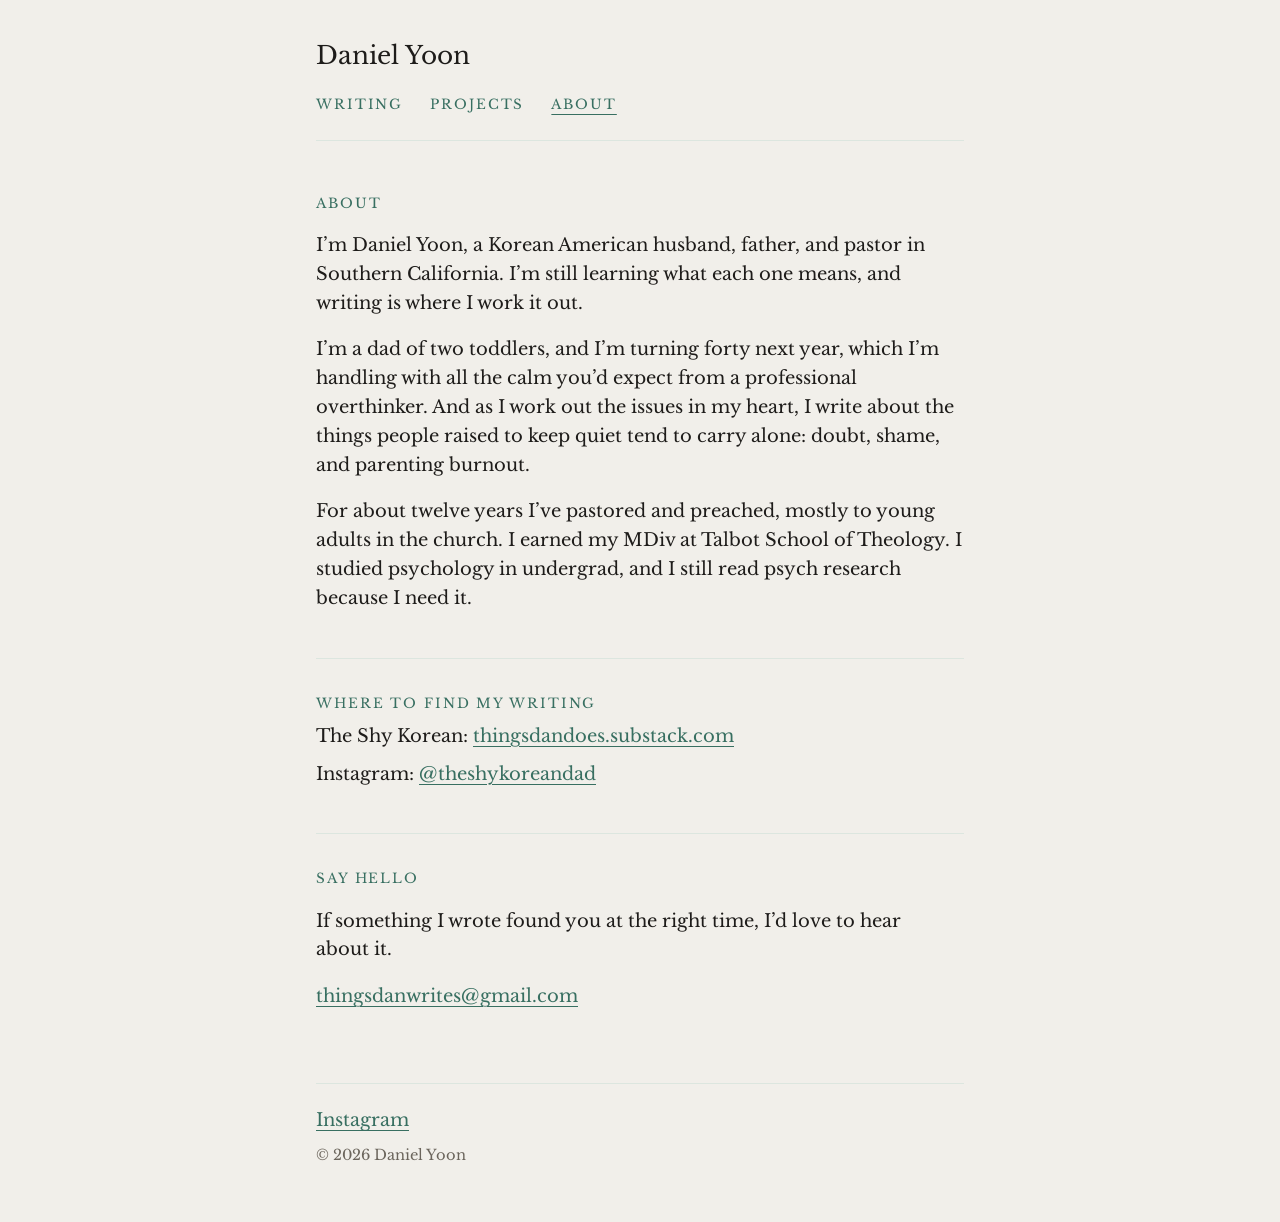
<file: about.html>
<!DOCTYPE html>
<html lang="en">
<head>
  <meta charset="utf-8">
  <!-- Makes the page fit phone screens instead of showing a tiny desktop page -->
  <meta name="viewport" content="width=device-width, initial-scale=1">
  <!-- The name in the browser tab, and the summary search engines show -->
  <title>About · Daniel Yoon</title>
  <meta name="description" content="Daniel Yoon is a Korean American husband, father, and pastor in Southern California who writes The Shy Korean.">

  <!-- What shows when the link is shared in a message or on social media -->
  <meta property="og:title" content="About · Daniel Yoon">
  <meta property="og:description" content="Daniel Yoon is a Korean American husband, father, and pastor in Southern California who writes The Shy Korean.">
  <meta property="og:url" content="https://danielyoonwrites.github.io/about.html">
  <meta property="og:type" content="website">

  <!-- Fonts from Google Fonts: Libre Baskerville (Regular and Italic) for English,
       Nanum Myeongjo ExtraBold for any Korean -->
  <link rel="preconnect" href="https://fonts.googleapis.com">
  <link rel="preconnect" href="https://fonts.gstatic.com" crossorigin>
  <link rel="stylesheet" href="https://fonts.googleapis.com/css2?family=Libre+Baskerville:ital,wght@0,400;1,400&family=Nanum+Myeongjo:wght@800&display=swap">

  <!-- The shared look for every page: colors, fonts, spacing.
       Raise the ?v= number on every page whenever style.css changes,
       so phones load the new copy right away instead of a saved old one. -->
  <link rel="stylesheet" href="style.css?v=2">
</head>
<body>

  <!-- Header: the same on every page. Copy it as is into new pages. -->
  <header class="site-header">
    <a class="site-name" href="index.html">Daniel Yoon</a>
    <nav>
      <ul>
        <!-- aria-current="page" marks the page you’re on. Move it to the matching link on each page.
             There is no Home link: the name "Daniel Yoon" above goes to Home. -->
        <li><a href="writing.html">Writing</a></li>
        <li><a href="projects.html">Projects</a></li>
        <li><a href="about.html" aria-current="page">About</a></li>
      </ul>
    </nav>
  </header>

  <!-- The main part of the page. Edit the words here. -->
  <main>

    <section>
      <h1 class="label">About</h1>

      <p>I’m Daniel Yoon, a Korean American husband, father, and pastor in Southern California. I’m still learning what each one means, and writing is where I work it out.</p>

      <p>I’m a dad of two toddlers, and I’m turning forty next year, which I’m handling with all the calm you’d expect from a professional overthinker. And as I work out the issues in my heart, I write about the things people raised to keep quiet tend to carry alone: doubt, shame, and parenting burnout.</p>

      <p>For about twelve years I’ve pastored and preached, mostly to young adults in the church. I earned my MDiv at Talbot School of Theology. I studied psychology in undergrad, and I still read psych research because I need it.</p>
    </section>

    <!-- Links to writing -->
    <section class="about-section">
      <h2 class="label">Where to find my writing</h2>
      <ul class="link-list">
        <li>The Shy Korean: <a href="https://thingsdandoes.substack.com">thingsdandoes.substack.com</a></li>
        <li>Instagram: <a href="https://www.instagram.com/theshykoreandad/">@theshykoreandad</a></li>
      </ul>
    </section>

    <!-- Contact. "mailto:" opens the visitor's email app. -->
    <section class="about-section">
      <h2 class="label">Say hello</h2>
      <p>If something I wrote found you at the right time, I’d love to hear about it.</p>
      <p><a href="mailto:thingsdanwrites@gmail.com">thingsdanwrites@gmail.com</a></p>
    </section>

  </main>

  <!-- Footer: the same on every page -->
  <footer class="site-footer">
    <p><a href="https://www.instagram.com/theshykoreandad/">Instagram</a></p>
    <p class="small-print">© 2026 Daniel Yoon</p>
  </footer>

</body>
</html>
</file>
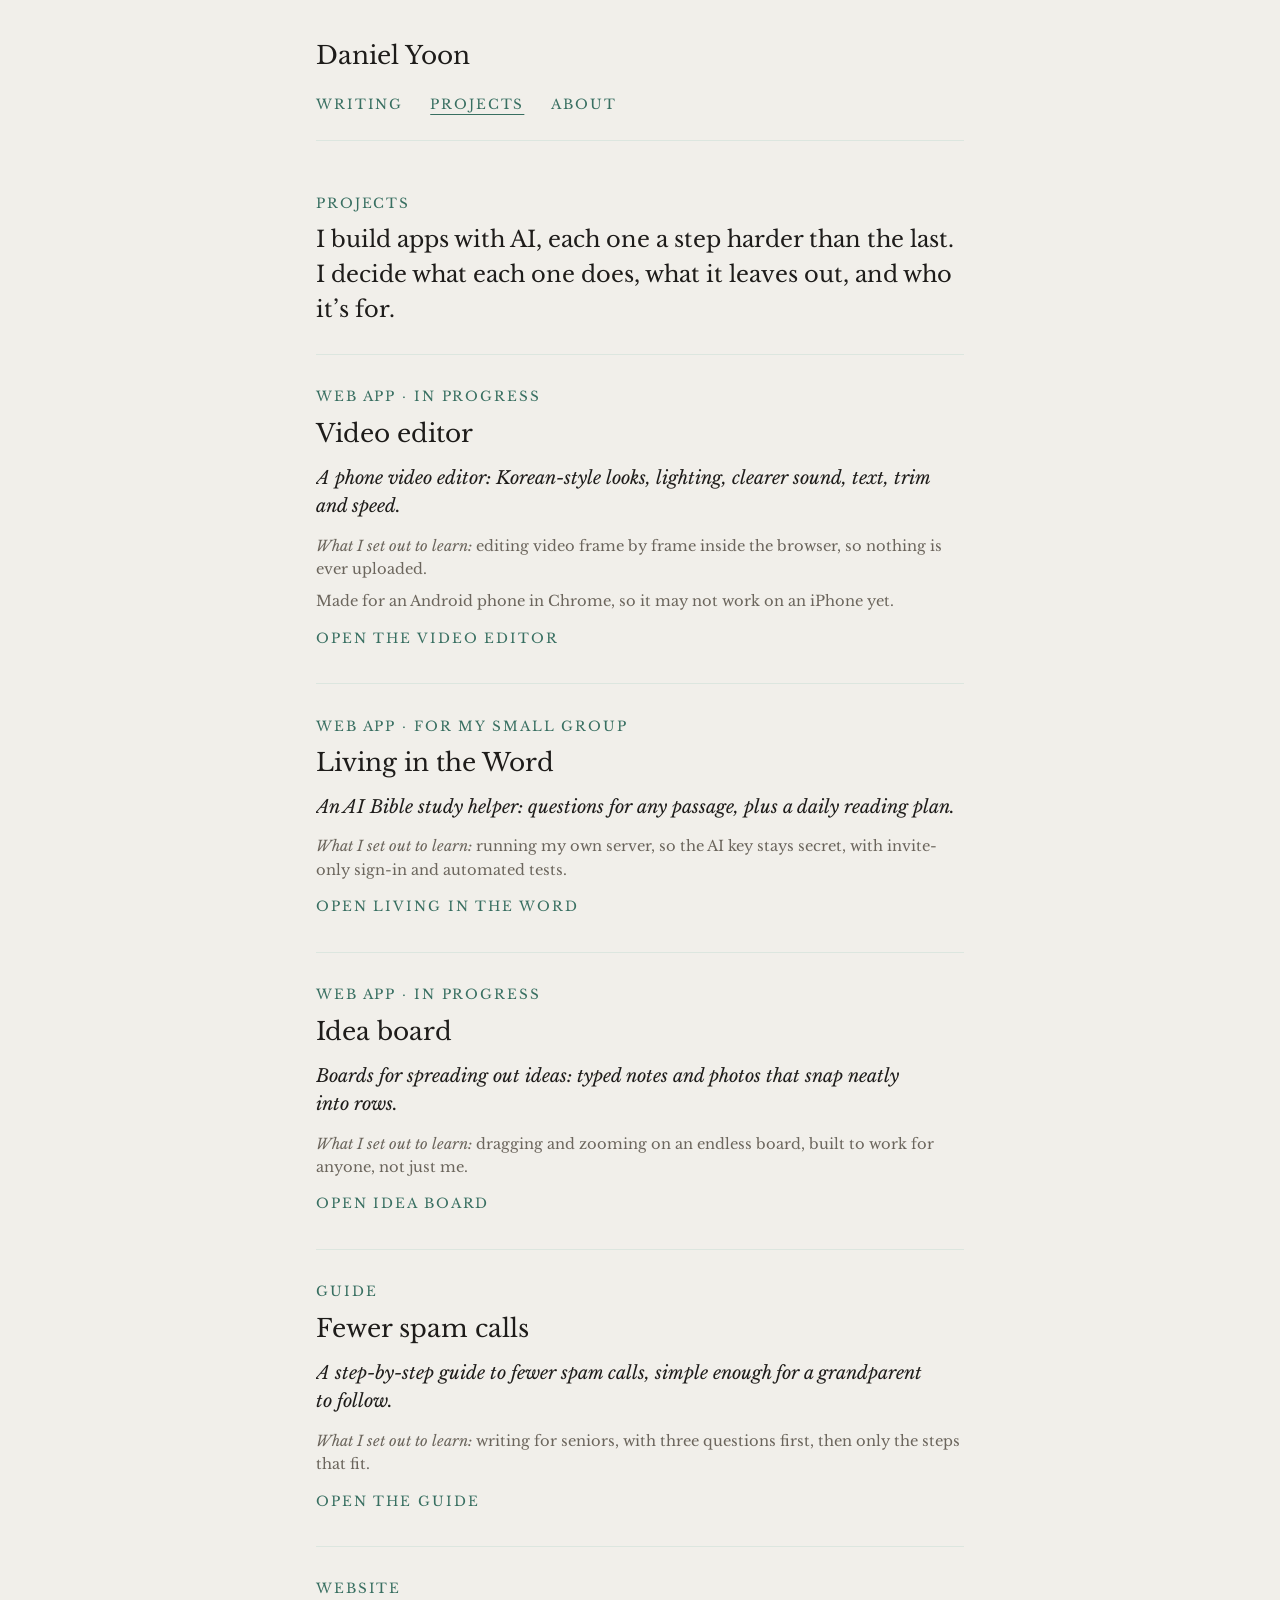
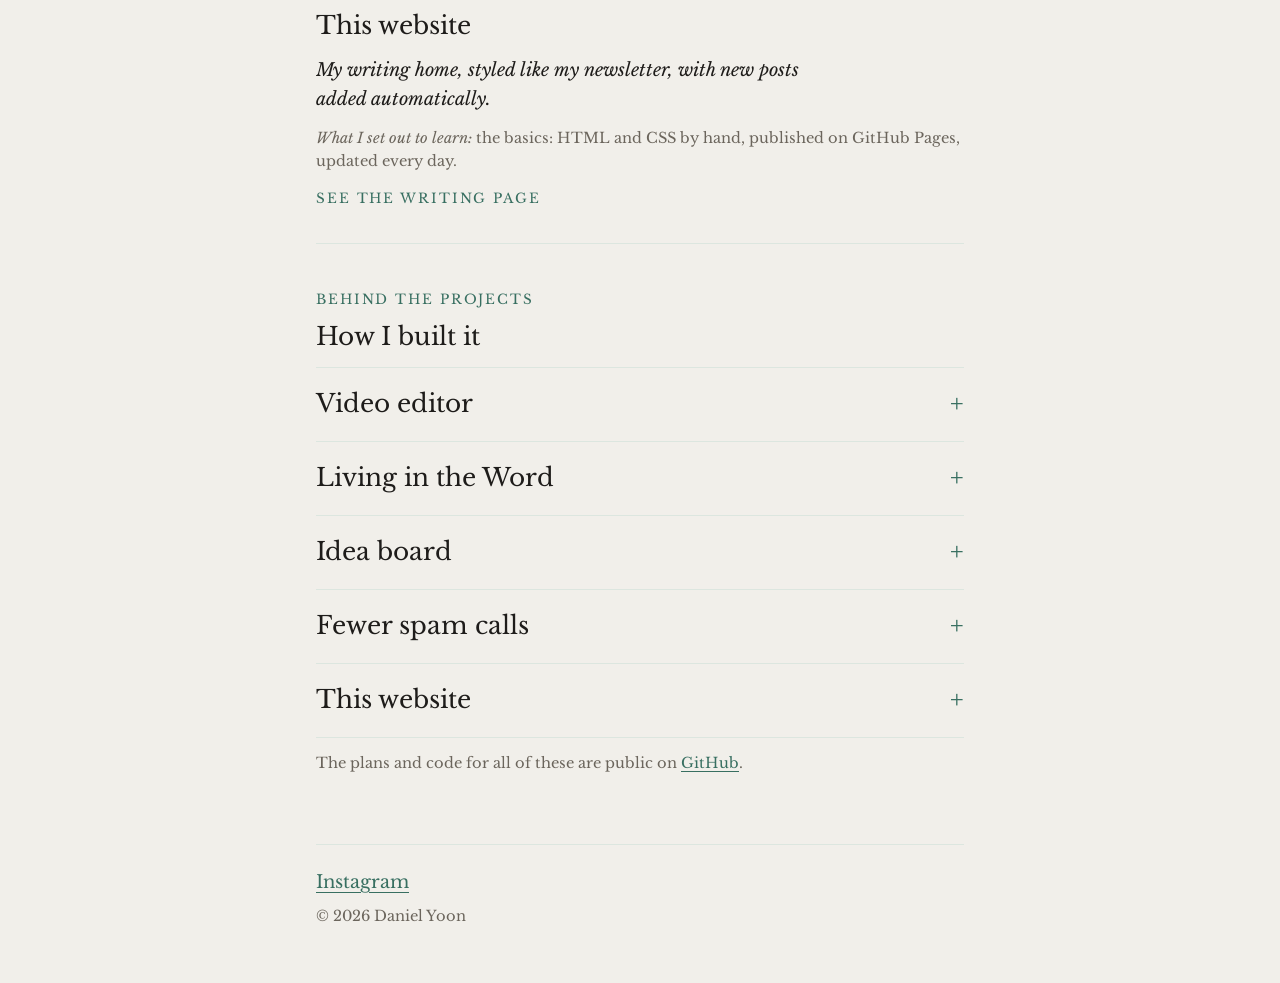
<file: projects.html>
<!DOCTYPE html>
<html lang="en">
<head>
  <meta charset="utf-8">
  <!-- Makes the page fit phone screens instead of showing a tiny desktop page -->
  <meta name="viewport" content="width=device-width, initial-scale=1">
  <!-- The name in the browser tab, and the summary search engines show -->
  <title>Projects · Daniel Yoon</title>
  <meta name="description" content="Apps Daniel Yoon has built with AI: what each one does, what he set out to learn, and how he built it.">

  <!-- What shows when the link is shared in a message or on social media -->
  <meta property="og:title" content="Projects · Daniel Yoon">
  <meta property="og:description" content="Apps Daniel Yoon has built with AI: what each one does, what he set out to learn, and how he built it.">
  <meta property="og:url" content="https://danielyoonwrites.github.io/projects.html">
  <meta property="og:type" content="website">

  <!-- Fonts from Google Fonts: Libre Baskerville (Regular and Italic) for English,
       Nanum Myeongjo ExtraBold for any Korean -->
  <link rel="preconnect" href="https://fonts.googleapis.com">
  <link rel="preconnect" href="https://fonts.gstatic.com" crossorigin>
  <link rel="stylesheet" href="https://fonts.googleapis.com/css2?family=Libre+Baskerville:ital,wght@0,400;1,400&family=Nanum+Myeongjo:wght@800&display=swap">

  <!-- The shared look for every page: colors, fonts, spacing.
       Raise the ?v= number on every page whenever style.css changes,
       so phones load the new copy right away instead of a saved old one. -->
  <link rel="stylesheet" href="style.css?v=2">
</head>
<body>

  <!-- Header: the same on every page. Copy it as is into new pages. -->
  <header class="site-header">
    <a class="site-name" href="index.html">Daniel Yoon</a>
    <nav>
      <ul>
        <!-- aria-current="page" marks the page you’re on. Move it to the matching link on each page.
             There is no Home link: the name "Daniel Yoon" above goes to Home. -->
        <li><a href="writing.html">Writing</a></li>
        <li><a href="projects.html" aria-current="page">Projects</a></li>
        <li><a href="about.html">About</a></li>
      </ul>
    </nav>
  </header>

  <!-- The main part of the page. Edit the words here. -->
  <main>

    <!-- Part 1: every project, short, so all of them show near the top -->
    <section>
      <h1 class="label">Projects</h1>
      <p class="intro">I build apps with AI, each one a step harder than the last. I decide what each one does, what it leaves out, and who it’s for.</p>

      <!-- One project per block, with the same look as the post lists on the Writing page.
           To add a project: copy one whole <li class="post"> ... </li> block and change the words,
           then add its note to "How I built it" below. Keep these blocks short. -->
      <ul class="post-list">

        <!-- The order is Dan's (November 4, 2026): the most impressive first. Quiet room is off
             this page for now (Dan: "it is not functional"). Under each project's line, a small
             line says what he set out to learn with it (it uses the small gray "post-date" style). -->

        <!-- When what the video editor can do changes (like shape and crop, several clips, or captions),
             update this line and its note in "How I built it" below. The iPhone line is there because
             it's made for Dan's Android phone in Chrome and was never tested on an iPhone. -->
        <li class="post">
          <p class="label">Web app · In progress</p>
          <h2><a href="video-editor/">Video editor</a></h2>
          <p class="post-excerpt">A phone video editor: Korean-style looks, lighting, clearer sound, text, trim and speed.</p>
          <p class="post-date"><em>What I set out to learn:</em> editing video frame by frame inside the browser, so nothing is ever uploaded.</p>
          <p class="post-date">Made for an Android phone in Chrome, so it may not work on an iPhone yet.</p>
          <a class="read-link" href="video-editor/">Open the video editor</a>
        </li>

        <!-- When what Living in the Word can do changes (like the AI opening to more people),
             update this line and its note in "How I built it" below. -->
        <li class="post">
          <p class="label">Web app · For my small group</p>
          <h2><a href="living-in-the-word/">Living in the Word</a></h2>
          <p class="post-excerpt">An AI Bible study helper: questions for any passage, plus a daily reading plan.</p>
          <p class="post-date"><em>What I set out to learn:</em> running my own server, so the AI key stays secret, with invite-only sign-in and automated tests.</p>
          <a class="read-link" href="living-in-the-word/">Open Living in the Word</a>
        </li>

        <!-- When what Idea board can do changes (like saving to an account, or links),
             update this line and its note in "How I built it" below. -->
        <li class="post">
          <p class="label">Web app · In progress</p>
          <h2><a href="idea-board/">Idea board</a></h2>
          <p class="post-excerpt">Boards for spreading out ideas: typed notes and photos that snap neatly into rows.</p>
          <p class="post-date"><em>What I set out to learn:</em> dragging and zooming on an endless board, built to work for anyone, not just me.</p>
          <a class="read-link" href="idea-board/">Open Idea board</a>
        </li>

        <li class="post">
          <p class="label">Guide</p>
          <h2><a href="fewer-spam-calls/">Fewer spam calls</a></h2>
          <p class="post-excerpt">A step-by-step guide to fewer spam calls, simple enough for a grandparent to follow.</p>
          <p class="post-date"><em>What I set out to learn:</em> writing for seniors, with three questions first, then only the steps that fit.</p>
          <a class="read-link" href="fewer-spam-calls/">Open the guide</a>
        </li>

        <li class="post">
          <p class="label">Website</p>
          <h2>This website</h2>
          <p class="post-excerpt">My writing home, styled like my newsletter, with new posts added automatically.</p>
          <p class="post-date"><em>What I set out to learn:</em> the basics: HTML and CSS by hand, published on GitHub Pages, updated every day.</p>
          <a class="read-link" href="writing.html">See the Writing page</a>
        </li>

      </ul>
    </section>

    <!-- Part 2: the thinking behind each project. Each name opens and closes its note
         when tapped (HTML's own <details>, no JavaScript), so this part stays short.
         Each note has four parts: what I wanted, the problem, what I decided, the trade-off. -->
    <section class="projects-notes">
      <p class="label">Behind the projects</p>
      <h2>How I built it</h2>

      <div class="fold-list">

        <details class="fold">
          <summary>Video editor</summary>
          <p><em>What I wanted:</em> A simple video editor for my short videos that does a few things well, with no music button and no AI.</p>
          <p><em>The problem:</em> Showing edits while a video plays is easy. Saving them into a new video is the hard part, and I didn’t want my videos uploaded anywhere to do it.</p>
          <p><em>What I decided:</em> The app rebuilds each video frame by frame in Chrome, on my phone, so the videos never leave it. The looks are Korean styles, like a milky one (<span class="korean" lang="ko">우유빛</span>) and a soft glow (<span class="korean" lang="ko">뽀샤시</span>), and each new video is checked against Instagram’s, TikTok’s and YouTube Shorts’ upload rules.</p>
          <p><em>The trade-off:</em> It’s made only for my Android phone in Chrome, so it may not work on an iPhone yet.</p>
        </details>

        <details class="fold">
          <summary>Living in the Word</summary>
          <p><em>What I wanted:</em> Good discussion questions for whatever passage my small group is studying, and a reading plan that never makes anyone feel behind.</p>
          <p><em>The problem:</em> AI can sound sure of itself and still get the Bible wrong, and some passages tell of suffering or violence that need a gentle hand.</p>
          <p><em>What I decided:</em> The AI gets only the passage name and my own theological guidelines, and writes 3 to 5 short questions in a set order, from what the passage says to prayer. Every set says it was written by AI and should be checked against your Bible, and nothing is shared unless you share it.</p>
          <p><em>The trade-off:</em> The AI costs money, so for now it’s invite only, for my small group. Anyone else gets general questions, and the reading plan works for everyone.</p>
        </details>

        <details class="fold">
          <summary>Idea board</summary>
          <p><em>What I wanted:</em> Something like Apple’s Freeform, a big board for notes and photos, on my Android phone and my computer.</p>
          <p><em>The problem:</em> Notes placed by hand never quite line up, so a board soon looks messy.</p>
          <p><em>What I decided:</em> When you let go of a note or a photo, it settles onto the dots, so everything lines up in rows. Photos are saved as smaller copies, which leave out hidden details like where they were taken.</p>
          <p><em>The trade-off:</em> For now, boards are saved only in the browser they were made in, so they don’t follow me from my phone to my computer yet. Saving to an account comes next.</p>
        </details>

        <details class="fold">
          <summary>Fewer spam calls</summary>
          <p><em>What I wanted:</em> Free steps anyone could follow to get fewer spam calls, with an honest promise: fewer, not none.</p>
          <p><em>The problem:</em> My first version was one long checklist, and it was too much for seniors.</p>
          <p><em>What I decided:</em> Ask three questions first (your phone, your phone company, and whether you live in California), then show only the steps that fit, one per screen. Every fact comes from an official page, and it never asks for your phone number.</p>
          <p><em>The trade-off:</em> Phone menus change often, so every step has to be checked again each time the guide changes.</p>
        </details>

        <details class="fold">
          <summary>This website</summary>
          <p><em>What I wanted:</em> My newest Substack posts on the Writing page, without updating it by hand.</p>
          <p><em>The problem:</em> Substack’s security blocks GitHub’s computers, which publish this site, and the first three approaches failed.</p>
          <p><em>What I decided:</em> Go through a reading service called Jina Reader. Each time the site is published, and once a day, GitHub reads my post list through it and adds the four newest. If that fails, the page shows a link to my Substack instead, so it never looks broken.</p>
          <p><em>The trade-off:</em> A new post can take up to a day to show up.</p>
        </details>

      </div>

      <p class="small-print">The plans and code for all of these are public on <a href="https://github.com/danielyoonwrites/danielyoonwrites.github.io">GitHub</a>.</p>
    </section>

  </main>

  <!-- Footer: the same on every page -->
  <footer class="site-footer">
    <p><a href="https://www.instagram.com/theshykoreandad/">Instagram</a></p>
    <p class="small-print">© 2026 Daniel Yoon</p>
  </footer>

</body>
</html>
</file>
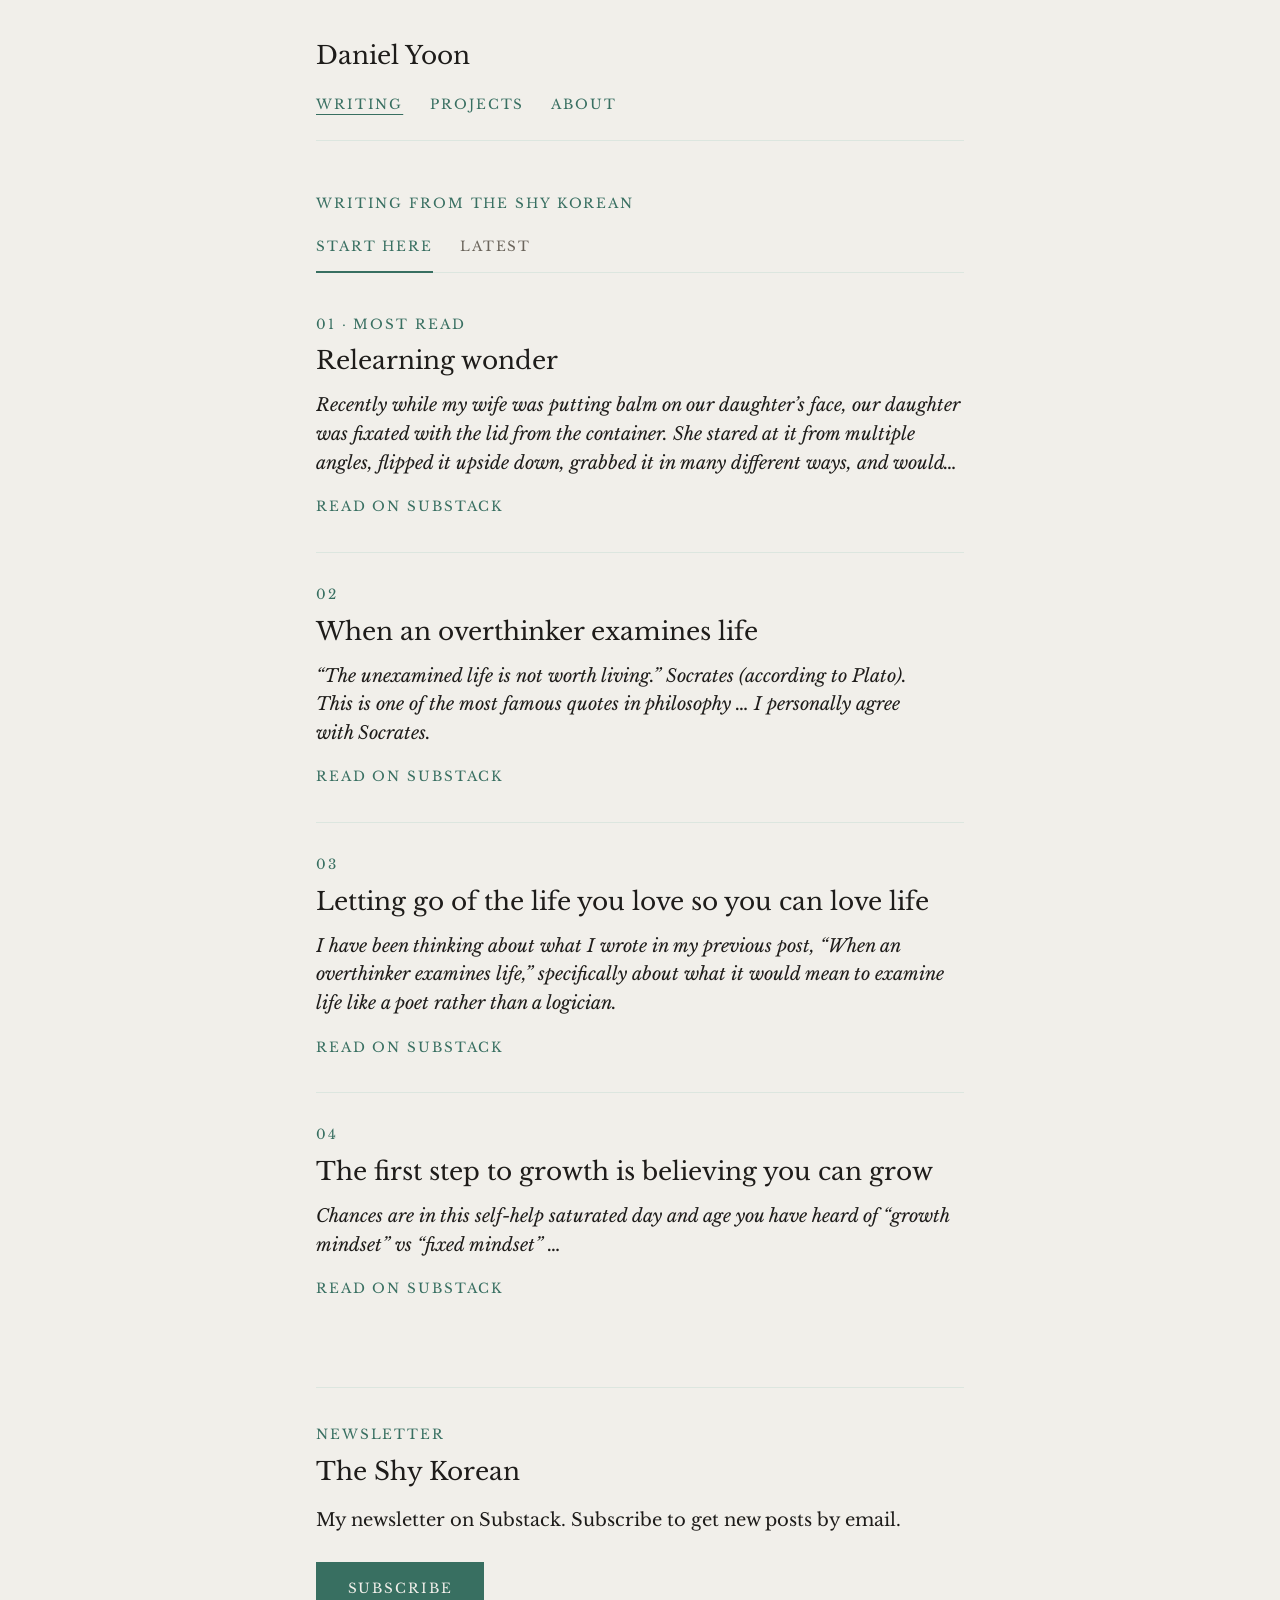
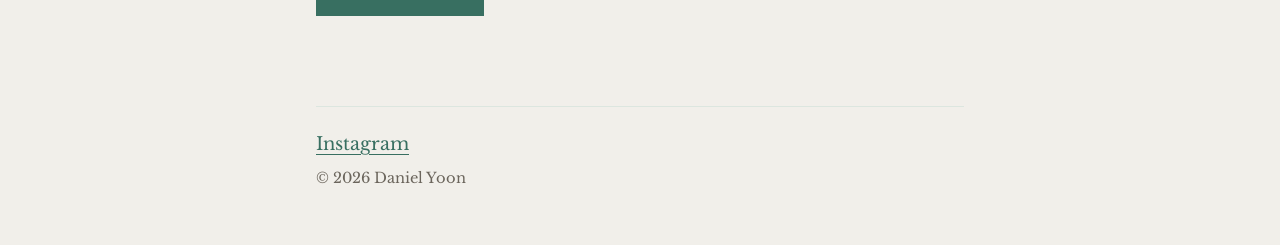
<file: writing.html>
<!DOCTYPE html>
<html lang="en">
<head>
  <meta charset="utf-8">
  <!-- Makes the page fit phone screens instead of showing a tiny desktop page -->
  <meta name="viewport" content="width=device-width, initial-scale=1">
  <!-- The name in the browser tab, and the summary search engines show -->
  <title>Writing · Daniel Yoon</title>
  <meta name="description" content="The Shy Korean, Daniel Yoon’s newsletter on Substack, and other writing.">

  <!-- What shows when the link is shared in a message or on social media -->
  <meta property="og:title" content="Writing · Daniel Yoon">
  <meta property="og:description" content="The Shy Korean, Daniel Yoon’s newsletter on Substack, and other writing.">
  <meta property="og:url" content="https://danielyoonwrites.github.io/writing.html">
  <meta property="og:type" content="website">

  <!-- Fonts from Google Fonts: Libre Baskerville (Regular and Italic) for English,
       Nanum Myeongjo ExtraBold for any Korean -->
  <link rel="preconnect" href="https://fonts.googleapis.com">
  <link rel="preconnect" href="https://fonts.gstatic.com" crossorigin>
  <link rel="stylesheet" href="https://fonts.googleapis.com/css2?family=Libre+Baskerville:ital,wght@0,400;1,400&family=Nanum+Myeongjo:wght@800&display=swap">

  <!-- The shared look for every page: colors, fonts, spacing.
       Raise the ?v= number on every page whenever style.css changes,
       so phones load the new copy right away instead of a saved old one. -->
  <link rel="stylesheet" href="style.css?v=2">

  <!-- Tabs: shows one list at a time (see tabs.js). Raise ?v= when tabs.js changes. -->
  <script src="tabs.js?v=1" defer></script>
</head>
<body>

  <!-- Header: the same on every page. Copy it as is into new pages. -->
  <header class="site-header">
    <a class="site-name" href="index.html">Daniel Yoon</a>
    <nav>
      <ul>
        <!-- aria-current="page" marks the page you’re on. Move it to the matching link on each page.
             There is no Home link: the name "Daniel Yoon" above goes to Home. -->
        <li><a href="writing.html" aria-current="page">Writing</a></li>
        <li><a href="projects.html">Projects</a></li>
        <li><a href="about.html">About</a></li>
      </ul>
    </nav>
  </header>

  <!-- The main part of the page. Edit the words here. -->
  <main>

    <!-- Posts in two tabs, so readers see four posts at a time instead of a long page:
         "Start here" (hand-picked) and "Latest" (filled in automatically).
         The tabs come from tabs.js; without it, both lists show one after the other. -->
    <section>
      <h1 class="label">Writing from The Shy Korean</h1>

      <div class="tabs">
        <div class="tab-list" role="tablist" aria-label="Posts">
          <button type="button" role="tab" id="tab-start-here" aria-controls="start-here">Start here</button>
          <button type="button" role="tab" id="tab-latest" aria-controls="latest">Latest</button>
        </div>

        <!-- Tab 1: hand-picked posts -->
        <div class="tab-panel" id="start-here" role="tabpanel" aria-labelledby="tab-start-here">
          <h2 class="panel-title">Start here</h2>

          <!-- To add a post: copy one whole <li class="post"> ... </li> block,
               then change the number, the two links, the title and the opening lines. -->
          <ol class="post-list">

            <li class="post">
              <p class="label">01 · Most read</p>
              <h3><a href="https://thingsdandoes.substack.com/p/relearning-wonder">Relearning wonder</a></h3>
              <p class="post-excerpt">Recently while my wife was putting balm on our daughter’s face, our daughter was fixated with the lid from the container. She stared at it from multiple angles, flipped it upside down, grabbed it in many different ways, and would not give it back: she was captivated.</p>
              <a class="read-link" href="https://thingsdandoes.substack.com/p/relearning-wonder">Read on Substack</a>
            </li>

            <li class="post">
              <p class="label">02</p>
              <h3><a href="https://thingsdandoes.substack.com/p/joy-for-the-overthinker">When an overthinker examines life</a></h3>
              <p class="post-excerpt">“The unexamined life is not worth living.” Socrates (according to Plato). This is one of the most famous quotes in philosophy … I personally agree with Socrates.</p>
              <a class="read-link" href="https://thingsdandoes.substack.com/p/joy-for-the-overthinker">Read on Substack</a>
            </li>

            <li class="post">
              <p class="label">03</p>
              <h3><a href="https://thingsdandoes.substack.com/p/letting-go-of-the-life-you-love-so">Letting go of the life you love so you can love life</a></h3>
              <p class="post-excerpt">I have been thinking about what I wrote in my previous post, “When an overthinker examines life,” specifically about what it would mean to examine life like a poet rather than a logician.</p>
              <a class="read-link" href="https://thingsdandoes.substack.com/p/letting-go-of-the-life-you-love-so">Read on Substack</a>
            </li>

            <li class="post">
              <p class="label">04</p>
              <h3><a href="https://thingsdandoes.substack.com/p/the-first-step-to-growth-is-believing">The first step to growth is believing you can grow</a></h3>
              <p class="post-excerpt">Chances are in this self-help saturated day and age you have heard of “growth mindset” vs “fixed mindset” …</p>
              <a class="read-link" href="https://thingsdandoes.substack.com/p/the-first-step-to-growth-is-believing">Read on Substack</a>
            </li>

          </ol>
        </div>

        <!-- Tab 2: Latest posts. Once a day, and on every merge, GitHub fills this list with the
             4 newest posts from Substack before publishing (see scripts/latest-posts.js).
             Don't edit between the two LATEST POSTS lines: changes there get replaced.
             The line between them shows only if the posts can't be loaded. -->
        <div class="tab-panel" id="latest" role="tabpanel" aria-labelledby="tab-latest">
          <h2 class="panel-title">Latest posts</h2>
          <ul class="post-list">
            <!-- LATEST POSTS START -->
            <li class="post"><p>See the newest posts on <a href="https://thingsdandoes.substack.com/archive">The Shy Korean</a>.</p></li>
            <!-- LATEST POSTS END -->
          </ul>
          <p><a href="https://thingsdandoes.substack.com">Read all posts on Substack</a></p>
        </div>
      </div>
    </section>

    <!-- The Substack newsletter, after the posts -->
    <section class="newsletter">
      <p class="label">Newsletter</p>
      <h2><a href="https://thingsdandoes.substack.com">The Shy Korean</a></h2>
      <p>My newsletter on Substack. Subscribe to get new posts by email.</p>

      <!-- Subscribe button: opens Substack's own signup page -->
      <p><a class="button" href="https://thingsdandoes.substack.com/subscribe">Subscribe</a></p>
    </section>

  </main>

  <!-- Footer: the same on every page -->
  <footer class="site-footer">
    <p><a href="https://www.instagram.com/theshykoreandad/">Instagram</a></p>
    <p class="small-print">© 2026 Daniel Yoon</p>
  </footer>

</body>
</html>
</file>
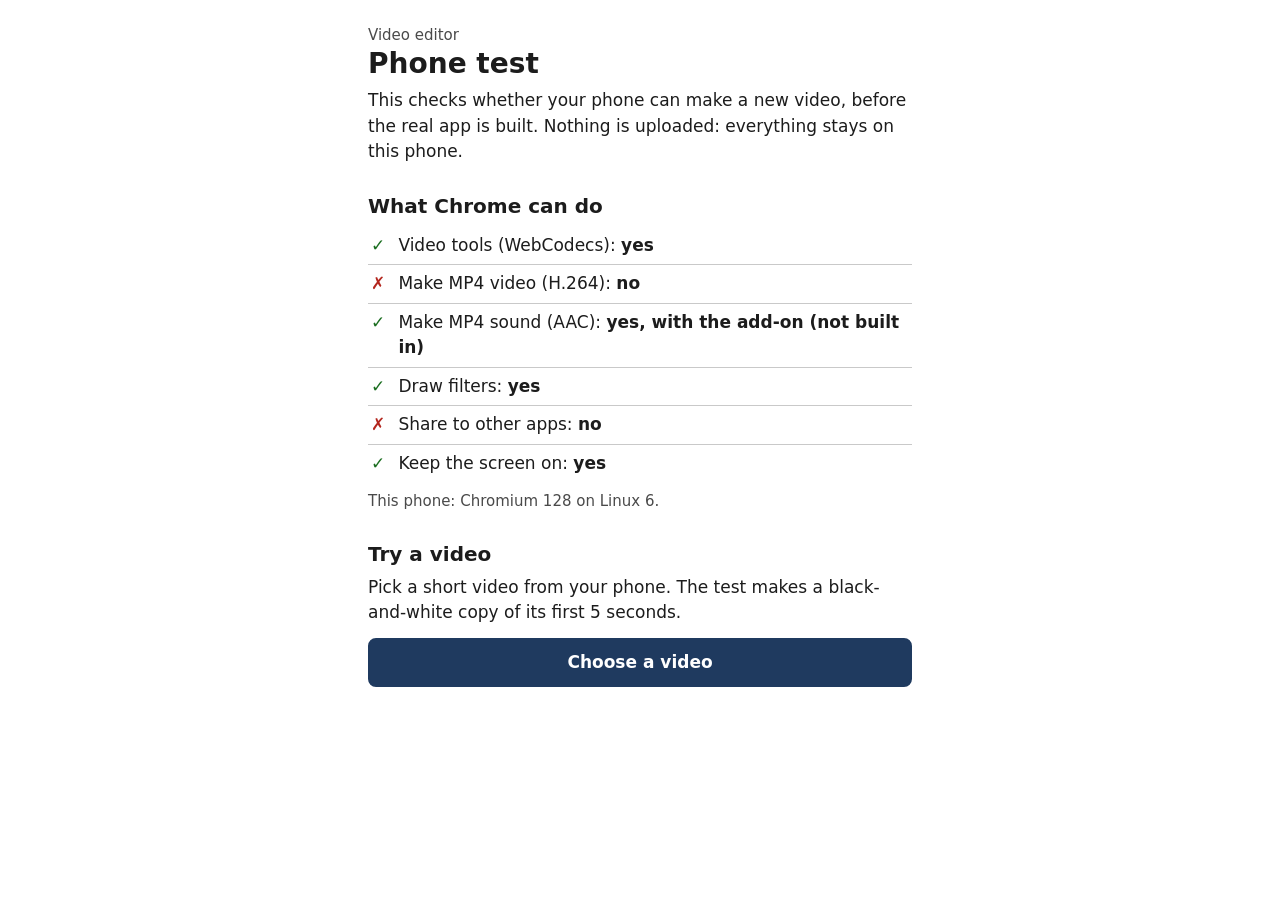
<file: video-editor/phone-test.html>
<!DOCTYPE html>
<html lang="en">
<head>
  <meta charset="utf-8">
  <!-- Makes the page fit phone screens -->
  <meta name="viewport" content="width=device-width, initial-scale=1">
  <!-- A safety rule for the browser (a "Content-Security-Policy"): this page may only run its own
       scripts (phone-test.js and the video library in lib/) and its own style sheet. It talks to no server.
       "blob:" lets it play and save the video it makes, and lets the sound add-on start its helper.
       'wasm-unsafe-eval' lets that add-on run its sound encoder, which is compiled code (WebAssembly).
       If you add anything from outside (a font, an image, a server), it has to be added here too. -->
  <meta http-equiv="Content-Security-Policy" content="default-src 'none'; script-src 'self' 'wasm-unsafe-eval'; worker-src blob:; style-src 'self'; media-src blob:; img-src 'self' data: blob:; base-uri 'none'; form-action 'none'">
  <title>Phone test · Video editor</title>
  <meta name="description" content="Checks whether this phone can make a new video, before the video editor is built.">

  <!-- Asks search engines not to list it: it's just for the owner -->
  <meta name="robots" content="noindex">

  <!-- Raise the ?v= numbers whenever a file changes, so phones load the new copy -->
  <link rel="stylesheet" href="phone-test.css?v=1">
  <!-- Mediabunny, the library that reads and writes video files (see lib/README.md) -->
  <script src="lib/mediabunny.min.js?v=1.65.0" defer></script>
  <script src="phone-test.js?v=1" defer></script>
</head>
<body>
  <main>
    <p class="kicker">Video editor</p>
    <h1>Phone test</h1>
    <p class="lead">This checks whether your phone can make a new video, before the real app is built. Nothing is uploaded: everything stays on this phone.</p>

    <!-- Part 1: what Chrome on this phone can do. phone-test.js fills in each line. -->
    <section aria-labelledby="can-title">
      <h2 id="can-title">What Chrome can do</h2>
      <ul class="checks">
        <li id="check-tools"><span class="mark" aria-hidden="true">…</span> <span>Video tools (WebCodecs): <b class="note">checking</b></span></li>
        <li id="check-video"><span class="mark" aria-hidden="true">…</span> <span>Make MP4 video (H.264): <b class="note">checking</b></span></li>
        <li id="check-sound"><span class="mark" aria-hidden="true">…</span> <span>Make MP4 sound (AAC): <b class="note">checking</b></span></li>
        <li id="check-filter"><span class="mark" aria-hidden="true">…</span> <span>Draw filters: <b class="note">checking</b></span></li>
        <li id="check-share"><span class="mark" aria-hidden="true">…</span> <span>Share to other apps: <b class="note">checking</b></span></li>
        <li id="check-awake"><span class="mark" aria-hidden="true">…</span> <span>Keep the screen on: <b class="note">checking</b></span></li>
      </ul>
      <p class="small" id="browser"></p>
    </section>

    <!-- Part 2: choose a video and make the copy -->
    <section aria-labelledby="try-title">
      <h2 id="try-title">Try a video</h2>
      <p>Pick a short video from your phone. The test makes a black-and-white copy of its first 5 seconds.</p>
      <button type="button" class="button" id="choose">Choose a video</button>
      <!-- The phone's own picker opens from the button above; this box itself stays hidden -->
      <input type="file" id="pick" accept="video/*" hidden>

      <div id="info" hidden>
        <p class="facts" id="facts"></p>
        <ul class="checks">
          <li id="check-read"><span class="mark" aria-hidden="true">…</span> <span id="read-words"></span></li>
        </ul>
        <button type="button" class="button" id="make" hidden>Make a 5-second black-and-white copy</button>
      </div>

      <div id="working" hidden>
        <progress id="bar" max="100" value="0" aria-labelledby="working-words"></progress>
        <p id="working-words">Making the copy… 0%</p>
        <button type="button" class="button quiet" id="stop">Stop</button>
      </div>

      <p class="problem" id="problem" role="alert" hidden></p>
    </section>

    <!-- Part 3: the copy, with Save and Share -->
    <section id="result" aria-labelledby="result-title" hidden>
      <h2 id="result-title" tabindex="-1">The copy</h2>
      <ul class="checks">
        <li id="check-time"><span class="mark" aria-hidden="true">…</span> <span id="time-words"></span></li>
        <li id="check-plays"><span class="mark" aria-hidden="true">…</span> <span id="plays-words">Checking that it plays</span></li>
        <li id="check-hidden"><span class="mark" aria-hidden="true">…</span> <span id="hidden-words">Checking for hidden details</span></li>
      </ul>
      <p class="small" id="guess"></p>
      <video id="copy" controls playsinline preload="metadata"></video>
      <div class="buttons">
        <a class="button" id="save" download="video-editor-test.mp4">Save to phone</a>
        <button type="button" class="button" id="share" hidden>Share</button>
      </div>
      <p class="small">Send Claude a screenshot of this page.</p>
    </section>
  </main>
</body>
</html>
</file>
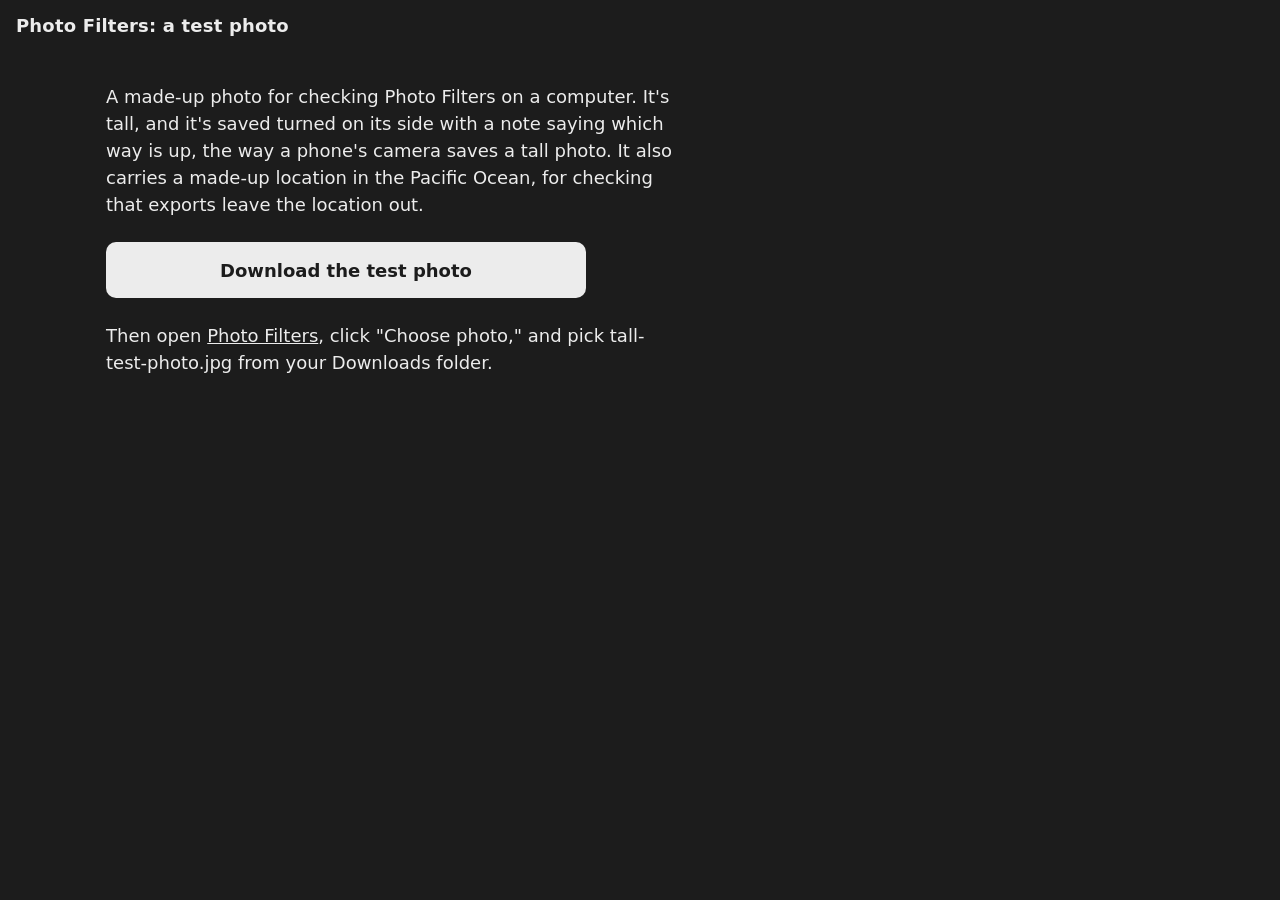
<file: photo-filters/tests/test-photos.html>
<!doctype html>
<html lang="en">
<head>
  <meta charset="utf-8">
  <meta name="viewport" content="width=device-width, initial-scale=1, viewport-fit=cover">
  <!-- The same safety rule as the app: only this site's own files -->
  <meta http-equiv="Content-Security-Policy" content="default-src 'none'; style-src 'self'; img-src 'self'; base-uri 'none'; form-action 'none'">
  <title>Photo Filters: a test photo</title>
  <meta name="robots" content="noindex">
  <link rel="stylesheet" href="../style.css?v=2">
</head>
<body>
  <!-- A page for Dan's checks on his MacBook: one made-up test photo to download.
       The photo (tall-test-photo.jpg) is made by Claude, not taken by anyone: a drawn sky, sun and
       hill with the word TOP. It's 3,000 wide and 4,000 tall as you see it, saved turned on its
       side with rotation tag 6 (the way a phone's camera saves a tall photo), and it carries a
       made-up location: 30 degrees north, 140 degrees west, open ocean in the North Pacific. -->
  <header class="top">
    <h1>Photo Filters: a test photo</h1>
  </header>
  <main>
    <p class="intro">A made-up photo for checking Photo Filters on a computer. It's tall, and it's saved turned on its side with a note saying which way is up, the way a phone's camera saves a tall photo. It also carries a made-up location in the Pacific Ocean, for checking that exports leave the location out.</p>
    <p class="intro"><a id="download" class="main-button" href="tall-test-photo.jpg" download="tall-test-photo.jpg">Download the test photo</a></p>
    <p class="intro">Then open <a href="../">Photo Filters</a>, click "Choose photo," and pick tall-test-photo.jpg from your Downloads folder.</p>
  </main>
</body>
</html>
</file>
<file: style.css>
/* ============================================================
   Daniel Yoon: shared styles for every page
   Design system: "Moon jar" (matches the Substack)
   ============================================================ */


/* ---------- Colors ----------
   Change a color here and it changes everywhere. */
:root {
  --porcelain: #F1EFEA; /* background of every page */
  --ink: #1E1C1A;       /* main text */
  --celadon: #386F61;   /* links, buttons, small labels */
  --stone: #6B655C;     /* dates, captions, small print */
  --glaze: #DCE6DF;     /* thin divider lines only */
}


/* ---------- The whole page ---------- */

/* 112.5% of the phone's normal text size is 18 pixels for most people.
   Every "rem" size below is measured from this. */
html {
  font-size: 112.5%;
}

body {
  margin: 0 auto;
  max-width: 36em;     /* keeps lines short enough to read comfortably */
  padding: 0 1.25rem;  /* space at the left and right edges on phones */
  background: var(--porcelain);
  color: var(--ink);
  font-family: "Libre Baskerville", Georgia, serif;
  font-weight: 400;
  line-height: 1.6;
}

/* Asks newer browsers to avoid a single word alone on the last line */
p, h1, h2 {
  text-wrap: pretty;
}

/* Never bold, not even headings */
h1, h2, h3, h4, strong, b {
  font-weight: 400;
}

/* Images fill the column and keep square corners */
img {
  display: block;
  max-width: 100%;
  height: auto;
  border-radius: 0;
}

/* Korean text: wrap it like <span class="korean">윤</span> */
.korean {
  font-family: "Nanum Myeongjo", serif;
  font-weight: 800;
}


/* ---------- Links ---------- */
a {
  color: var(--celadon);
  text-decoration-thickness: 1px;
  text-underline-offset: 0.2em;
}

/* A clear outline when someone moves through links with a keyboard */
a:focus-visible {
  outline: 2px solid var(--celadon);
  outline-offset: 3px;
}


/* ---------- Header ---------- */
.site-header {
  padding: 2rem 0 1.25rem;
  border-bottom: 1px solid var(--glaze);
}

/* The name is the logo: Regular, never italic, in ink */
.site-name {
  font-size: 1.375rem;
  font-style: normal;
  color: var(--ink);
  text-decoration: none;
}

/* The menu uses the "small label" style */
nav ul {
  display: flex;
  flex-wrap: wrap;
  gap: 1.5rem;
  margin: 0.75rem 0 0;
  padding: 0;
  list-style: none;
}

nav a {
  font-size: 0.75rem;
  text-transform: uppercase;
  letter-spacing: 0.14em;
  text-decoration: none;
}

/* The page you're on gets a thin underline */
nav a[aria-current="page"] {
  text-decoration: underline;
  text-decoration-thickness: 1px;
  text-underline-offset: 0.4em;
}


/* ---------- Main part of the page ---------- */
main {
  padding: 3rem 0;
}

/* Page and section titles */
h1 {
  margin: 0 0 1rem;
  font-size: 1.75rem;
  line-height: 1.3;
}

h1 a {
  color: var(--ink);
  text-decoration: none;
}

/* Small labels above titles, like "Newsletter" */
.label {
  margin: 0 0 0.5rem;
  font-size: 0.75rem;
  text-transform: uppercase;
  letter-spacing: 0.14em;
  color: var(--celadon);
}

/* Buttons, like Subscribe: celadon block, square corners, small label text */
.button {
  display: inline-block;
  margin: 0.5rem 0 1rem;
  padding: 0.9rem 1.75rem;
  background: var(--celadon);
  color: var(--porcelain);
  font-size: 0.75rem;
  text-transform: uppercase;
  letter-spacing: 0.14em;
  text-decoration: none;
  border-radius: 0;
}

/* Section titles, like "The Shy Korean" */
h2 {
  margin: 0 0 0.75rem;
  font-size: 1.375rem;
  line-height: 1.35;
}

h2 a {
  color: var(--ink);
  text-decoration: none;
}

/* Featured posts: one post per block, thin lines between */
.post-list {
  margin: 1.5rem 0 1.5rem;
  padding: 0;
  list-style: none;
  border-top: 1px solid var(--glaze);
}

.post {
  padding: 1.75rem 0;
  border-bottom: 1px solid var(--glaze);
}

/* Opening lines of a post, in italic. They stop after 3 lines with "…",
   so a list of posts stays short on a phone. */
.post-excerpt {
  margin: 0 0 0.75rem;
  font-style: italic;
  display: -webkit-box;
  -webkit-box-orient: vertical;
  -webkit-line-clamp: 3;
  line-clamp: 3;
  overflow: hidden;
}

/* "Read on Substack" under each post, in the small label style */
.read-link {
  font-size: 0.75rem;
  text-transform: uppercase;
  letter-spacing: 0.14em;
  text-decoration: none;
}

/* Post titles inside "Latest posts" look like the ones in "Start here" */
h3 {
  margin: 0 0 0.75rem;
  font-size: 1.375rem;
  font-weight: 400;
  line-height: 1.35;
}

h3 a {
  color: var(--ink);
  text-decoration: none;
}

/* Post dates: small, in stone */
.post-date {
  margin: 0 0 0.5rem;
  font-size: 0.8125rem;
  color: var(--stone);
}

/* "How I built it" on Projects: some space above. The project list's
   last line already separates it, so it needs no line of its own. */
.projects-notes {
  margin-top: 2.5rem;
}

/* The newsletter: a thin line above */
.newsletter {
  margin-top: 3rem;
  padding-top: 2rem;
  border-top: 1px solid var(--glaze);
}

/* ---------- Tabs ----------
   One part of a page at a time, so readers don't scroll far (see tabs.js).
   Without JavaScript the tab buttons stay hidden and every part shows. */
.tab-list {
  display: none;              /* tabs.js shows it by adding "tabs-ready" */
  flex-wrap: wrap;
  gap: 0 1.5rem;
  margin: 0 0 0.5rem;
  border-bottom: 1px solid var(--glaze);
}

.tabs-ready .tab-list {
  display: flex;
}

/* Each tab looks like a small label; the open one is celadon and underlined */
.tab-list button {
  margin: 0 0 -1px;           /* the underline sits on the thin line */
  padding: 0.9rem 0;          /* tall enough to tap easily */
  background: none;
  border: 0;
  border-bottom: 2px solid transparent;
  border-radius: 0;
  color: var(--stone);
  font-family: inherit;
  font-size: 0.75rem;
  text-transform: uppercase;
  letter-spacing: 0.14em;
  cursor: pointer;
}

.tab-list button[aria-selected="true"] {
  color: var(--celadon);
  border-bottom-color: var(--celadon);
}

.tab-list button:focus-visible {
  outline: 2px solid var(--celadon);
  outline-offset: 3px;
}

/* Inside a tab, the list needs no line on top (the tabs already have one) */
.tab-panel .post-list {
  margin-top: 0;
  border-top: 0;
}

/* ...and no line under the last post (the newsletter below has its own) */
.tab-panel .post:last-child {
  border-bottom: 0;
}

/* A part's own title shows only when there are no tabs (the tab already names it) */
.tabs-ready .panel-title {
  display: none;
}

/* ---------- Fold-outs ----------
   A name you tap to open or close a short note, like "How I built it" on Projects.
   It's HTML's own <details> and <summary>, so it works without JavaScript. */
.fold-list {
  border-top: 1px solid var(--glaze);
}

.fold {
  border-bottom: 1px solid var(--glaze);
}

.fold summary {
  display: flex;
  justify-content: space-between;
  align-items: baseline;
  gap: 1rem;
  padding: 1.1rem 0;          /* tall enough to tap easily */
  font-size: 1.375rem;
  line-height: 1.35;
  cursor: pointer;
  list-style: none;           /* hides the browser's own small triangle */
}

.fold summary::-webkit-details-marker {
  display: none;              /* the same, for Safari */
}

/* A celadon + when closed, − when open */
.fold summary::after {
  content: "+";
  color: var(--celadon);
}

.fold[open] summary::after {
  content: "−";
}

.fold summary:focus-visible {
  outline: 2px solid var(--celadon);
  outline-offset: 3px;
}

.fold p:last-child {
  margin-bottom: 1.5rem;
}

/* About page: sections with a thin line above */
.about-section {
  margin-top: 2.5rem;
  padding-top: 2rem;
  border-top: 1px solid var(--glaze);
}

/* A simple list of links, no bullets */
.link-list {
  margin: 0;
  padding: 0;
  list-style: none;
}

.link-list li {
  margin: 0 0 0.5rem;
}

/* The opening words on the Home page, a little larger */
.intro {
  margin: 0;
  font-size: 1.25rem;
  line-height: 1.55;
}


/* ---------- Footer ---------- */
.site-footer {
  padding: 1.25rem 0 2.5rem;
  border-top: 1px solid var(--glaze);
}

.site-footer p {
  margin: 0 0 0.5rem;
}

/* Small print: dates, captions, the copyright line */
.small-print {
  font-size: 0.8125rem;
  color: var(--stone);
}
</file>
<file: fewer-spam-calls/style.css>
/* ============================================================
   Fewer spam calls: styles
   Design system: "Moon jar" (same as danielyoonwrites.github.io),
   with bigger text and big buttons for older readers
   ============================================================ */


/* ---------- Colors ----------
   Change a color here and it changes everywhere. */
:root {
  --porcelain: #F1EFEA; /* background */
  --ink: #1E1C1A;       /* main text */
  --celadon: #386F61;   /* links, buttons, small labels */
  --stone: #6B655C;     /* hints, small print */
  --glaze: #DCE6DF;     /* thin divider lines only */
}


/* ---------- The whole page ---------- */

/* 125% of the phone's normal text size is 20 pixels for most people,
   a little bigger than the website for easier reading.
   Every "rem" size below is measured from this. */
html {
  font-size: 125%;
}

body {
  margin: 0 auto;
  max-width: 30em;     /* keeps lines short enough to read comfortably */
  padding: 0 1.1rem;   /* space at the left and right edges on phones */
  background: var(--porcelain);
  color: var(--ink);
  font-family: "Libre Baskerville", Georgia, serif;
  font-weight: 400;
  line-height: 1.6;
}

/* Never bold, not even headings or the codes to dial */
h1, h2, strong, b {
  font-weight: 400;
}

/* Asks newer browsers to avoid a single word alone on the last line */
p, li, h1, h2 {
  text-wrap: pretty;
}

a {
  color: var(--celadon);
  text-decoration-thickness: 1px;
  text-underline-offset: 0.2em;
}

a:focus-visible,
button:focus-visible,
summary:focus-visible {
  outline: 2px solid var(--celadon);
  outline-offset: 3px;
}


/* ---------- Top of the page ---------- */
main {
  padding: 2.25rem 0 1.5rem;
}

h1 {
  margin: 0 0 0.5rem;
  font-size: 1.6rem;
  line-height: 1.2;
}

.intro {
  margin: 0 0 1.75rem;
  color: var(--stone);
}

/* Once the questions are answered, the intro isn't needed */
.js .answered .intro {
  display: none;
}

/* Keep phone numbers on one line */
a[href^="tel:"] {
  white-space: nowrap;
}


/* ---------- One screen at a time ---------- */

/* With JavaScript on, only the active screen shows.
   Without it, every screen shows, as one long page. */
.js .screen,
.js .step-buttons {
  display: none;
}

.js .screen.active,
.js .step-buttons.active {
  display: block;
}

.screen {
  padding-top: 1.5rem;
  border-top: 1px solid var(--glaze);
}

/* "Question 1 of 3" and "Step 1 of 4" */
.progress {
  margin: 0 0 0.4rem;
  font-size: 0.65rem;
  letter-spacing: 0.14em;
  text-transform: uppercase;
  color: var(--celadon);
}

h2 {
  margin: 0 0 1rem;
  font-size: 1.3rem;
  line-height: 1.3;
}

/* The heading gets focus when a screen opens; no box around it */
h2:focus {
  outline: none;
}

/* One instruction per line, with room between them */
.screen ul {
  margin: 0;
  padding-left: 1.1rem;
}

.screen li {
  margin: 0 0 0.75rem;
}

/* Codes to dial and numbers to text: a little larger */
strong {
  font-size: 1.1em;
  letter-spacing: 0.04em;
}

/* Short notes under a step */
.aside {
  margin: 1rem 0 0;
  font-style: italic;
  color: var(--stone);
}

/* "Not sure?" help under the questions */
.hint {
  margin: 1.5rem 0 0;
  font-size: 0.85rem;
  color: var(--stone);
}


/* ---------- Buttons ---------- */

/* Shared: easy to tap, square corners, the page's own font */
button {
  display: block;
  width: 100%;
  margin: 0;
  border-radius: 0;
  font-family: inherit;
  text-align: left;
  cursor: pointer;
  -webkit-tap-highlight-color: transparent;
}

/* Answer choices: square buttons with a thin celadon outline
   and a small arrow on the right. When tapped, they fill with celadon. */
.choice {
  position: relative;
  min-height: 3.25rem;         /* about 65 pixels tall */
  margin: 0 0 0.75rem;
  padding: 0.9rem 2.5rem 0.9rem 1.1rem;
  border: 1px solid var(--celadon);
  background: var(--porcelain);
  color: var(--ink);
  font-size: 1.05rem;
  line-height: 1.35;
  transition: background-color 0.15s, color 0.15s;
}

.choice::after {
  content: "→" / "";  /* the / "" part keeps screen readers from reading arrows aloud */
  position: absolute;
  right: 1rem;
  top: 50%;
  transform: translateY(-50%);
  color: var(--celadon);
}

/* Fills while pressed. On computers it also fills when the mouse is over it;
   phones skip that part so the color doesn't stay stuck after a tap. */
.choice:active {
  background: var(--celadon);
  color: var(--porcelain);
}

.choice:active::after {
  color: var(--porcelain);
}

@media (hover: hover) {
  .choice:hover {
    background: var(--celadon);
    color: var(--porcelain);
  }

  .choice:hover::after {
    color: var(--porcelain);
  }
}

/* "Done, next step": like the website's Subscribe button */
.next {
  min-height: 3.25rem;
  margin-top: 2rem;
  padding: 0.9rem 1.25rem;
  border: none;
  background: var(--celadon);
  color: var(--porcelain);
  font-size: 0.75rem;
  letter-spacing: 0.14em;
  text-transform: uppercase;
}

.next::after {
  content: "  →" / "";
}

/* "Back": a small quiet label */
.back {
  width: auto;
  min-height: 2.75rem;
  margin-top: 1rem;
  padding: 0.5rem 0;
  border: none;
  background: transparent;
  color: var(--stone);
  font-size: 0.7rem;
  letter-spacing: 0.14em;
  text-transform: uppercase;
}

.back::before {
  content: "←  " / "";
}

/* "Start over" on the last screen */
#finished .choice {
  margin-top: 1.5rem;
}

/* ---------- Sources ---------- */
.sources {
  margin-top: 2.5rem;
  font-size: 0.75rem;
  color: var(--stone);
}

.sources summary {
  cursor: pointer;
}

.sources ul {
  margin: 0.75rem 0 0;
  padding-left: 1rem;
}

.sources li {
  margin: 0 0 0.4rem;
}


/* "Made by Daniel Yoon" on the last screen */
.made-by {
  margin: 1.5rem 0 0;
  font-size: 0.75rem;
}

/* Without JavaScript the buttons can't do anything, so hide them */
html:not(.js) button {
  display: none;
}
</file>
<file: first-step-smaller/style.css>
/* ============================================================
   First step smaller: styles
   Design system: "Moon jar" (same as danielyoonwrites.github.io),
   with big buttons that are easy to tap
   ============================================================ */


/* ---------- Colors ----------
   Change a color here and it changes everywhere. */
:root {
  --porcelain: #F1EFEA; /* background */
  --ink: #1E1C1A;       /* main text */
  --celadon: #386F61;   /* links, buttons, small labels */
  --stone: #6B655C;     /* hints, small print */
  --glaze: #DCE6DF;     /* thin divider lines only */
}


/* ---------- The whole page ---------- */

/* 112.5% of the phone's normal text size is 18 pixels for most people.
   Every "rem" size below is measured from this. */
html {
  font-size: 112.5%;
}

body {
  margin: 0 auto;
  max-width: 30em;     /* keeps lines short enough to read comfortably */
  padding: 0 1.25rem;  /* space at the left and right edges on phones */
  background: var(--porcelain);
  color: var(--ink);
  font-family: "Libre Baskerville", Georgia, serif;
  font-weight: 400;
  line-height: 1.6;
}

/* Anything marked "hidden" stays hidden, even buttons styled to show as blocks */
[hidden] {
  display: none !important;
}

/* Never bold, not even headings */
h1, h2, label, strong, b {
  font-weight: 400;
}

/* Asks newer browsers to avoid a single word alone on the last line */
p, h1, h2 {
  text-wrap: pretty;
}

a {
  color: var(--celadon);
  text-decoration-thickness: 1px;
  text-underline-offset: 0.2em;
}

a:focus-visible,
button:focus-visible,
input:focus-visible {
  outline: 2px solid var(--celadon);
  outline-offset: 3px;
}

/* Headings get focus when a screen opens; no outline for that */
h1:focus,
h2:focus {
  outline: none;
}


/* ---------- Screens: one at a time (app.js adds "active") ---------- */
main {
  padding: 3rem 0 2rem;
}

.screen {
  display: none;
}

.screen.active {
  display: block;
}

h1 {
  margin: 0 0 1rem;
  font-size: 1.75rem;
  line-height: 1.3;
}

h2 {
  margin: 0 0 1rem;
  font-size: 1.375rem;
  line-height: 1.35;
}

.intro {
  margin: 0 0 2rem;
  font-size: 1.25rem;
  line-height: 1.55;
}

/* Small labels, like "Your step": uppercase, celadon */
.label {
  margin: 0 0 0.5rem;
  font-size: 0.75rem;
  text-transform: uppercase;
  letter-spacing: 0.14em;
  color: var(--celadon);
}

/* Hints and notes in stone */
.hint,
.note {
  margin: 0.5rem 0 0;
  font-size: 0.8125rem;
  color: var(--stone);
}

.note {
  margin-top: 1.5rem;
}

/* "Type a few words first": gentle, in italic, never red */
.gentle-error {
  margin: 0.5rem 0 0;
  font-style: italic;
}


/* ---------- Typing boxes ---------- */
input[type="text"] {
  box-sizing: border-box;
  width: 100%;
  min-height: 3.25rem;
  padding: 0.75rem 0.9rem;
  border: 1px solid var(--celadon);
  border-radius: 0;
  background: var(--porcelain);
  color: var(--ink);
  font-family: inherit;
  font-size: 1rem;       /* 18 pixels, so iPhones don't zoom in when typing */
}


/* ---------- Buttons ---------- */
button {
  font-family: inherit;
  cursor: pointer;
}

/* Main button, like the website's Subscribe button */
.primary,
.outline {
  display: block;
  box-sizing: border-box;
  width: 100%;
  min-height: 3.25rem;
  margin-top: 1.5rem;
  padding: 0.9rem 1.25rem;
  border: 1px solid var(--celadon);
  border-radius: 0;
  background: var(--celadon);
  color: var(--porcelain);
  font-size: 0.75rem;
  letter-spacing: 0.14em;
  text-transform: uppercase;
}

/* "I finished it": the same shape, with a line instead of a fill */
.outline {
  margin-top: 0.75rem;
  background: var(--porcelain);
  color: var(--celadon);
}

/* "Not now", "Stop here for now", "Back": small quiet labels */
.quiet {
  display: block;
  min-height: 2.75rem;
  margin-top: 0.75rem;
  padding: 0.5rem 0;
  border: none;
  background: transparent;
  color: var(--stone);
  font-size: 0.7rem;
  letter-spacing: 0.14em;
  text-transform: uppercase;
}

.back::before {
  content: "←  " / "";  /* the / "" keeps screen readers from reading the arrow */
}


/* ---------- "Need help?": short tips that open when tapped ---------- */
.help {
  margin: 1rem 0 0;
}

.help summary {
  display: inline-block;
  min-height: 2.75rem;        /* tall enough to tap easily */
  padding: 0.6rem 0;
  box-sizing: border-box;
  color: var(--celadon);
  font-size: 0.75rem;
  text-transform: uppercase;
  letter-spacing: 0.14em;
  cursor: pointer;
  list-style: none;           /* hides the browser's own small triangle */
}

.help summary::-webkit-details-marker {
  display: none;              /* the same, for Safari */
}

.help summary::after {
  content: "  +" / "";
}

.help[open] summary::after {
  content: "  −" / "";
}

.help summary:focus-visible {
  outline: 2px solid var(--celadon);
  outline-offset: 3px;
}

.help ul {
  margin: 0;
  padding: 0 0 0 1.1rem;
  font-size: 0.875rem;
}

.help li {
  margin: 0 0 0.5rem;
}


/* ---------- 1 to 5 ---------- */
.scale {
  display: grid;
  grid-template-columns: repeat(5, 1fr);
  gap: 0.5rem;
  margin-top: 1.5rem;
}

.scale button {
  min-height: 3.25rem;
  border: 1px solid var(--celadon);
  border-radius: 0;
  background: var(--porcelain);
  color: var(--ink);
  font-size: 1.25rem;
}

/* Fills while pressed; on computers also when the mouse is over it */
.scale button:active {
  background: var(--celadon);
  color: var(--porcelain);
}

@media (hover: hover) {
  .scale button:hover {
    background: var(--celadon);
    color: var(--porcelain);
  }
}

/* "Light" under 1, "Very heavy" under 5 */
.scale-ends {
  display: flex;
  justify-content: space-between;
  margin: 0.5rem 0 0;
  font-size: 0.8125rem;
  color: var(--stone);
}


/* ---------- The step, alone on the screen ---------- */
.step-text {
  margin: 0 0 1.5rem;
  font-style: italic;
}

.big-step {
  margin: 0 0 1rem;
  font-size: 1.75rem;
  font-style: normal;
  line-height: 1.3;
}

.result-kind {
  margin: 0 0 1rem;
  font-style: italic;
}


/* ---------- The arc: each small step under its big task ---------- */
.task-name {
  margin: 0 0 1.25rem;
}

.arc {
  margin: 0 0 1rem 0.3rem;
  padding: 0 0 0 1.25rem;
  list-style: none;
  border-left: 1px solid var(--glaze);   /* the thin line that joins the steps */
}

.arc li {
  position: relative;
  margin: 0 0 1.25rem;
}

/* A small celadon square on the line for each step */
.arc li::before {
  content: "";
  position: absolute;
  top: 0.55rem;
  left: calc(-1.25rem - 0.25rem - 0.5px);
  width: 0.5rem;
  height: 0.5rem;
  background: var(--celadon);
}

.arc-date,
.arc-rating {
  display: block;
  font-size: 0.8125rem;
  color: var(--stone);
}

.arc-text {
  display: block;
}

.arc-summary {
  margin: 0;
  font-style: italic;
}

.so-far {
  margin: 2rem 0 0;
  padding-top: 1.5rem;
  border-top: 1px solid var(--glaze);
}


/* ---------- Saved tasks: the Waiting list and finished tasks ---------- */
.saved-list {
  margin-top: 2.5rem;
}

.rows {
  margin: 0;
  padding: 0;
  list-style: none;
}

/* A task you can tap: a box with a thin celadon line and a small arrow */
.row {
  position: relative;
  display: block;
  box-sizing: border-box;
  width: 100%;
  min-height: 3.25rem;
  margin: 0 0 0.75rem;
  padding: 0.75rem 2.5rem 0.75rem 1rem;
  border: 1px solid var(--celadon);
  border-radius: 0;
  background: var(--porcelain);
  color: var(--ink);
  font-size: 1rem;
  line-height: 1.4;
  text-align: left;
}

.row::after {
  content: "→" / "";
  position: absolute;
  right: 1rem;
  top: 50%;
  transform: translateY(-50%);
  color: var(--celadon);
}

.row-name {
  display: block;
}

.row-sub {
  display: block;
  margin-top: 0.15rem;
  font-size: 0.8125rem;
  color: var(--stone);
}

.no-steps {
  margin: 0 0 1rem;
  color: var(--stone);
  font-style: italic;
}

/* "Write a book › Chapter 1 ›" at the top of a step's screen: tap to go up */
.crumbs {
  margin: 0 0 1rem;
  font-size: 0.8125rem;
  line-height: 1.4;
}

.crumb {
  min-height: 2.75rem;        /* tall enough to tap easily */
  padding: 0.25rem 0;
  border: none;
  background: transparent;
  color: var(--celadon);
  font-size: inherit;
  text-align: left;
  text-decoration: underline;
  text-decoration-thickness: 1px;
  text-underline-offset: 0.2em;
}

.crumb::after {
  content: "  ›  " / "";
  color: var(--stone);
  text-decoration: none;
  display: inline-block;
  white-space: pre;
}


/* ---------- Steps you can tap inside an arc ---------- */
.arc-item {
  display: block;
}

button.arc-item {
  position: relative;
  box-sizing: border-box;
  width: 100%;
  padding: 0 1.75rem 0 0;
  border: none;
  background: transparent;
  color: var(--ink);
  font-size: inherit;
  line-height: inherit;
  text-align: left;
}

/* A small arrow on the right says "tap to open" */
button.arc-item::after {
  content: "→" / "";
  position: absolute;
  right: 0;
  top: 1.2rem;
  color: var(--celadon);
}

button.arc-item:focus-visible {
  outline: 2px solid var(--celadon);
  outline-offset: 3px;
}

/* Steps not done yet get a hollow square on the line */
.arc li.to-do::before {
  box-sizing: border-box;
  border: 1px solid var(--celadon);
  background: var(--porcelain);
}

/* The date and "felt 3, was 1" under a step on its own screen */
.node-meta {
  margin: -0.5rem 0 1.25rem;
  font-size: 0.8125rem;
  color: var(--stone);
}

.node-name {
  margin-bottom: 1rem;
}


/* ---------- Edit ---------- */
.move-here {
  margin-top: 2rem;
  padding-top: 1.5rem;
  border-top: 1px solid var(--glaze);
}

.position {
  margin: 0;
  font-size: 0.8125rem;
  color: var(--stone);
}

/* "Move up" and "Move down" side by side */
.pair {
  display: grid;
  grid-template-columns: 1fr 1fr;
  gap: 0.75rem;
}

.pair .outline {
  margin-top: 0.75rem;
  padding-left: 0.5rem;       /* a little more room, so "Move down" fits on one line */
  padding-right: 0.5rem;
}

/* A button that can't be used right now, like "Move up" on the first step */
button:disabled {
  opacity: 0.35;
  cursor: default;
}

#edit [data-action="move-into"] {
  margin-top: 1.5rem;
}


/* ---------- Footer ---------- */
footer {
  padding: 1.25rem 0 2.5rem;
  border-top: 1px solid var(--glaze);
  font-size: 0.8125rem;
}

footer p {
  margin: 0;
}
</file>
<file: idea-board/style.css>
/* ============================================================
   Idea board: styles
   Design: "Paper and ink," the same look as Living in the Word
   (the owner's choice, November 2, 2026): warm paper, black ink,
   EB Garamond for reading, Jost for small labels and buttons,
   thin lines and square corners. See SPEC.md, "The look."
   ============================================================ */


/* ---------- Colors and fonts ----------
   The same as Living in the Word's. Change one here and it changes everywhere. */
:root {
  --paper: #F3EFE7;   /* background: warm paper, never pure white */
  --ink: #1D1B18;     /* main text and the main buttons */
  --muted: #57524A;   /* small print, labels, hints */
  --line: #DCD4C7;    /* thin lines, and the dots on the board */
  --soft: #E9E3D8;    /* a shaded box */
  --note: #FBF8F2;    /* the notes: like index cards, a little lighter than the paper */
  --edge: #8C8478;    /* the notes' edges and the Undo button's line: 3.2 to 1 against the paper,
                         4.7 to 1 against ink (accessibility check, November 2, 2026) */

  --serif: "EB Garamond", Georgia, serif;                /* for reading */
  --sans: "Jost", "Helvetica Neue", Arial, sans-serif;   /* for small labels and buttons */
}


/* ---------- The whole page ---------- */

html,
body {
  height: 100%;
  margin: 0;
  background: var(--paper);
}

body {
  color: var(--ink);
  font-family: var(--serif);
  font-size: 19px;
  line-height: 1.45;
  -webkit-font-smoothing: antialiased;
  overflow: hidden;            /* the board moves, not the page */
  overscroll-behavior: none;   /* no pull-to-refresh while you move the board */
}

/* Anything marked "hidden" stays hidden */
[hidden] {
  display: none !important;
}

button {
  font-family: var(--sans);
  cursor: pointer;
  -webkit-tap-highlight-color: transparent;   /* no grey flash on tap */
}

/* A clear outline when moving around with a keyboard */
button:focus-visible,
textarea:focus-visible,
.note:focus-visible,
.photo:focus-visible {
  outline: 2px solid var(--ink);
  outline-offset: 3px;
}


/* ---------- The thin bar at the top ---------- */

.bar {
  box-sizing: border-box;
  display: flex;
  align-items: center;
  justify-content: space-between;
  gap: 1rem;
  min-height: 52px;
  padding: 0 16px;
  background: var(--paper);
  border-bottom: 1px solid var(--line);
}

.top {
  flex: none;
  min-height: calc(52px + env(safe-area-inset-top));
  padding-top: env(safe-area-inset-top);   /* clear of the phone's camera and clock */
}

/* On a board: "Boards" on the left, the board's name in the middle, "Edit" on the right.
   On a narrow screen the name goes onto its own line. */
.board-bar {
  flex-wrap: wrap;
  gap: 0 12px;
}

.board-name {
  flex: 1 1 8rem;
  min-width: 0;
  overflow: hidden;
  font-size: 19px;
  text-align: center;
  text-overflow: ellipsis;
  white-space: nowrap;
}

/* Very narrow (or the phone's zoom turned up): "Boards" and "Edit" on the first line, the name under them */
@media (max-width: 300px) {
  .board-name {
    order: 3;
    flex-basis: 100%;
    padding-bottom: 8px;
    text-align: left;
  }
}

/* Small capital labels */
.name,
.status {
  font-family: var(--sans);
  font-size: 13.5px;
  letter-spacing: 0.14em;
  text-transform: uppercase;
}

/* "Saved on this device," in the board's top right corner */
.status {
  position: absolute;
  top: 8px;
  right: 12px;
  z-index: 1;
  padding: 2px 6px;
  background: var(--paper);
  color: var(--muted);
  letter-spacing: 0.08em;
  text-transform: none;
  pointer-events: none;
  transition: opacity 0.6s ease;
}

/* A few seconds after "Saved on this device," it fades, so it doesn't sit over a note */
.status.faded {
  opacity: 0;
}


/* ---------- The screens: the list of boards, and a board ---------- */

.screen {
  position: fixed;
  inset: 0;
  display: flex;
  flex-direction: column;
  background: var(--paper);
}

/* The list scrolls if there are many boards; the space at the bottom is for "New board" */
.list-scroll {
  flex: 1;
  overflow-y: auto;
  padding: 0 24px 128px;
}

.title {
  margin: 36px 0 24px;
  font-size: 34px;
  font-weight: 400;
  line-height: 1.15;
  text-align: center;
}

.title:focus {
  outline: none;
}

.boards {
  max-width: 32rem;
  margin: 0 auto;
  padding: 0;
  list-style: none;
}

.boards li {
  border-top: 1px solid var(--line);
}

.boards li:last-child {
  border-bottom: 1px solid var(--line);
}

/* One board in the list: its name, how many notes, and an arrow */
.row {
  display: grid;
  grid-template-columns: 1fr auto;
  grid-template-areas: "name arrow" "count arrow";
  align-items: center;
  gap: 2px 12px;
  width: 100%;
  min-height: 72px;
  padding: 12px 4px;
  border: 0;
  background: transparent;
  color: var(--ink);
  text-align: left;
}

.row:active {
  opacity: 0.75;
}

.row:focus-visible {
  outline: 2px solid var(--ink);
  outline-offset: 3px;
}

.row-name {
  grid-area: name;
  font-family: var(--serif);
  font-size: 22px;
  line-height: 1.25;
  overflow-wrap: anywhere;
}

.row-count {
  grid-area: count;
  font-size: 13.5px;
  letter-spacing: 0.08em;
  color: var(--muted);
}

.row-arrow {
  grid-area: arrow;
  font-size: 20px;
}

.empty-list {
  margin: 28px 0;
  color: var(--muted);
  font-style: italic;
  text-align: center;
}

/* Small print */
.small {
  max-width: 32rem;
  margin: 24px auto 0;
  color: var(--muted);
  font-family: var(--sans);
  font-size: 13.5px;
  letter-spacing: 0.04em;
  line-height: 1.5;
  text-align: center;
}


/* ---------- The board ---------- */

.board {
  position: relative;
  flex: 1;          /* the rest of the screen, under the bar */
  min-height: 0;
  overflow: hidden;
  touch-action: none;   /* the app moves and zooms the board itself */
  cursor: grab;
  background-color: var(--paper);
}

/* Faint dots, so you can see the board move. Notes' and photos' corners settle onto them (on every
   second dot when you're zoomed in close), so things line up. app.js draws them, in --line. */
.dots {
  position: absolute;
  inset: 0;
  width: 100%;
  height: 100%;
  pointer-events: none;
}

.board.moving {
  cursor: grabbing;
}

/* When a button moves the board ("Show all", − and +), it glides instead of jumping */
.world.gliding {
  transition: transform 0.25s ease;
}

@media (prefers-reduced-motion: reduce) {
  .world.gliding {
    transition: none;
  }
}

/* Everything on the board sits on the world, which moves and zooms */
.world {
  position: absolute;
  left: 0;
  top: 0;
  transform-origin: 0 0;
}

/* A note: square to start, taller when the words need more room */
.note {
  position: absolute;
  box-sizing: border-box;
  width: 220px;        /* the same as NOTE_WIDTH in app.js */
  min-height: 220px;
  padding: 18px 18px 22px;
  background: var(--note);
  border: 1px solid var(--edge);   /* easy to see where a note ends */
  box-shadow: 0 1px 2px rgba(29, 27, 24, 0.06), 0 6px 18px rgba(29, 27, 24, 0.07);
  font-size: 21px;            /* bigger than the rest, so the words stay readable when you zoom out a little */
  line-height: 1.38;
  white-space: pre-wrap;      /* keeps your line breaks */
  overflow-wrap: anywhere;    /* a long web address wraps instead of sticking out */
  cursor: pointer;
  -webkit-user-select: none;
  user-select: none;
  -webkit-touch-callout: none;
}

/* A photo: the picture in a thin frame, with the same soft shadow as the notes */
.photo {
  position: absolute;
  box-sizing: border-box;
  border: 1px solid var(--edge);
  background: var(--note);
  box-shadow: 0 1px 2px rgba(29, 27, 24, 0.06), 0 6px 18px rgba(29, 27, 24, 0.07);
  cursor: pointer;
  -webkit-user-select: none;
  user-select: none;
  -webkit-touch-callout: none;
}

.photo img {
  display: block;
  width: 100%;
  height: 100%;
  object-fit: cover;
  pointer-events: none;   /* the finger moves the photo, not the picture inside it */
}

/* A photo's size corner: a thin ink corner, like a picture frame's, just outside the photo's
   bottom-right corner, on the paper (so it shows on dark and light photos alike). The part a
   finger can grab is 48 by 48 on the screen at any zoom, centered on the photo's corner:
   app.js sets --zoom, and every size here is divided by it. */
.photo .corner {
  position: absolute;
  right: calc(-24px / var(--zoom, 1));
  bottom: calc(-24px / var(--zoom, 1));
  width: calc(48px / var(--zoom, 1));
  height: calc(48px / var(--zoom, 1));
  cursor: nwse-resize;
}

.photo .corner::after {
  content: "";
  position: absolute;
  left: calc(10px / var(--zoom, 1));
  top: calc(10px / var(--zoom, 1));
  box-sizing: border-box;
  width: calc(20px / var(--zoom, 1));
  height: calc(20px / var(--zoom, 1));
  border-right: calc(2px / var(--zoom, 1)) solid var(--ink);
  border-bottom: calc(2px / var(--zoom, 1)) solid var(--ink);
}

/* Zoomed far out, a photo is small on the screen: the corner hides, so it never covers the picture */
.photo.small .corner {
  display: none;
}

/* A photo whose file isn't on this device */
.photo.missing::before,
.photo-big.missing::before {
  content: "Photo not on this device";
  margin: auto;
  padding: 12px;
  color: var(--muted);
  font-size: 16px;
  font-style: italic;
  text-align: center;
}

.photo.missing {
  display: flex;
}

.photo.missing img {
  display: none;
}

/* A note or photo being dragged lifts a little */
.note.dragging,
.photo.dragging {
  cursor: grabbing;
  box-shadow: 0 2px 4px rgba(29, 27, 24, 0.08), 0 14px 32px rgba(29, 27, 24, 0.14);
}

/* When you let go, a note or photo glides the last few pixels onto the nearest spot on the dots
   (and a photo onto its settled size) */
.item.settling {
  transition: left 0.15s ease, top 0.15s ease, width 0.15s ease, height 0.15s ease;
}

/* (This comes after .item.settling on purpose: the later rule wins.) */
@media (prefers-reduced-motion: reduce) {
  .item.settling {
    transition: none;
  }
}

/* "Nothing here yet" in the middle of an empty board */
.empty {
  position: absolute;
  left: 0;
  right: 0;
  top: 24%;   /* high enough to stay clear of the buttons, even with the phone's zoom turned up */
  margin: 0;
  padding: 0 24px;
  color: var(--muted);
  font-style: italic;
  text-align: center;
  pointer-events: none;
}


/* ---------- The bottom of the screen: "Note removed. Undo," then the buttons ---------- */

.bottom {
  position: fixed;
  left: 0;
  right: 0;
  bottom: 0;
  z-index: 2;
  padding: 12px 16px calc(14px + env(safe-area-inset-bottom));
  pointer-events: none;   /* only the buttons catch taps; the board works between them */
}

.tools {
  display: flex;
  flex-wrap: wrap;        /* two rows when there isn't room for one */
  justify-content: center;
  gap: 8px;
}

.bottom button,
.removed {
  pointer-events: auto;
}

/* On a very narrow screen (or a phone with its zoom turned up), a little less space in the buttons */
@media (max-width: 300px) {
  .primary,
  .outline {
    padding: 0 14px;
    letter-spacing: 0.1em;
  }
}

/* The main button: solid ink */
.primary,
.outline {
  min-height: 48px;
  padding: 0 20px;
  border: 1px solid var(--ink);
  border-radius: 0;
  background: var(--ink);
  color: var(--paper);
  font-size: 14px;
  font-weight: 500;
  letter-spacing: 0.16em;
  text-transform: uppercase;
}

/* The other buttons: ink lines on paper */
.outline {
  background: var(--paper);
  color: var(--ink);
}

.primary:active,
.outline:active,
.quiet:active {
  opacity: 0.75;
}

.zoom {
  min-width: 48px;
  padding: 0;
  font-size: 20px;
  letter-spacing: 0;
}

/* Phones pinch to zoom, so they don't need the − and + buttons */
@media (pointer: coarse) {
  .zoom {
    display: none;
  }
}

/* "Remove": small quiet words */
.quiet {
  min-width: 48px;
  min-height: 48px;   /* Android's guide: tap targets at least 48 by 48 */
  padding: 0;
  border: none;
  background: transparent;
  color: var(--ink);
  font-size: 13.5px;
  letter-spacing: 0.14em;
  text-transform: uppercase;
}


/* ---------- "Note removed. Undo" ---------- */

.removed {
  box-sizing: border-box;
  display: flex;
  flex-wrap: wrap;   /* on a very narrow screen, Undo goes under the words instead of off the edge */
  align-items: center;
  justify-content: space-between;
  gap: 6px 12px;
  max-width: 24rem;
  margin: 0 auto 10px;
  padding: 6px 6px 6px 16px;
  background: var(--ink);
  color: var(--paper);
  font-family: var(--sans);
  font-size: 14px;
  letter-spacing: 0.04em;
}

.removed button {
  min-height: 48px;
  padding: 0 14px;
  border: 1px solid var(--edge);
  border-radius: 0;
  background: transparent;
  color: var(--paper);
  font-size: 13.5px;
  font-weight: 500;
  letter-spacing: 0.14em;
  text-transform: uppercase;
}


/* ---------- A note on its own screen ---------- */

.editor {
  position: fixed;
  inset: 0;
  z-index: 5;
  display: flex;
  flex-direction: column;
  background: var(--paper);
  padding-top: env(safe-area-inset-top);
}

/* "Photo" and "Done" side by side on the right; on a very narrow screen (or with the phone's zoom
   turned up) they go onto more rows instead of off the edge */
.editor .bar {
  flex-wrap: wrap;
  row-gap: 8px;
  min-height: 60px;   /* room for 48-pixel buttons */
  padding-top: 6px;
  padding-bottom: 6px;
}

.bar-end {
  display: flex;
  flex-wrap: wrap;
  justify-content: flex-end;
  gap: 8px;
}

.editor .outline {
  padding: 0 18px;
}

.editor .primary {
  padding: 0 18px;
}

.editor textarea {
  flex: 1;
  box-sizing: border-box;
  width: 100%;
  max-width: 40rem;
  margin: 0 auto;
  padding: 20px 16px;
  border: 0;
  border-radius: 0;
  background: var(--paper);
  color: var(--ink);
  font-family: var(--serif);
  font-size: 22px;
  line-height: 1.45;
  resize: none;
}

.editor textarea:focus {
  outline: none;   /* the whole screen is the note, so no outline around it */
}

/* A photo on its own screen: as big as fits, below the bar */
.photo-big {
  flex: 1;
  min-height: 0;
  display: flex;
  align-items: center;
  justify-content: center;
  padding: 16px;
}

.photo-big img {
  display: block;
  max-width: 100%;
  max-height: 100%;
  object-fit: contain;
  border: 1px solid var(--edge);
}

.photo-big.missing img {
  display: none;
}

.editor textarea::placeholder {
  color: var(--muted);
  font-style: italic;
}


/* ---------- A board's name on its own screen ---------- */

.settings {
  box-sizing: border-box;
  width: 100%;
  max-width: 32rem;
  margin: 0 auto;
  padding: 28px 24px;
  overflow-y: auto;
}

.label {
  display: block;
  color: var(--muted);
  font-family: var(--sans);
  font-size: 13.5px;
  letter-spacing: 0.14em;
  text-transform: uppercase;
}

/* A single line to write on */
.settings input {
  box-sizing: border-box;
  width: 100%;
  margin-top: 10px;
  padding: 8px 0;
  border: 0;
  border-bottom: 1px solid var(--ink);
  border-radius: 0;
  background: transparent;
  color: var(--ink);
  font-family: var(--serif);
  font-size: 26px;
}

.settings input:focus {
  outline: none;
  border-bottom-width: 3px;   /* the line gets thicker while you type */
  padding-bottom: 6px;
}

.settings input::placeholder {
  color: var(--muted);
  font-size: 22px;
  font-style: italic;
}

.settings .small {
  margin-top: 12px;
  text-align: left;
}

/* "Remove “Sermon series” and its 3 notes?" */
.confirm {
  margin-top: 36px;
  padding-top: 20px;
  border-top: 1px solid var(--line);
}

.confirm p {
  margin: 0 0 16px;
  font-size: 21px;
  line-height: 1.4;
}

.confirm button {
  display: block;
  width: 100%;
  margin-top: 10px;
}
</file>
<file: living-in-the-word/style.css>
/* ============================================================
   Living in the Word: styles
   Design: "Paper and ink" (the owner's choice, October 26, 2026).
   Clean and quiet, like a Kinfolk magazine page: warm paper,
   black ink, one classic serif for reading, a small sans for labels,
   thin lines and lots of open space. See SPEC.md, "The look."
   ============================================================ */


/* ---------- Colors and fonts ----------
   Change one here and it changes everywhere. */
:root {
  --paper: #F3EFE7;   /* background: warm paper, never pure white */
  --ink: #1D1B18;     /* main text and the main buttons */
  --muted: #57524A;   /* small print, labels, hints: 6.8 to 1 on paper, 6.1 on soft (was #6B655C) */
  --line: #DCD4C7;    /* thin lines between rows */
  --soft: #E9E3D8;    /* the shaded box behind notes */

  --serif: "EB Garamond", Georgia, serif;                      /* for reading */
  --sans: "Jost", "Helvetica Neue", Arial, sans-serif;         /* for small labels and buttons */
}


/* ---------- The whole page ---------- */

/* 112.5% of the phone's normal text size is 18 pixels for most people.
   Every "rem" size below is measured from this. */
html {
  font-size: 112.5%;
  background: var(--paper);
}

body {
  margin: 0 auto;
  max-width: 32rem;     /* on a computer, the app stays a phone-width column */
  padding: 0 1.5rem;    /* space at the left and right edges */
  background: var(--paper);
  color: var(--ink);
  font-family: var(--serif);
  font-size: 1.0625rem; /* about 19 pixels: Garamond reads small, so a little bigger */
  line-height: 1.5;
  -webkit-font-smoothing: antialiased;
}

/* Anything marked "hidden" stays hidden, even buttons styled to show as blocks */
[hidden] {
  display: none !important;
}

/* Regular weight everywhere, headings too */
h1, h2, label, legend, strong, b {
  font-weight: 400;
}

/* Asks newer browsers to avoid a single word alone on the last line */
p, h1, h2 {
  text-wrap: pretty;
}

.italic {
  font-style: italic;
}

a {
  color: var(--muted);
  text-decoration-thickness: 1px;
  text-underline-offset: 0.2em;
}

button {
  font-family: inherit;
  cursor: pointer;
  -webkit-tap-highlight-color: transparent;  /* no grey flash on tap; buttons dim instead */
}

/* A clear outline when moving around with a keyboard */
a:focus-visible,
button:focus-visible,
select:focus-visible,
textarea:focus-visible {
  outline: 2px solid var(--ink);
  outline-offset: 3px;
}

/* Headings get focus when a screen opens; no outline for that */
h1:focus,
h2:focus {
  outline: none;
}


/* ---------- Screens: one at a time (app.js adds "active") ---------- */
main {
  padding: 0 0 3rem;
}

.screen {
  display: none;
}

.screen.active {
  display: block;
}

/* The start screen has no top bar, so it starts lower */
#home {
  padding-top: 3.5rem;
}


/* ---------- The bar at the top of each screen: Back, and the app's name ----------
   It stays at the top while you scroll. */
.top-bar {
  position: sticky;
  top: 0;
  z-index: 2;
  display: flex;
  justify-content: space-between;
  align-items: center;
  margin: 0 -1.5rem 2.25rem;   /* reaches the screen's edges */
  padding: 0.25rem 1.5rem;
  background: var(--paper);
  border-bottom: 1px solid var(--line);
}

.back {
  min-height: 2.75rem;          /* tall enough to tap easily */
  padding: 0;
  border: none;
  background: transparent;
  color: var(--ink);
  font-family: var(--sans);
  font-size: 0.7778rem;   /* 14 pixels (readability, October 28, 2026) */
  letter-spacing: 0.16em;
  text-transform: uppercase;
}

.back::before {
  content: "←  " / "";  /* the / "" keeps screen readers from reading the arrow */
}

.wordmark {
  font-style: italic;
  font-size: 1rem;
}


/* ---------- Words ---------- */

/* Small labels, like "Prepare a study" or "Questions": small capitals, spaced out */
.label {
  margin: 0 0 0.75rem;
  font-family: var(--sans);
  font-size: 0.75rem;     /* 13.5 pixels: Apple's guidelines put 11 points as the smallest text */
  letter-spacing: 0.16em;
  text-transform: uppercase;
  color: var(--muted);
}

/* "Living in the Word" on the start screen */
h1 {
  margin: 0 0 1.25rem;
  font-size: 3rem;
  line-height: 1.02;
  letter-spacing: -0.015em;
}

h2 {
  margin: 0 0 1rem;
  font-size: 2rem;
  line-height: 1.1;
  letter-spacing: -0.01em;
}

/* The passage or reading name, like "John 4:1-26": the biggest words on the screen */
.big-title {
  font-size: 2.75rem;
  line-height: 1.05;
  margin-bottom: 0.4rem;
}

.intro {
  margin: 0 0 2.25rem;
  font-size: 1.1875rem;
  line-height: 1.45;
  color: var(--muted);
}

/* "Read it aloud...": a short tip in italic under the title */
.study-tip {
  margin: 0 0 1.75rem;
  font-style: italic;
  color: var(--muted);
}

/* Hints and notes in small print */
.hint,
.note {
  margin: 0.5rem 0 0;
  font-size: 0.875rem;
  line-height: 1.5;
  color: var(--muted);
}

.note {
  margin-top: 1.5rem;
}

/* "Type a passage first": gentle, in italic, never red */
.gentle-error {
  margin: 0.5rem 0 0;
  font-style: italic;
}


/* ---------- The two big choices on the start screen ---------- */
.row {
  position: relative;
  display: block;
  box-sizing: border-box;
  width: 100%;
  padding: 1.25rem 2.5rem 1.25rem 0;
  border: none;
  border-top: 1px solid var(--line);
  background: transparent;
  color: var(--ink);
  text-align: left;
}

.row:last-of-type {
  border-bottom: 1px solid var(--line);
}

/* The arrow on the right */
.row::after {
  content: "→" / "";
  position: absolute;
  right: 0.25rem;
  top: 50%;
  transform: translateY(-50%);
  font-family: var(--sans);
  font-size: 1.125rem;
}

.row:active {
  opacity: 0.6;
}

.row-number {
  display: block;
  font-family: var(--sans);
  font-size: 0.7778rem;
  letter-spacing: 0.12em;
  color: var(--muted);
}

.row-title {
  display: block;
  margin: 0.35rem 0 0.2rem;
  font-size: 1.625rem;
  line-height: 1.15;
}

.row-text {
  display: block;
  font-size: 1rem;
  line-height: 1.45;
  color: var(--muted);
}

/* Where the reading plan is, like "Next: Matthew 3. Reading 3 of 28." Hidden when empty. */
.row-status {
  display: block;
  margin-top: 0.4rem;
  font-size: 1rem;
  font-style: italic;
}

.row-status:empty {
  display: none;
}


/* ---------- Typing boxes: just a line to write on ---------- */
input[type="text"],
input[type="email"],
input[type="password"],
input[type="date"],
select {
  box-sizing: border-box;
  width: 100%;
  min-height: 3.25rem;
  padding: 0.4rem 0;
  border: none;
  border-bottom: 1px solid var(--ink);
  border-radius: 0;
  background: transparent;
  color: var(--ink);
  font-family: var(--serif);
  font-size: 1.5rem;     /* big, and over 16 pixels so iPhones don't zoom in */
  line-height: 1.3;
}

/* While typing, the line gets thicker */
input[type="text"]:focus,
input[type="email"]:focus,
input[type="password"]:focus,
input[type="date"]:focus,
select:focus {
  outline: none;
  border-bottom-width: 2px;
  padding-bottom: calc(0.4rem - 1px);
}

/* The browser's own look for the book list and the date, made to match */
select,
input[type="date"] {
  appearance: none;
  -webkit-appearance: none;
  font-size: 1.25rem;
}

select {
  /* a thin arrow on the right, drawn in ink (a tiny picture written as text) */
  padding-right: 2rem;
  background-image: url("data:image/svg+xml,%3Csvg xmlns='http://www.w3.org/2000/svg' width='12' height='8' viewBox='0 0 12 8'%3E%3Cpath d='M1 1.5l5 5 5-5' fill='none' stroke='%231D1B18' stroke-width='1.2'/%3E%3C/svg%3E");
  background-position: right 0.25rem center;
  background-size: 0.7rem auto;
  background-repeat: no-repeat;
}


/* ---------- Buttons ---------- */

/* The main button: solid ink */
.primary,
.outline {
  display: block;
  box-sizing: border-box;
  width: 100%;
  min-height: 3.5rem;
  margin-top: 1.75rem;
  padding: 1rem 1.25rem;
  border: 1px solid var(--ink);
  border-radius: 0;
  background: var(--ink);
  color: var(--paper);
  font-family: var(--sans);
  font-size: 0.7778rem;   /* 14 pixels */
  font-weight: 500;
  letter-spacing: 0.16em;
  text-transform: uppercase;
}

/* "Add a question", "Copy": the same shape, with a line instead of a fill */
.outline {
  background: transparent;
  color: var(--ink);
}

.primary:active,
.outline:active {
  opacity: 0.75;
}

/* "Remove", "Write new questions": small quiet words */
.quiet {
  display: block;
  min-height: 2.75rem;
  margin-top: 0.75rem;
  padding: 0.5rem 0;
  border: none;
  background: transparent;
  color: var(--ink);        /* in ink, not grey, so it's easy to see (October 28, 2026) */
  font-family: var(--sans);
  font-size: 0.7222rem;     /* 13 pixels */
  letter-spacing: 0.14em;
  text-transform: uppercase;
}


/* ---------- The questions ---------- */

/* Numbered 01, 02, 03 on the left, with a thin line between questions.
   The numbers are drawn here (a "counter"), not typed in the page. */
.question-list,
.reflect-list {
  margin: 0;
  padding: 0;
  list-style: none;
  counter-reset: question;
}

.question-list li,
.reflect-list li {
  display: grid;
  grid-template-columns: 1fr;
  padding: 1.25rem 0 0.5rem;
  border-top: 1px solid var(--line);
}

.question-list li:last-child,
.reflect-list li:last-child {
  border-bottom: 1px solid var(--line);
}

.question-list li::before,
.reflect-list li::before {
  counter-increment: question;
  content: counter(question, lower-roman) ".";   /* i., ii., iii., like a magazine (October 28, 2026) */
  margin-bottom: 0.35rem;
  text-align: center;
  font-size: 1.5rem;
  font-style: italic;
  line-height: 1.2;
  color: var(--muted);
}

/* Each question is a box you can type in, but it looks like plain words until tapped */
.question-list textarea {
  grid-column: 1;
  display: block;
  box-sizing: border-box;
  width: 100%;
  margin: 0;
  padding: 0.2rem 0.4rem;
  border: 1px solid transparent;   /* app.js counts these two thin lines when sizing the box */
  border-radius: 0;
  background: transparent;
  color: var(--ink);
  font-family: var(--serif);
  font-size: 1.3125rem;   /* about 24 pixels */
  line-height: 1.4;
  resize: none;          /* app.js makes each box as tall as its words */
  overflow: hidden;
}

/* While typing in a question: a shaded box with a line under it */
.question-list textarea:focus {
  outline: none;
  background: var(--soft);
  border-bottom-color: var(--ink);
}

.question-list .remove {
  grid-column: 1;
  justify-self: end;
  margin-top: 0;
  min-height: 2.25rem;
  padding: 0.25rem 0;
}

/* The questions to think about in the reading plan: plain words, not boxes */
.reflect-list li {
  padding-bottom: 1.25rem;
  font-size: 1.3125rem;
  line-height: 1.4;
}

.no-steps {
  margin: 0 0 1rem;
  color: var(--muted);
  font-style: italic;
}


/* ---------- The passage (ESV), in a fold-out ----------
   Closed until tapped, so the questions stay near the top. */
.scripture {
  margin: 0 0 1.75rem;
  border-top: 1px solid var(--line);
  border-bottom: 1px solid var(--line);
}

/* The row you tap: "Read John 4:1-26", a small "ESV", and a + that turns into a − */
.scripture summary {
  display: flex;
  align-items: center;
  gap: 0.75rem;
  min-height: 3.25rem;
  padding: 0.4rem 0;
  font-size: 1.25rem;
  line-height: 1.3;
  cursor: pointer;
  list-style: none;
}

.scripture summary::-webkit-details-marker {
  display: none;
}

.scripture summary::after {
  content: "+" / "";
  margin-left: auto;
  font-family: var(--sans);
  font-size: 1.25rem;
}

.scripture[open] summary::after {
  content: "−" / "";
}

.scripture-tag {
  font-family: var(--sans);
  font-size: 0.7222rem;
  letter-spacing: 0.2em;
  color: var(--muted);
}

/* The words themselves. "pre-wrap" keeps the line breaks and the indents of poetry. */
.scripture-text {
  padding: 0.5rem 0 0;
  font-size: 1.1875rem;
  line-height: 1.6;
  white-space: pre-wrap;
}

/* Verse numbers: small and grey, a little raised */
.verse-number {
  margin-right: 0.15em;
  font-family: var(--sans);
  font-size: 0.6875rem;   /* 12 pixels, above Apple's 11-point floor */
  line-height: 0;
  color: var(--muted);
}

.scripture-notice {
  font-size: 0.75rem;
}

.scripture .note:last-child {
  margin: 0.5rem 0 1rem;
}

/* Just the link, when the text can't show */
.esv-only {
  margin: 0 0 1.75rem;
}

/* A button: "Read John 15 on esv.org" in a box with a dark line all around, and an arrow
   that points out of the app (it opens esv.org) */
.esv-only a {
  display: flex;
  align-items: center;
  gap: 0.75rem;
  min-height: 3.25rem;
  box-sizing: border-box;
  padding: 0.6rem 1rem;
  border: 1px solid var(--ink);
  color: var(--ink);
  font-size: 1.1875rem;
  line-height: 1.3;
  text-decoration: none;
}

.esv-only a:active {
  opacity: 0.75;
}

.esv-only a::after {
  content: "↗" / "";
  margin-left: auto;
  font-family: var(--sans);
  font-size: 1.125rem;
}


/* ---------- The AI's commentary for the leader, and its note on a reading ----------
   A fold-out like the passage's: closed until tapped, so the questions stay near the top
   (the owner's choice, October 26, 2026). */
.leader-note,
.reading-note {
  margin: 0 0 1.75rem;
  border-top: 1px solid var(--line);
  border-bottom: 1px solid var(--line);
}

/* The row you tap: "For the leader" and a + that turns into a − */
.leader-note summary,
.reading-note summary {
  display: flex;
  align-items: center;
  min-height: 3.25rem;
  padding: 0.4rem 0;
  font-size: 1.25rem;
  line-height: 1.3;
  cursor: pointer;
  list-style: none;
}

.leader-note summary::-webkit-details-marker,
.reading-note summary::-webkit-details-marker {
  display: none;
}

.leader-note summary::after,
.reading-note summary::after {
  content: "+" / "";
  margin-left: auto;
  font-family: var(--sans);
  font-size: 1.25rem;
}

.leader-note[open] summary::after,
.reading-note[open] summary::after {
  content: "−" / "";
}

/* The commentary for the leader, and the note on a reading: a soft shaded box, with a small
   capital "FOR THE LEADER" (the magazine look, October 28, 2026) */
.leader-note,
.reading-note {
  margin-bottom: 2rem;
  padding: 0.25rem 1.1rem 0.5rem;
  border: none;
  background: var(--soft);
}

.leader-note summary,
.reading-note summary {
  font-family: var(--sans);
  font-size: 0.75rem;
  letter-spacing: 0.16em;
  text-transform: uppercase;
  color: var(--muted);
}

/* The paragraph itself */
.leader-note-text,
.reading-note-text {
  margin: 0;
  padding: 0.25rem 0 1rem;
  font-size: 1.125rem;
  line-height: 1.6;
}


/* ---------- The AI helper ---------- */

/* While the AI writes, the button waits */
.suggest:disabled {
  opacity: 0.6;
  cursor: wait;
}

.suggest-status,
.reading-check {
  margin: 0 0 1.25rem;
  font-style: italic;
}

.test-cost {
  margin: 0 0 1rem;
}


/* ---------- Signing in (sign-up step S3) ---------- */

/* "Type your email address..." under the heading */
.sign-in-text {
  margin: 0;
}

/* A long email address breaks onto the next line instead of running off the screen */
.code-sent-to,
.account-status {
  overflow-wrap: anywhere;
}

/* While a code is being sent or checked, the button waits */
#sign-in .primary:disabled,
#sign-in-code .primary:disabled,
#sign-in-code .quiet:disabled {
  opacity: 0.6;
  cursor: wait;
}

/* "Signed in as ...", with Sign out (or just Sign in), at the bottom of the start screen */
.account {
  margin-top: 2.25rem;
}

.account .note {
  margin: 0;
}

.account .quiet {
  margin-top: 0.25rem;
}


/* ---------- The owner's page (sign-up step S4) ---------- */

/* "Invited Sarah." or "Loading…", in italic under the buttons */
.people-status {
  margin: 1rem 0 0;
  font-style: italic;
  overflow-wrap: anywhere;
}

/* "Daily AI limits": why there's a limit, and today's use, above the list */
.people-limits {
  margin-top: 2rem;
}

.people-limits .note {
  margin: 0.5rem 0 0;
}

/* One row for each invited person, with thin lines between them, like Saved studies */
.people-list {
  margin: 1.5rem 0 0;
  padding: 0;
  list-style: none;
}

.people-list li {
  padding: 1rem 0 0.25rem;
  border-top: 1px solid var(--line);
}

.people-list li:last-child {
  border-bottom: 1px solid var(--line);
}

/* The name (or the address, if there's no name), then the address and today's use */
.person-name {
  display: block;
  font-size: 1.375rem;
  line-height: 1.2;
  overflow-wrap: anywhere;
}

.person-text {
  display: block;
  margin-top: 0.15rem;
  font-size: 1rem;
  line-height: 1.4;
  color: var(--muted);
  overflow-wrap: anywhere;
}

.people-list .quiet {
  margin-top: 0.25rem;
}

/* Someone who's turned off is in grey */
.people-list .is-off .person-name {
  color: var(--muted);
}

/* While a change or an invite is being sent, its button waits */
.people-list .quiet:disabled,
#invite .primary:disabled {
  opacity: 0.6;
  cursor: wait;
}


/* ---------- While the AI writes ----------
   app.js marks the screen as "writing" until the questions arrive. */

/* Five quiet placeholder lines, numbered like the questions, gently fading in and out.
   Hidden unless the screen is writing. */
.writing-placeholder {
  display: none;
  counter-reset: placeholder;
}

.writing .writing-placeholder {
  display: block;
}

.writing-placeholder span {
  display: grid;
  grid-template-columns: 1fr;
  padding: 1.25rem 0 0.9rem;
  border-top: 1px solid var(--line);
}

.writing-placeholder span:last-child {
  border-bottom: 1px solid var(--line);
}

.writing-placeholder span::before {
  counter-increment: placeholder;
  content: counter(placeholder, lower-roman) ".";
  margin-bottom: 0.35rem;
  text-align: center;
  font-size: 1.5rem;
  font-style: italic;
  line-height: 1.2;
  color: var(--muted);
}

/* Two bars, like the two lines of a question. The second line's length changes a little
   from row to row, so it looks like real words are coming. */
.writing-placeholder span::after {
  content: "";
  height: 2.2rem;
  background-image: linear-gradient(var(--line), var(--line)), linear-gradient(var(--line), var(--line));
  background-size: 100% 0.7rem, var(--second-line, 60%) 0.7rem;
  background-position: left 0.15rem, left 1.35rem;
  background-repeat: no-repeat;
  animation: breathe 1.6s ease-in-out infinite;
}

.writing-placeholder span:nth-child(2)::after { --second-line: 40%; animation-delay: 0.15s; }
.writing-placeholder span:nth-child(3)::after { --second-line: 75%; animation-delay: 0.3s; }
.writing-placeholder span:nth-child(4)::after { --second-line: 50%; animation-delay: 0.45s; }
.writing-placeholder span:nth-child(5)::after { --second-line: 65%; animation-delay: 0.6s; }

@keyframes breathe {
  0%, 100% { opacity: 1; }
  50% { opacity: 0.35; }
}

/* For people who turn off motion on their phone: the lines stay still */
@media (prefers-reduced-motion: reduce) {
  .writing-placeholder span::after {
    animation: none;
  }
}

/* "Writing 5 questions for John 4:1-26...": in ink while writing, so it's easy to see */
.writing .suggest-status,
.writing .reading-status {
  color: var(--ink);
}

.reading-status {
  font-style: italic;
}

/* While writing, the questions and the buttons that act on them step aside */
.writing .question-list,
.writing .reflect-list,
.writing .no-questions,
.writing .leader-note,
.writing .question-list ~ .hint,
.writing [data-action="add"],
.writing .share-pair {
  display: none;
}


/* A passage that isn't recognized ("Write me a poem"): only the message and
   "Change the passage" show, since nothing else applies (the owner asked, October 26, 2026) */
.change-passage {
  display: none;
}

.not-found .change-passage {
  display: block;
}

.not-found .study-tip,
.not-found .scripture,
.not-found .esv-only,
.not-found .test-cost,
.not-found .leader-note,
.not-found .question-list,
.not-found .no-questions,
.not-found .hint,
.not-found [data-action="add"],
.not-found .suggest,
.not-found .share-pair,
.not-found .share-status,
.not-found .share-text,
.not-found .unsave,
.not-found .save-note {
  display: none;
}


/* ---------- Share and Copy ---------- */

/* A bar that stays at the bottom of the screen while you scroll: Save across the whole
   width ("Save these questions for John 1"), with Share and Copy side by side under it.
   Share is left out where sharing isn't available (most computers); Copy then fills the row. */
.share-pair {
  position: sticky;
  bottom: 0;
  z-index: 2;
  display: grid;
  grid-template-columns: 1fr 1fr;
  gap: 0.5rem;
  margin: 2rem -1.5rem 0;      /* reaches the screen's edges */
  padding: 0.75rem 1.5rem;
  background: var(--paper);
  border-top: 1px solid var(--line);
}

.share-pair .save-button,
.share-pair.single .outline {
  grid-column: 1 / -1;
}

.share-pair .primary,
.share-pair .outline {
  min-height: 2.75rem;
  margin-top: 0;
  padding: 0.7rem 0.5rem;
  line-height: 1.4;
  letter-spacing: 0.14em;
}

/* "Saved": nothing new to save, so the button turns into an outline */
.share-pair .primary.is-saved {
  background: transparent;
  color: var(--ink);
}

/* While typing in a question, the bar steps aside so it can't cover the keyboard's box */
.screen:has(textarea:focus) .share-pair {
  position: static;
}

.share-status {
  margin: 0.75rem 0 0;
  font-style: italic;
}

/* "Remove from saved studies" sits close under the Save bar, so it reads as part of it */
.quiet.unsave {
  margin-top: 0;
}

/* The study as text, shown only if copying doesn't work */
.share-text {
  display: block;
  box-sizing: border-box;
  width: 100%;
  margin-top: 0.75rem;
  padding: 0.75rem;
  border: 1px solid var(--line);
  border-radius: 0;
  background: transparent;
  color: var(--ink);
  font-family: var(--serif);
  font-size: 1rem;
  line-height: 1.45;
  resize: none;
}


/* ---------- Saved studies ---------- */

/* One row per saved study, with thin lines between them */
.saved-list {
  margin: 0;
  padding: 0;
  list-style: none;
}

.saved-list .row {
  border-bottom: none;
}

.saved-list li:last-child .row {
  border-bottom: 1px solid var(--line);
}

.no-saved {
  margin-top: 0;
}


/* ---------- Choose from the Bible (the passage picker) ---------- */

/* "Choose from the Bible", above the typing box: a box with an arrow, like the esv.org button,
   so it reads as a way to choose the passage, not as a second "Go" button (the owner asked,
   October 26, 2026). "Or type it" sits between it and the typing box. */
.choose {
  display: flex;
  align-items: center;
  gap: 0.75rem;
  box-sizing: border-box;
  width: 100%;
  min-height: 3.25rem;
  margin: 0.25rem 0 0;
  padding: 0.6rem 1rem;
  border: 1px solid var(--ink);
  border-radius: 0;
  background: transparent;
  color: var(--ink);
  font-size: 1.1875rem;
  line-height: 1.3;
  text-align: left;
}

.choose:active {
  opacity: 0.75;
}

/* The arrow on the right: it goes to another screen */
.choose::after {
  content: "→" / "";
  margin-left: auto;
  font-family: var(--sans);
  font-size: 1.125rem;
}

/* Books, chapters and verses: boxes in a grid, with thin lines */
.pick-grid {
  display: grid;
  gap: 0.375rem;
  margin-top: 1.5rem;
}

.pick-grid button {
  min-height: 2.75rem;          /* tall enough to tap easily */
  padding: 0.4rem 0.25rem;
  border: 1px solid var(--line);
  border-radius: 0;
  background: transparent;
  color: var(--ink);
  font-family: var(--serif);
  font-size: 1.125rem;
  line-height: 1.2;
}

.pick-grid button:active {
  opacity: 0.6;
}

/* Books: two side by side, names on the left. A little smaller than the numbers, so the
   longest names ("1 Thessalonians", "Song of Solomon") fit on one line on a small phone. */
.book-grid {
  grid-template-columns: 1fr 1fr;
}

.book-grid button {
  padding: 0.5rem 0.6rem;
  font-size: 1rem;
  text-align: left;
}

/* Chapter and verse numbers: as many side by side as fit (6 on most phones) */
.number-grid {
  grid-template-columns: repeat(auto-fill, minmax(2.5rem, 1fr));
}

/* The chosen verses: shaded, with the first and the last filled in ink */
.verse-grid button[aria-pressed="true"] {
  background: var(--soft);
  border-color: var(--soft);
}

.verse-grid button.end {
  background: var(--ink);
  border-color: var(--ink);
  color: var(--paper);
}

/* A verse the ESV and NIV have only in a footnote (like Matthew 17:21): lighter, with a dashed line */
.verse-grid .in-footnote {
  border-style: dashed;
  color: var(--muted);
}

/* "The whole chapter", filled in once it's chosen */
.whole-chapter {
  margin-top: 1.25rem;
}

.whole-chapter[aria-pressed="true"] {
  background: var(--ink);
  color: var(--paper);
}

/* The chosen passage and "Go deeper with AI": a bar that stays at the bottom of the
   screen while you scroll, like the Save bar under the questions */
.pick-bar {
  position: sticky;
  bottom: 0;
  z-index: 2;
  margin: 2rem -1.5rem 0;      /* reaches the screen's edges */
  padding: 0.75rem 1.5rem;
  background: var(--paper);
  border-top: 1px solid var(--line);
}

.pick-choice {
  margin: 0 0 0.5rem;
  font-size: 1.375rem;
  line-height: 1.2;
}

.pick-bar .primary {
  min-height: 2.75rem;
  margin-top: 0;
  padding: 0.7rem 0.5rem;
}


/* ---------- The reading plan ---------- */

/* "Book", "Chapters a day", "Start": small labels above each choice */
.field-label {
  display: block;
  margin: 1.75rem 0 0.25rem;
  padding: 0;
  font-family: var(--sans);
  font-size: 0.75rem;
  letter-spacing: 0.16em;
  text-transform: uppercase;
  color: var(--muted);
}

fieldset {
  min-width: 0;
  margin: 0;
  padding: 0;
  border: none;
}

/* 1, 2 or 3 chapters a day: three boxes side by side, the chosen one filled in.
   The round radio buttons are still there for screen readers, just not drawn. */
.pace {
  display: flex;
  gap: 0.625rem;
  margin-top: 1.75rem;   /* space above "Chapters a day" */
}

.pace legend {
  margin: 0 0 0.6rem;
}

.pace label {
  position: relative;
  flex: 1;
}

.pace input {
  position: absolute;
  opacity: 0;
  width: 1px;
  height: 1px;
}

.pace span {
  display: block;
  padding: 0.6rem 0;
  border: 1px solid var(--ink);
  font-size: 1.25rem;
  text-align: center;
  cursor: pointer;
}

.pace input:checked + span {
  background: var(--ink);
  color: var(--paper);
}

.pace input:focus-visible + span {
  outline: 2px solid var(--ink);
  outline-offset: 3px;
}

.plan-summary {
  margin: 1.75rem 0 0;
  font-style: italic;
}

/* Today's reading */
.reading-early {
  margin: 0 0 1.5rem;
}


.reflect-label {
  margin-top: 0.5rem;
}

.done-next {
  margin: 0 0 1rem;
  font-size: 1.1875rem;
}


/* ---------- Footer ---------- */
footer {
  padding: 1.25rem 0 2.5rem;
  border-top: 1px solid var(--line);
  font-size: 0.875rem;
  font-style: italic;
}

footer p {
  margin: 0;
}


/* ---------- The magazine look (the owner's choice, October 28, 2026) ----------
   Inspired by Kinfolk: a centered start like a magazine's opening page, centered titles
   with a short rule under them, and lots of space. The reading text stays left-aligned,
   and nothing is smaller than 13 pixels (see SPEC.md, "The look"). */

/* The start screen: today's date between two lines, like a magazine's dateline */
#home {
  padding-top: 1.75rem;
}

.dateline {
  display: flex;
  justify-content: space-between;
  margin: 0 0 3.5rem;
  padding: 0.6rem 0 0;
  border-top: 1px solid var(--ink);
  box-shadow: 0 -4px 0 -3px var(--line);   /* a second thin line just above */
}

.home-title {
  text-align: center;
  margin: 0 0 3rem;
}

#home h1 {
  font-size: 3.1rem;
  margin-bottom: 1.25rem;
}

#home .intro {
  margin: 0;
  font-style: italic;
}

/* The three choices, like a table of contents: the number in its own column */
#home .row {
  display: grid;
  grid-template-columns: 2.5rem 1fr;
  padding: 1.35rem 0 1.4rem;
}

#home .row:first-of-type {
  border-top-color: var(--ink);
}

#home .row::after {
  content: none;
}

#home .row-number {
  padding-top: 0.55rem;
}

#home .row-title {
  margin-top: 0;
}

#home .row-title,
#home .row-text,
#home .row-status {
  grid-column: 2;
}

/* "Signed in as ...", centered at the bottom */
#home .account {
  text-align: center;
}

#home .account .quiet {
  margin-left: auto;
  margin-right: auto;
}

/* "Install the app" or "Add the app to your home screen", centered under it (store plan step 2) */
#home .install {
  text-align: center;
}

#home .install .quiet {
  margin: 0 auto;
}

/* The steps for this phone, numbered 1, 2, 3 */
.install-steps {
  margin: 0 0 2rem;
}

.install-steps p {
  margin: 0;
}

.install-steps ol {
  margin: 0.75rem 0 0;
  padding-left: 1.5rem;
}

.install-steps li {
  margin-bottom: 0.75rem;
  line-height: 1.5;
}

/* Each screen's heading, centered: the small label above, the title, the tip under it */
.screen > .label,
.screen > h2,
.screen > .study-tip,
.screen > form > .label,
.screen > form > h2,
.sign-in-text {
  text-align: center;
}

/* The passage or reading name gets a short line under it, like a magazine article's title */
.screen > .study-tip::after {
  content: "";
  display: block;
  width: 3rem;
  height: 1px;
  margin: 1.5rem auto 0;
  background: var(--ink);
}
</file>
<file: photo-filters/style.css>
/* Photo Filters: the look (SPEC.md, "The look of the app").
   A plain, neutral dark gray around the photos (no warm or cool tint), so the background doesn't
   change how their colors look. The device's own fonts, so nothing loads from other sites.
   Contrast (checked in tests/app-test.mjs): words at least 4.5 to 1 against the page. */

:root {
  --page: #1c1c1c;        /* the page: dark neutral gray */
  --ink: #ececec;         /* words */
  --soft: #a8a8a8;        /* smaller words, like the photo's size */
  --button: #ececec;      /* the main button */
  --button-ink: #1c1c1c;  /* words on the main button */
  --line: #7a7a7a;        /* thin lines */
  --focus: #ffffff;       /* the ring around whatever the keyboard is on */
  color-scheme: dark;
}

* {
  box-sizing: border-box;
}

html,
body {
  margin: 0;
  background: var(--page);
  color: var(--ink);
}

body {
  font-family: system-ui, -apple-system, "Segoe UI", Roboto, sans-serif;
  font-size: 18px;
  line-height: 1.5;
  /* The page fills the screen, with the button bar at the bottom */
  min-height: 100vh;
  min-height: 100dvh;
  display: flex;
  flex-direction: column;
}

[hidden] {
  display: none !important;
}

/* The name at the top */
.top {
  padding: 12px 16px;
  padding-top: max(12px, env(safe-area-inset-top));
}

.top h1 {
  margin: 0;
  font-size: 18px;
  font-weight: 600;
  letter-spacing: 0.01em;
}

/* The middle: the photo, or the words before it */
main {
  flex: 1;
  width: 100%;
  max-width: 1100px;
  margin: 0 auto;
  padding: 8px 16px 16px;
}

.intro {
  margin: 24px 0 0;
  max-width: 32em;
}

/* The original and the look, together on one screen. On a phone they're one above the other,
   which makes both pictures bigger than side by side would; on a wider screen, side by side. */
.pair {
  display: grid;
  grid-template-columns: 1fr;
  gap: 10px;
}

.tile {
  margin: 0;
  min-width: 0;
}

.tile figcaption {
  font-size: 15px;
  font-weight: 600;
  margin-bottom: 4px;
  text-align: center;
}

/* Each picture keeps its shape, as big as fits: on a phone, half the room above the button bar */
.tile canvas {
  display: block;
  max-width: 100%;
  max-height: calc((100vh - 250px) / 2);
  max-height: calc((100dvh - 250px) / 2);
  width: auto;
  height: auto;
  margin: 0 auto;
}

/* The look's picture while it's being made: an empty gray box the same size */
.tile canvas.waiting {
  background: #2a2a2a;
}

@media (min-width: 700px) {
  .pair {
    grid-template-columns: 1fr 1fr;
  }

  .tile canvas {
    max-height: calc(100vh - 230px);
    max-height: calc(100dvh - 230px);
  }
}

.size {
  margin: 8px 0 0;
  color: var(--soft);
  font-size: 15px;
  text-align: center;
}

.message {
  margin: 16px 0 0;
  padding: 12px 14px;
  border: 1px solid var(--line);
  border-radius: 8px;
  max-width: 32em;
}

/* The button bar, at the bottom of the screen */
.bottom {
  position: sticky;
  bottom: 0;
  padding: 12px 16px;
  padding-bottom: max(16px, env(safe-area-inset-bottom));
  background: var(--page);
  display: flex;
  justify-content: center;
}

.main-button {
  width: 100%;
  max-width: 480px;
  min-height: 56px;
  padding: 12px 20px;
  border: 0;
  border-radius: 10px;
  background: var(--button);
  color: var(--button-ink);
  font: inherit;
  font-weight: 600;
  cursor: pointer;
}

.main-button:active {
  opacity: 0.85;
}

/* A link that looks like the main button (on the test photo page) */
a.main-button {
  display: flex;
  align-items: center;
  justify-content: center;
  text-decoration: none;
}

a {
  color: var(--ink);
}

:focus-visible {
  outline: 3px solid var(--focus);
  outline-offset: 3px;
}
</file>
<file: quiet-room/style.css>
/* ============================================================
   Quiet room: styles
   Design system: "Moon jar" (same as danielyoonwrites.github.io)
   ============================================================ */


/* ---------- Colors ----------
   Change a color here and it changes everywhere. */
:root {
  --porcelain: #F1EFEA; /* background */
  --ink: #1E1C1A;       /* main text */
  --celadon: #386F61;   /* links, buttons, small labels */
  --stone: #6B655C;     /* times, small print */
  --glaze: #DCE6DF;     /* thin divider lines only */
}


/* ---------- The whole page ---------- */

/* 112.5% of the phone's normal text size is 18 pixels for most people.
   Every "rem" size below is measured from this. */
html {
  font-size: 112.5%;
}

body {
  margin: 0 auto;
  max-width: 36em;     /* keeps lines short enough to read comfortably */
  padding: 0 1.25rem;  /* space at the left and right edges on phones */
  background: var(--porcelain);
  color: var(--ink);
  font-family: "Libre Baskerville", Georgia, serif;
  font-weight: 400;
  line-height: 1.6;
}

/* Never bold, not even headings */
h1, h2, h3, strong, b {
  font-weight: 400;
}

/* Asks newer browsers to avoid a single word alone on the last line */
p, h1 {
  text-wrap: pretty;
}

a {
  color: var(--celadon);
  text-decoration-thickness: 1px;
  text-underline-offset: 0.2em;
}

a:focus-visible {
  outline: 2px solid var(--celadon);
  outline-offset: 3px;
}


/* ---------- Main part ---------- */
main {
  padding: 3.5rem 0 3rem;
}

h1 {
  margin: 0 0 1rem;
  font-size: 2rem;
  line-height: 1.25;
}

/* The line under the title */
.intro {
  margin: 0 0 2.5rem;
  font-size: 1.125rem;
}

/* Quiet notes like "The room opens soon." */
.note {
  margin: 0;
  padding-top: 1.5rem;
  border-top: 1px solid var(--glaze);
  color: var(--stone);
  font-style: italic;
}


/* ---------- Footer ---------- */
footer {
  padding: 1.25rem 0 2.5rem;
  border-top: 1px solid var(--glaze);
  font-size: 0.8125rem;
}

footer p {
  margin: 0;
}
</file>
<file: video-editor/style.css>
/* ============================================================
   Video editor: styles
   Design: dark, so the video stands out and its brightness is easy
   to judge (the owner's choice "A", November 2, 2026; see SPEC.md,
   "The look"). Phone first: big buttons, one step per screen.
   ============================================================ */

/* ---------- Colors ----------
   Change one here and it changes everywhere. The contrast of each pair is checked in tests/app-test.mjs. */
:root {
  --bg: #121212;        /* the page: near-black */
  --surface: #1f1f1f;   /* the filter buttons */
  --text: #f2f2f2;      /* words */
  --soft: #b8b8b8;      /* small words */
  --line: #3d3d3d;      /* thin lines that only divide things */
  --edge: #8a8a8a;      /* the edges of buttons you can tap */
  --light: #f2f2f2;     /* main buttons and the chosen filter: light on dark */
  --dark-text: #121212; /* words on light buttons */
  --yes: #7bd88f;       /* ✓ */
  --no: #ff9e8f;        /* ✗, and notes about something to fix */
  --focus: #ffd166;     /* the ring around whatever the keyboard is on */
}

/* Anything marked "hidden" stays hidden, even if a style below says otherwise */
[hidden] { display: none !important; }

* { box-sizing: border-box; }

html { background: var(--bg); }

body {
  margin: 0;
  background: var(--bg);
  color: var(--text);
  font-family: system-ui, -apple-system, "Segoe UI", Roboto, sans-serif;
  font-size: 17px;
  line-height: 1.5;
}

/* ---------- Screens: one at a time, each filling the phone's screen ---------- */
.screen {
  display: flex;
  flex-direction: column;
  min-height: 100vh;
  min-height: 100dvh;
}

.bar {
  position: sticky;
  top: 0;
  z-index: 2;
  display: flex;
  align-items: center;
  gap: 4px;
  min-height: 56px;
  padding: 0 8px;
  background: var(--bg);
  border-bottom: 1px solid var(--line);
}
.name {
  margin: 0;
  padding: 0 8px;
  font-size: 18px;
  font-weight: 600;
}
.back {
  min-width: 48px;
  min-height: 48px;
  padding: 0 8px;
  border: none;
  background: none;
  color: var(--text);
  font: inherit;
  cursor: pointer;
}

.content {
  width: 100%;
  max-width: 36rem;
  margin: 0 auto;
  padding: 16px;
}

h1 { margin: 8px 0; font-size: 26px; line-height: 1.25; }
p { margin: 8px 0; }
.small { color: var(--soft); font-size: 15px; }
.working-note { color: var(--soft); }

/* The SVG looks live in index.html but take no room on the page */
.looks {
  position: absolute;
  width: 0;
  height: 0;
  overflow: hidden;
}

/* ---------- The video ---------- */
.stage {
  position: relative; /* so the text layer can sit right over the playing video */
  display: flex;
  justify-content: center;
  background: #000000;
}
video {
  display: block;
  width: 100%;
  max-width: 36rem;
  max-height: 45vh;
  background: #000000;
}
/* The playing video on "The look" is exactly the size of its picture, with no black bars inside it,
   so a look that lifts the darks (like Milky) doesn't turn the bars gray */
#preview {
  width: auto;
  height: auto;
  max-width: 100%;
}
/* The text over the playing video: app.js puts it exactly over the picture and draws on it. Taps go
   through it to the video's own buttons. */
#text-layer {
  position: absolute;
  left: 0;
  top: 0;
  pointer-events: none;
}

/* ---------- Tabs: Filter, Lighting, Sound, Text, Trim and Speed ----------
   Buttons all the same size, in a row that slides left and right (the owner's request, the morning
   of November 5, 2026, Pacific: they looked unevenly spaced and cramped). About three and a half
   show on a phone, so the cut-off one shows there are more. app.js keeps the chosen one in view
   (keepTabInView). */
.tabs {
  display: grid;
  grid-auto-flow: column;
  /* Every tab the same width: three and a half fit the row (100% is the row less its 16px sides, and
     the right side shows tabs too), never narrower than the longest word, "Lighting" */
  grid-auto-columns: max(5.5em, calc((100% - 8px) / 3.5));
  gap: 8px;
  width: 100%;
  max-width: 36rem;
  margin: 0 auto;
  padding: 10px 16px;
  overflow-x: auto;              /* slide the row left and right */
  overscroll-behavior-x: contain;
  scrollbar-width: none;         /* no scroll bar: the cut-off tab shows there are more */
  border-bottom: 1px solid var(--line);
}
.tabs::-webkit-scrollbar { display: none; }
.tab {
  min-height: 48px;
  padding: 0 6px;
  border: 2px solid var(--edge);
  border-radius: 8px;
  background: transparent;
  color: var(--text);
  font: inherit;
  font-size: 16px;
  font-weight: 600;
  white-space: nowrap;
  cursor: pointer;
}
/* The open tab: light, like the chosen look */
.tab[aria-selected="true"] {
  border-color: var(--light);
  background: var(--light);
  color: var(--dark-text);
}

.panel {
  flex: 1;
  width: 100%;
  max-width: 36rem;
  margin: 0 auto;
  padding: 16px;
}

/* The filters: buttons in rows; the chosen one is light */
.chips {
  display: grid;
  grid-template-columns: repeat(auto-fill, minmax(96px, 1fr));
  gap: 8px;
}
.chip {
  min-height: 48px;
  padding: 6px 8px;
  border: 2px solid var(--edge);
  border-radius: 8px;
  background: var(--surface);
  color: var(--text);
  font: inherit;
  font-size: 16px;
  line-height: 1.25;
  cursor: pointer;
}
.chip[aria-checked="true"] {
  border-color: var(--light);
  background: var(--light);
  color: var(--dark-text);
  font-weight: 700;
}
/* Each look: its English name, with the Korean word under it */
.chip .en,
.chip .ko { display: block; }
.chip .ko {
  margin-top: 2px;
  color: var(--soft);
  font-size: 14px;
  font-weight: 400;
}
.chip[aria-checked="true"] .ko { color: #3d3d3d; }
/* Each speed: its number, with words under it ("double speed"); each sound switch: what it does */
.chip .sub,
.switch .sub {
  display: block;
  margin-top: 2px;
  color: var(--soft);
  font-size: 14px;
  font-weight: 400;
}
.chip[aria-checked="true"] .sub { color: #3d3d3d; }

/* "Your clip: 4.0 seconds" on the Trim and Speed tabs */
.length {
  margin: 0 0 8px;
  font-size: 18px;
  font-weight: 600;
}
#panel-speed .length { margin-top: 12px; }
/* The four speeds sit in one row on a phone, and two by two when zoomed in */
#speeds { grid-template-columns: repeat(auto-fill, minmax(70px, 1fr)); }
#panel-trim .buttons .button { margin-top: 0; }

/* Text: the line you type, and the names over its choices ("Where", "When") */
.field-name {
  display: block;
  margin: 12px 0 6px;
  font-weight: 600;
}
.field-name:first-child { margin-top: 0; }
.text-input {
  display: block;
  width: 100%;
  min-height: 48px;
  padding: 8px 12px;
  border: 2px solid var(--edge);
  border-radius: 8px;
  background: var(--surface);
  color: var(--text);
  font: inherit;
}
.text-input::placeholder { color: var(--soft); }
.text-input + .small { margin: 6px 0 0; }
/* Top, Middle, Bottom in one row; "First 3 seconds" and "Whole video" in another */
.chips.three { grid-template-columns: repeat(3, 1fr); }
.chips.two { grid-template-columns: repeat(2, 1fr); }
#panel-text .button { margin-top: 16px; }

/* The sound switches: what it does on the left, an on-off switch on the right; the whole row is the button */
.switch {
  display: flex;
  align-items: center;
  justify-content: space-between;
  gap: 12px;
  width: 100%;
  min-height: 56px;
  margin: 0 0 8px;
  padding: 8px 12px;
  border: 2px solid var(--edge);
  border-radius: 8px;
  background: var(--surface);
  color: var(--text);
  font: inherit;
  line-height: 1.3;
  text-align: left;
  cursor: pointer;
}
.switch-name {
  display: block;
  font-weight: 600;
}
/* The switch: a rounded track with a round knob; on, it's light with the knob on the right */
.switch-track {
  position: relative;
  flex: 0 0 auto;
  width: 48px;
  height: 28px;
  border: 2px solid var(--edge);
  border-radius: 14px;
  background: var(--bg);
}
.switch-track::after {
  content: "";
  position: absolute;
  top: 3px;
  left: 3px;
  width: 18px;
  height: 18px;
  border-radius: 50%;
  background: var(--soft);
}
.switch[aria-checked="true"] { border-color: var(--light); }
.switch[aria-checked="true"] .switch-track {
  border-color: var(--light);
  background: var(--light);
}
.switch[aria-checked="true"] .switch-track::after {
  left: 23px;
  background: var(--dark-text);
}
#sound-controls .slider { margin-top: 12px; }

/* The lighting sliders: the name and the number on one line, the slider under them */
.slider {
  display: grid;
  grid-template-columns: 1fr auto;
  align-items: center;
  margin-bottom: 12px;
}
.slider output { font-weight: 600; }
.slider input {
  grid-column: 1 / -1;
  width: 100%;
  height: 48px;
  margin: 0;
  accent-color: var(--light);
}

/* The main action stays at the bottom of the screen */
.action {
  position: sticky;
  bottom: 0;
  z-index: 2;
  width: 100%;
  padding: 12px 16px calc(12px + env(safe-area-inset-bottom));
  background: var(--bg);
  border-top: 1px solid var(--line);
}
.action > * {
  max-width: calc(36rem - 32px);
  margin-left: auto;
  margin-right: auto;
}

/* ---------- Buttons: at least 48 by 48 pixels, the full width on a phone ---------- */
.button {
  display: flex;
  align-items: center;
  justify-content: center;
  width: 100%;
  min-height: 48px;
  margin: 12px 0 0;
  padding: 10px 16px;
  border: 2px solid var(--light);
  border-radius: 8px;
  background: var(--light);
  color: var(--dark-text);
  font: inherit;
  font-weight: 700;
  text-align: center;
  text-decoration: none;
  cursor: pointer;
}
.action .button { margin: 0 auto; }
.action .problem { margin: 0 auto 12px; }
.button.quiet {
  border-color: var(--edge);
  background: transparent;
  color: var(--text);
  font-weight: 600;
}
.button:disabled {
  opacity: 0.6;
  cursor: default;
}
.buttons {
  display: flex;
  gap: 12px;
}

:focus-visible {
  outline: 3px solid var(--focus);
  outline-offset: 2px;
}
/* Each screen's title gets the focus when the screen opens, so screen readers say where you are;
   it can't be tapped or tabbed to, so it needs no ring */
h1[tabindex="-1"]:focus { outline: none; }

progress {
  width: 100%;
  height: 16px;
  margin-top: 24px;
  accent-color: var(--light);
}

/* ---------- Messages ---------- */
.problem {
  margin: 16px 0 0;
  padding: 12px;
  border-left: 4px solid var(--no);
  background: #3a1a17;
  color: #ffe1dc;
}
.problem .details {
  display: block;
  margin-top: 6px;
  font-size: 14px;
  overflow-wrap: anywhere;
}

/* "Meets the upload rules for Instagram, TikTok and YouTube Shorts" */
.ready {
  margin-top: 4px;
  font-size: 18px;
  font-weight: 700;
}
.ready.yes { color: var(--yes); }
.ready.no { color: var(--no); }

/* The owner's captions passcode, on the start screen (only with ?owner in the address; build step 7a) */
.owner {
  margin-top: 32px;
  padding-top: 16px;
  border-top: 1px solid var(--line);
}
.owner h2 {
  margin: 0 0 4px;
  font-size: 20px;
  line-height: 1.3;
}
.owner .ready {
  margin-top: 12px;
  font-size: 17px;
}
/* The "For Claude" line can hold a long web address: it wraps anywhere, so nothing runs off the screen */
.tech { overflow-wrap: anywhere; }

details {
  margin: 4px 0 8px;
  border-top: 1px solid var(--line);
  border-bottom: 1px solid var(--line);
}
summary {
  display: flex;
  align-items: center;
  min-height: 48px;
  cursor: pointer;
  font-weight: 600;
}

/* The lists of checks: a mark (✓ or ✗), then the words */
.checks {
  list-style: none;
  margin: 0 0 8px;
  padding: 0;
}
.checks li {
  display: flex;
  gap: 10px;
  padding: 6px 0;
  border-bottom: 1px solid var(--line);
}
.checks li:last-child { border-bottom: none; }
.mark {
  flex: 0 0 1.2em;
  font-weight: 700;
  text-align: center;
}
.yes .mark { color: var(--yes); }
.no .mark { color: var(--no); }
</file>
<file: video-editor/phone-test.css>
/* The phone test's look: plain and easy to read on a phone.
   The video editor's own look comes later (build step 3, open question 2 in SPEC.md). */

:root {
  --ink: #1c1c1c;        /* words */
  --soft: #4a4a4a;       /* small words */
  --paper: #ffffff;      /* background */
  --line: #c9c9c9;       /* thin lines */
  --button: #1f3a5f;     /* button color (dark blue) */
  --yes: #1b6e20;        /* ✓ green */
  --no: #b3261e;         /* ✗ red */
  --focus: #b35c00;      /* the ring around whatever the keyboard is on (4.7 to 1 against white) */
}

/* Anything marked "hidden" stays hidden, even if a style below says otherwise */
[hidden] { display: none !important; }

* { box-sizing: border-box; }

body {
  margin: 0;
  background: var(--paper);
  color: var(--ink);
  font-family: system-ui, -apple-system, "Segoe UI", Roboto, sans-serif;
  font-size: 17px;
  line-height: 1.5;
}

main {
  max-width: 36rem;
  margin: 0 auto;
  padding: 16px 16px 48px;
}

.kicker {
  margin: 8px 0 0;
  color: var(--soft);
  font-size: 15px;
}

h1 { margin: 0 0 8px; font-size: 28px; line-height: 1.2; }
h2 { margin: 28px 0 8px; font-size: 20px; line-height: 1.3; }
p { margin: 8px 0; }
.lead { margin-bottom: 4px; }
.small { color: var(--soft); font-size: 15px; }
.facts { font-weight: 600; }

/* The lists of checks: a mark (✓, ✗ or …), then the words */
.checks {
  list-style: none;
  margin: 8px 0;
  padding: 0;
}
.checks li {
  display: flex;
  gap: 10px;
  padding: 6px 0;
  border-bottom: 1px solid var(--line);
}
.checks li:last-child { border-bottom: none; }
.mark {
  flex: 0 0 1.2em;
  font-weight: 700;
  text-align: center;
  color: var(--soft);
}
.yes .mark { color: var(--yes); }
.no .mark { color: var(--no); }
.note { font-weight: 600; }

/* Big, easy buttons: at least 48 by 48 pixels, the full width on a phone */
.button {
  display: flex;
  align-items: center;
  justify-content: center;
  width: 100%;
  min-height: 48px;
  margin: 12px 0 0;
  padding: 10px 16px;
  border: 2px solid var(--button);
  border-radius: 8px;
  background: var(--button);
  color: #ffffff;
  font: inherit;
  font-weight: 600;
  text-align: center;
  text-decoration: none;
  cursor: pointer;
}
.button.quiet {
  background: var(--paper);
  color: var(--button);
}
.button:disabled {
  opacity: 0.6;
  cursor: default;
}
.buttons {
  display: flex;
  gap: 12px;
}

:focus-visible {
  outline: 3px solid var(--focus);
  outline-offset: 2px;
}

progress {
  width: 100%;
  height: 16px;
  margin-top: 16px;
  accent-color: var(--button);
}

/* When something goes wrong: what happened, in plain words, then the details for Claude */
.problem {
  margin: 16px 0;
  padding: 12px;
  border-left: 4px solid var(--no);
  background: #fdecea;
  color: #5f1510;
}
.problem .details {
  display: block;
  margin-top: 6px;
  font-size: 14px;
  overflow-wrap: anywhere;
}

video {
  display: block;
  width: 100%;
  max-height: 45vh;   /* a tall video stays short enough to see the buttons under it */
  margin-top: 12px;
  border-radius: 8px;
  background: #000000;
}
</file>
